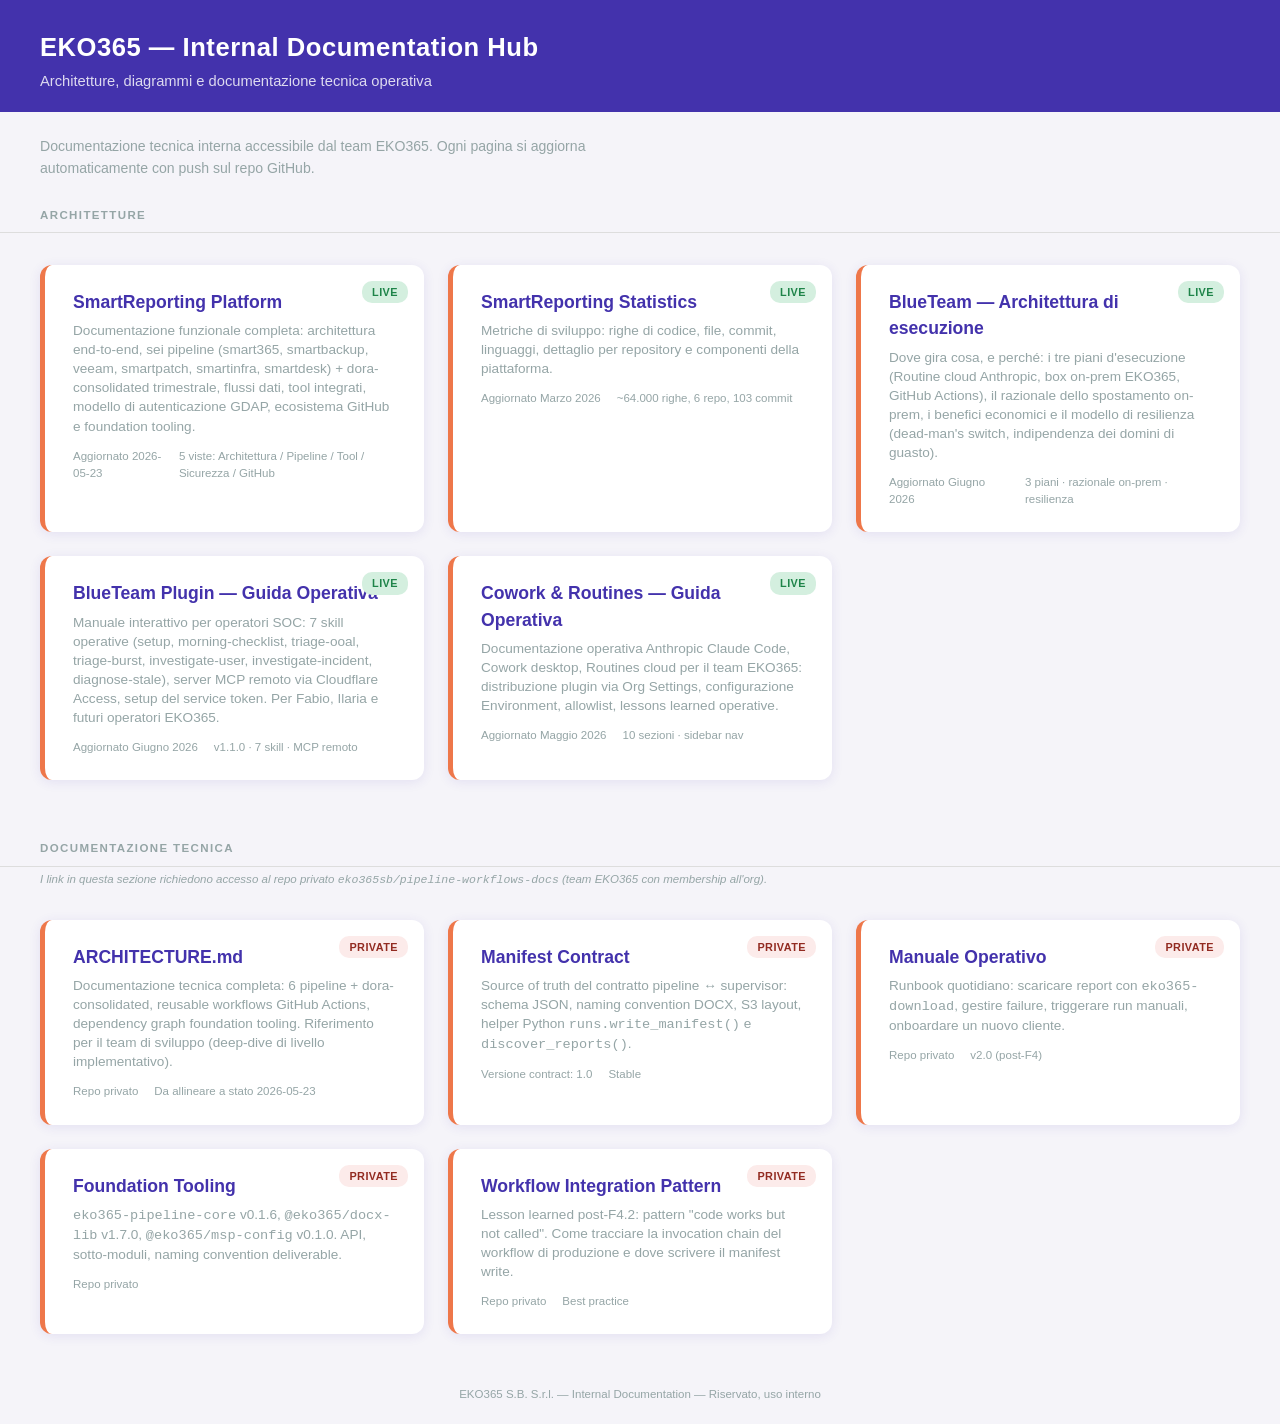
<file: index.html>
<!DOCTYPE html>
<html lang="it">
<head>
<meta charset="UTF-8">
<meta name="viewport" content="width=device-width, initial-scale=1.0">
<title>EKO365 MSSP — Internal Docs Hub</title>
<link rel="stylesheet" href="css/eko365.css">
<style>
  .hub-intro {
    padding: 24px 40px 0; font-size: 0.88rem; color: var(--gray); max-width: 720px;
  }
  .hub-section-label {
    padding: 0 40px; margin-top: 28px; font-size: 0.72rem; font-weight: 700;
    text-transform: uppercase; letter-spacing: 0.12em; color: var(--gray);
    border-bottom: 1px solid #ddd; padding-bottom: 8px;
  }
  .status-private {
    background: #FCEBEA; color: #922B21;
  }
  .access-note {
    padding: 4px 40px 0; font-size: 0.72rem; color: var(--gray); font-style: italic;
  }
</style>
</head>
<body>

<div class="eko-header">
  <h1>EKO365 — Internal Documentation Hub</h1>
  <div class="subtitle">Architetture, diagrammi e documentazione tecnica operativa</div>
</div>

<p class="hub-intro">
  Documentazione tecnica interna accessibile dal team EKO365.
  Ogni pagina si aggiorna automaticamente con push sul repo GitHub.
</p>

<!-- SEZIONE: Architetture -->
<div class="hub-section-label">Architetture</div>
<div class="hub-grid">

  <a href="reporting-platform/" class="hub-card">
    <span class="status status-live">Live</span>
    <h2>SmartReporting Platform</h2>
    <p>Documentazione funzionale completa: architettura end-to-end, sei pipeline (smart365, smartbackup, veeam, smartpatch, smartinfra, smartdesk) + dora-consolidated trimestrale, flussi dati, tool integrati, modello di autenticazione GDAP, ecosistema GitHub e foundation tooling.</p>
    <div class="meta">
      <span>Aggiornato 2026-05-23</span>
      <span>5 viste: Architettura / Pipeline / Tool / Sicurezza / GitHub</span>
    </div>
  </a>

  <a href="platform-stats/" class="hub-card">
    <span class="status status-live">Live</span>
    <h2>SmartReporting Statistics</h2>
    <p>Metriche di sviluppo: righe di codice, file, commit, linguaggi, dettaglio per repository e componenti della piattaforma.</p>
    <div class="meta">
      <span>Aggiornato Marzo 2026</span>
      <span>~64.000 righe, 6 repo, 103 commit</span>
    </div>
  </a>

  <a href="blueteam-architecture/" class="hub-card">
    <span class="status status-live">Live</span>
    <h2>BlueTeam — Architettura di esecuzione</h2>
    <p>Dove gira cosa, e perché: i tre piani d'esecuzione (Routine cloud Anthropic, box on-prem EKO365, GitHub Actions), il razionale dello spostamento on-prem, i benefici economici e il modello di resilienza (dead-man's switch, indipendenza dei domini di guasto).</p>
    <div class="meta">
      <span>Aggiornato Giugno 2026</span>
      <span>3 piani · razionale on-prem · resilienza</span>
    </div>
  </a>

  <a href="blueteam-plugin/" class="hub-card">
    <span class="status status-live">Live</span>
    <h2>BlueTeam Plugin — Guida Operativa</h2>
    <p>Manuale interattivo per operatori SOC: 7 skill operative (setup, morning-checklist, triage-ooal, triage-burst, investigate-user, investigate-incident, diagnose-stale), server MCP remoto via Cloudflare Access, setup del service token. Per Fabio, Ilaria e futuri operatori EKO365.</p>
    <div class="meta">
      <span>Aggiornato Giugno 2026</span>
      <span>v1.1.0 · 7 skill · MCP remoto</span>
    </div>
  </a>

  <a href="cowork-routines/" class="hub-card">
    <span class="status status-live">Live</span>
    <h2>Cowork &amp; Routines — Guida Operativa</h2>
    <p>Documentazione operativa Anthropic Claude Code, Cowork desktop, Routines cloud per il team EKO365: distribuzione plugin via Org Settings, configurazione Environment, allowlist, lessons learned operative.</p>
    <div class="meta">
      <span>Aggiornato Maggio 2026</span>
      <span>10 sezioni · sidebar nav</span>
    </div>
  </a>

</div>

<!-- SEZIONE: Documentazione tecnica deep -->
<div class="hub-section-label">Documentazione tecnica</div>
<p class="access-note">I link in questa sezione richiedono accesso al repo privato <code>eko365sb/pipeline-workflows-docs</code> (team EKO365 con membership all'org).</p>
<div class="hub-grid">

  <a href="https://github.com/eko365sb/pipeline-workflows-docs/blob/main/ARCHITECTURE.md" class="hub-card">
    <span class="status status-private">Private</span>
    <h2>ARCHITECTURE.md</h2>
    <p>Documentazione tecnica completa: 6 pipeline + dora-consolidated, reusable workflows GitHub Actions, dependency graph foundation tooling. Riferimento per il team di sviluppo (deep-dive di livello implementativo).</p>
    <div class="meta">
      <span>Repo privato</span>
      <span>Da allineare a stato 2026-05-23</span>
    </div>
  </a>

  <a href="https://github.com/eko365sb/pipeline-workflows-docs/blob/main/docs/manifest-contract.md" class="hub-card">
    <span class="status status-private">Private</span>
    <h2>Manifest Contract</h2>
    <p>Source of truth del contratto pipeline ↔ supervisor: schema JSON, naming convention DOCX, S3 layout, helper Python <code>runs.write_manifest()</code> e <code>discover_reports()</code>.</p>
    <div class="meta">
      <span>Versione contract: 1.0</span>
      <span>Stable</span>
    </div>
  </a>

  <a href="https://github.com/eko365sb/pipeline-workflows-docs/blob/main/docs/Manuale_Operativo_Pipeline.md" class="hub-card">
    <span class="status status-private">Private</span>
    <h2>Manuale Operativo</h2>
    <p>Runbook quotidiano: scaricare report con <code>eko365-download</code>, gestire failure, triggerare run manuali, onboardare un nuovo cliente.</p>
    <div class="meta">
      <span>Repo privato</span>
      <span>v2.0 (post-F4)</span>
    </div>
  </a>

  <a href="https://github.com/eko365sb/pipeline-workflows-docs/blob/main/docs/foundation-tooling.md" class="hub-card">
    <span class="status status-private">Private</span>
    <h2>Foundation Tooling</h2>
    <p><code>eko365-pipeline-core</code> v0.1.6, <code>@eko365/docx-lib</code> v1.7.0, <code>@eko365/msp-config</code> v0.1.0. API, sotto-moduli, naming convention deliverable.</p>
    <div class="meta">
      <span>Repo privato</span>
    </div>
  </a>

  <a href="https://github.com/eko365sb/pipeline-workflows-docs/blob/main/docs/workflow-integration-pattern.md" class="hub-card">
    <span class="status status-private">Private</span>
    <h2>Workflow Integration Pattern</h2>
    <p>Lesson learned post-F4.2: pattern "code works but not called". Come tracciare la invocation chain del workflow di produzione e dove scrivere il manifest write.</p>
    <div class="meta">
      <span>Repo privato</span>
      <span>Best practice</span>
    </div>
  </a>

</div>

<!-- SEZIONE: Procedure (placeholder per futuro) -->
<!--
<div class="hub-section-label">Procedure Operative</div>
<div class="hub-grid">
</div>
-->

<div class="eko-footer">
  EKO365 S.B. S.r.l. &mdash; Internal Documentation &mdash; Riservato, uso interno
</div>

</body>
</html>
</file>
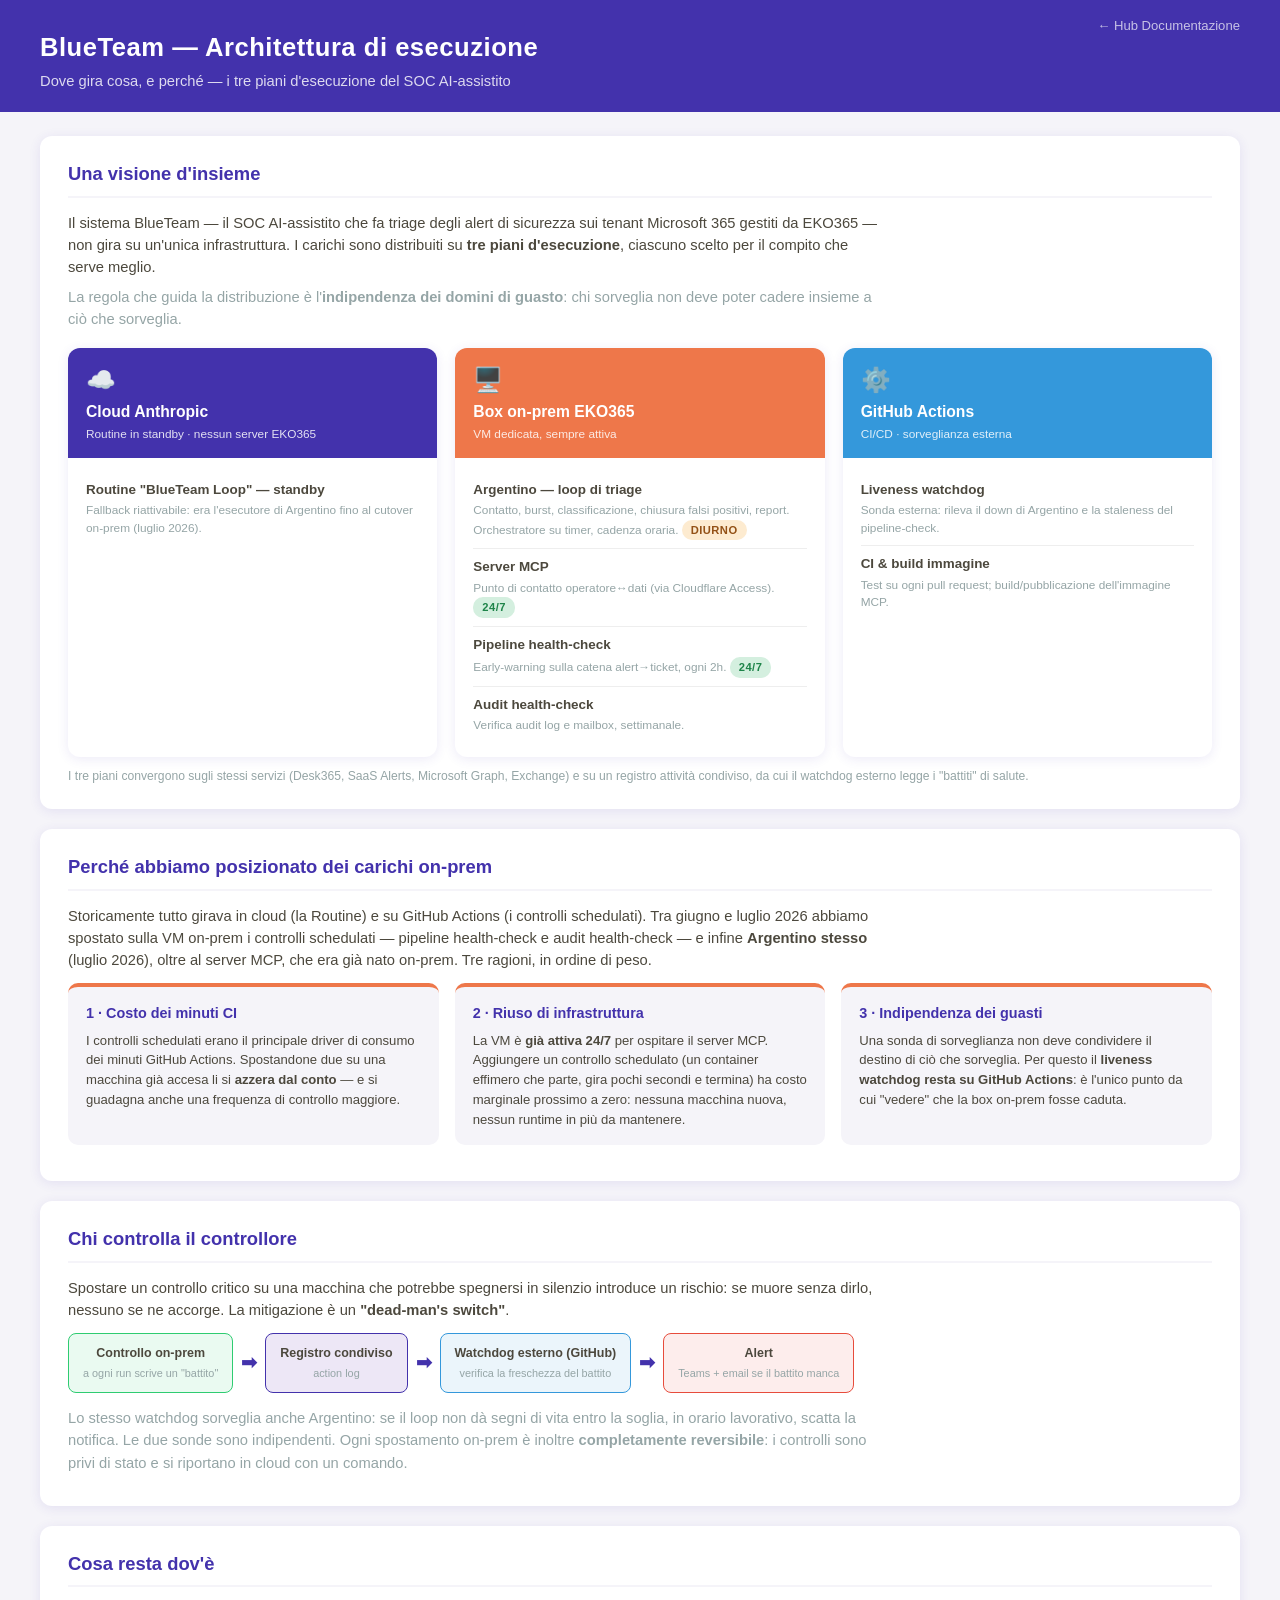
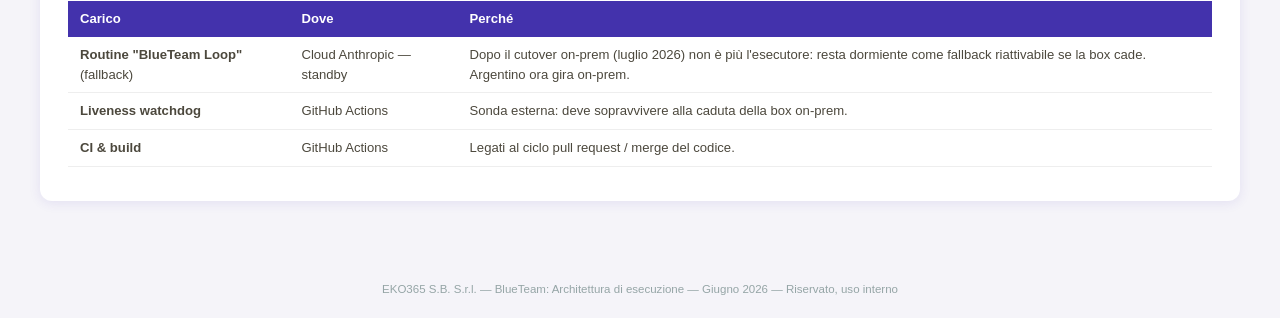
<file: blueteam-architecture/index.html>
<!DOCTYPE html>
<html lang="it">
<head>
<meta charset="UTF-8">
<meta name="viewport" content="width=device-width, initial-scale=1.0">
<title>BlueTeam — Architettura di esecuzione — EKO365 Docs</title>
<link rel="stylesheet" href="../css/eko365.css">
<style>
  .lead { font-size: 0.92rem; color: var(--dark); max-width: 820px; margin-bottom: 8px; }
  .lead.muted { color: var(--gray); }

  /* ---- TRE PIANI ---- */
  .planes { display: grid; grid-template-columns: repeat(3, 1fr); gap: 18px; margin: 18px 0 6px; }
  .plane {
    background: var(--white); border-radius: 12px; box-shadow: var(--shadow);
    overflow: hidden; display: flex; flex-direction: column;
  }
  .plane-head { padding: 14px 18px; color: var(--white); }
  .plane-head .icon { font-size: 1.5rem; }
  .plane-head .ptitle { font-weight: 700; font-size: 0.98rem; margin-top: 2px; }
  .plane-head .pwhere { font-size: 0.74rem; opacity: 0.85; margin-top: 2px; }
  .plane.cloud   .plane-head { background: var(--primary); }
  .plane.onprem  .plane-head { background: var(--accent); }
  .plane.github  .plane-head { background: var(--blue); }
  .plane-body { padding: 14px 18px; flex: 1; }
  .wl { padding: 8px 0; border-bottom: 1px solid #eee; }
  .wl:last-child { border-bottom: none; }
  .wl .wl-name { font-weight: 700; font-size: 0.84rem; color: var(--dark); }
  .wl .wl-meta { font-size: 0.74rem; color: var(--gray); margin-top: 2px; }

  .legend { font-size: 0.76rem; color: var(--gray); margin: 10px 0 0; }
  .pill { display:inline-block; font-size:0.7rem; font-weight:700; padding:2px 9px;
          border-radius:10px; text-transform:uppercase; letter-spacing:0.04em; }
  .pill.k247 { background:#D4EFDF; color:#1E8449; }
  .pill.day  { background:#FDEBD0; color:#935116; }

  .why-grid { display: grid; grid-template-columns: repeat(3, 1fr); gap: 16px; margin: 12px 0; }
  .why-card { background: var(--light); border-radius: 10px; padding: 16px 18px; border-top: 4px solid var(--accent); }
  .why-card h4 { font-size: 0.9rem; color: var(--primary); margin-bottom: 6px; }
  .why-card p { font-size: 0.82rem; color: var(--dark); }

  @media (max-width: 900px) {
    .planes, .why-grid { grid-template-columns: 1fr; }
  }
</style>
</head>
<body>

<div class="eko-header">
  <h1>BlueTeam — Architettura di esecuzione</h1>
  <div class="subtitle">Dove gira cosa, e perché — i tre piani d'esecuzione del SOC AI-assistito</div>
  <a href="../" class="back-link">&larr; Hub Documentazione</a>
</div>

<div style="padding: 24px 40px 40px;">

  <!-- ───────────────── PANORAMICA ───────────────── -->
  <div class="detail-section">
    <h2>Una visione d'insieme</h2>
    <p class="lead">
      Il sistema BlueTeam — il SOC AI-assistito che fa triage degli alert di sicurezza
      sui tenant Microsoft 365 gestiti da EKO365 — non gira su un'unica infrastruttura.
      I carichi sono distribuiti su <strong>tre piani d'esecuzione</strong>, ciascuno
      scelto per il compito che serve meglio.
    </p>
    <p class="lead muted">
      La regola che guida la distribuzione è l'<strong>indipendenza dei domini di
      guasto</strong>: chi sorveglia non deve poter cadere insieme a ciò che sorveglia.
    </p>

    <div class="planes">

      <!-- CLOUD ANTHROPIC -->
      <div class="plane cloud">
        <div class="plane-head">
          <div class="icon">&#9729;&#65039;</div>
          <div class="ptitle">Cloud Anthropic</div>
          <div class="pwhere">Routine in standby &middot; nessun server EKO365</div>
        </div>
        <div class="plane-body">
          <div class="wl">
            <div class="wl-name">Routine "BlueTeam Loop" — standby</div>
            <div class="wl-meta">Fallback riattivabile: era l'esecutore di Argentino fino al cutover on-prem (luglio 2026).</div>
          </div>
        </div>
      </div>

      <!-- ON-PREM -->
      <div class="plane onprem">
        <div class="plane-head">
          <div class="icon">&#128421;&#65039;</div>
          <div class="ptitle">Box on-prem EKO365</div>
          <div class="pwhere">VM dedicata, sempre attiva</div>
        </div>
        <div class="plane-body">
          <div class="wl">
            <div class="wl-name">Argentino — loop di triage</div>
            <div class="wl-meta">Contatto, burst, classificazione, chiusura falsi positivi, report. Orchestratore su timer, cadenza oraria. <span class="pill day">Diurno</span></div>
          </div>
          <div class="wl">
            <div class="wl-name">Server MCP</div>
            <div class="wl-meta">Punto di contatto operatore&harr;dati (via Cloudflare Access). <span class="pill k247">24/7</span></div>
          </div>
          <div class="wl">
            <div class="wl-name">Pipeline health-check</div>
            <div class="wl-meta">Early-warning sulla catena alert&rarr;ticket, ogni 2h. <span class="pill k247">24/7</span></div>
          </div>
          <div class="wl">
            <div class="wl-name">Audit health-check</div>
            <div class="wl-meta">Verifica audit log e mailbox, settimanale.</div>
          </div>
        </div>
      </div>

      <!-- GITHUB ACTIONS -->
      <div class="plane github">
        <div class="plane-head">
          <div class="icon">&#9881;&#65039;</div>
          <div class="ptitle">GitHub Actions</div>
          <div class="pwhere">CI/CD &middot; sorveglianza esterna</div>
        </div>
        <div class="plane-body">
          <div class="wl">
            <div class="wl-name">Liveness watchdog</div>
            <div class="wl-meta">Sonda esterna: rileva il down di Argentino e la staleness del pipeline-check.</div>
          </div>
          <div class="wl">
            <div class="wl-name">CI &amp; build immagine</div>
            <div class="wl-meta">Test su ogni pull request; build/pubblicazione dell'immagine MCP.</div>
          </div>
        </div>
      </div>

    </div>

    <p class="legend">
      I tre piani convergono sugli stessi servizi (Desk365, SaaS Alerts, Microsoft
      Graph, Exchange) e su un registro attività condiviso, da cui il watchdog esterno
      legge i "battiti" di salute.
    </p>
  </div>

  <!-- ───────────────── PERCHÉ ON-PREM ───────────────── -->
  <div class="detail-section">
    <h2>Perché abbiamo posizionato dei carichi on-prem</h2>
    <p class="lead">
      Storicamente tutto girava in cloud (la Routine) e su GitHub Actions (i controlli
      schedulati). Tra giugno e luglio 2026 abbiamo spostato sulla VM on-prem i controlli
      schedulati — pipeline health-check e audit health-check — e infine <strong>Argentino
      stesso</strong> (luglio 2026), oltre al server
      MCP, che era già nato on-prem. Tre ragioni, in ordine di peso.
    </p>

    <div class="why-grid">
      <div class="why-card">
        <h4>1 &middot; Costo dei minuti CI</h4>
        <p>I controlli schedulati erano il principale driver di consumo dei minuti
        GitHub Actions. Spostandone due su una macchina già accesa li si <strong>azzera
        dal conto</strong> — e si guadagna anche una frequenza di controllo maggiore.</p>
      </div>
      <div class="why-card">
        <h4>2 &middot; Riuso di infrastruttura</h4>
        <p>La VM è <strong>già attiva 24/7</strong> per ospitare il server MCP. Aggiungere
        un controllo schedulato (un container effimero che parte, gira pochi secondi e
        termina) ha costo marginale prossimo a zero: nessuna macchina nuova, nessun
        runtime in più da mantenere.</p>
      </div>
      <div class="why-card">
        <h4>3 &middot; Indipendenza dei guasti</h4>
        <p>Una sonda di sorveglianza non deve condividere il destino di ciò che
        sorveglia. Per questo il <strong>liveness watchdog resta su GitHub Actions</strong>:
        è l'unico punto da cui "vedere" che la box on-prem fosse caduta.</p>
      </div>
    </div>
  </div>

  <!-- ───────────────── RESILIENZA ───────────────── -->
  <div class="detail-section">
    <h2>Chi controlla il controllore</h2>
    <p class="lead">
      Spostare un controllo critico su una macchina che potrebbe spegnersi in silenzio
      introduce un rischio: se muore senza dirlo, nessuno se ne accorge. La mitigazione è
      un <strong>"dead-man's switch"</strong>.
    </p>

    <div class="flow">
      <div class="flow-step process"><strong>Controllo on-prem</strong><small>a ogni run scrive un "battito"</small></div>
      <span class="flow-arrow">&#x27A1;</span>
      <div class="flow-step storage"><strong>Registro condiviso</strong><small>action log</small></div>
      <span class="flow-arrow">&#x27A1;</span>
      <div class="flow-step source"><strong>Watchdog esterno (GitHub)</strong><small>verifica la freschezza del battito</small></div>
      <span class="flow-arrow">&#x27A1;</span>
      <div class="flow-step deliver"><strong>Alert</strong><small>Teams + email se il battito manca</small></div>
    </div>

    <p class="lead muted" style="margin-top:14px;">
      Lo stesso watchdog sorveglia anche Argentino: se il loop non dà segni di vita
      entro la soglia, in orario lavorativo, scatta la notifica. Le due sonde sono
      indipendenti. Ogni spostamento on-prem è inoltre <strong>completamente
      reversibile</strong>: i controlli sono privi di stato e si riportano in cloud con
      un comando.
    </p>
  </div>

  <!-- ───────────────── COSA NON È ON-PREM ───────────────── -->
  <div class="detail-section">
    <h2>Cosa resta dov'è</h2>
    <table class="tech-table">
      <thead><tr><th>Carico</th><th>Dove</th><th>Perché</th></tr></thead>
      <tbody>
        <tr>
          <td><strong>Routine "BlueTeam Loop"</strong> (fallback)</td>
          <td>Cloud Anthropic &mdash; standby</td>
          <td>Dopo il cutover on-prem (luglio 2026) non è più l'esecutore: resta dormiente come fallback riattivabile se la box cade. Argentino ora gira on-prem.</td>
        </tr>
        <tr>
          <td><strong>Liveness watchdog</strong></td>
          <td>GitHub Actions</td>
          <td>Sonda esterna: deve sopravvivere alla caduta della box on-prem.</td>
        </tr>
        <tr>
          <td><strong>CI &amp; build</strong></td>
          <td>GitHub Actions</td>
          <td>Legati al ciclo pull request / merge del codice.</td>
        </tr>
      </tbody>
    </table>
  </div>

</div>

<div class="eko-footer">
  EKO365 S.B. S.r.l. &mdash; BlueTeam: Architettura di esecuzione &mdash; Giugno 2026 &mdash; Riservato, uso interno
</div>

</body>
</html>
</file>
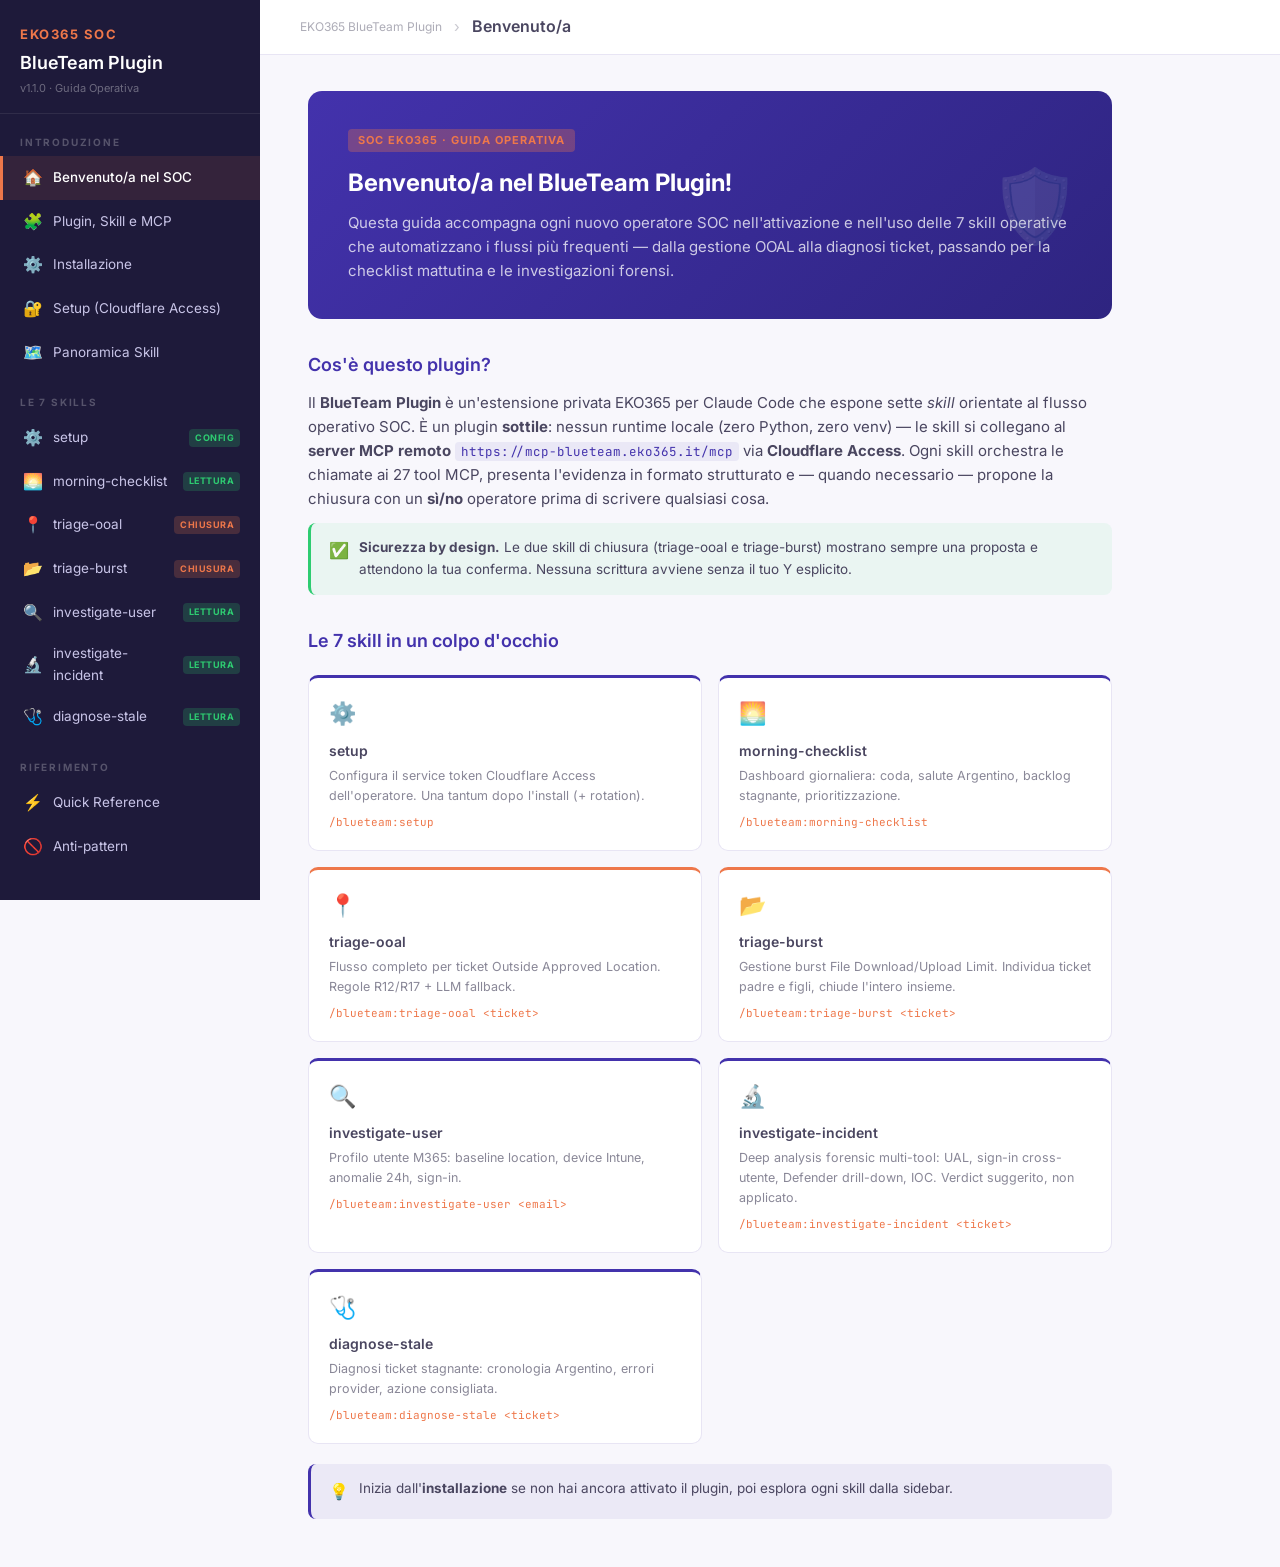
<file: blueteam-plugin/index.html>
<!DOCTYPE html>
<html lang="it">
<head>
<meta charset="UTF-8">
<meta name="viewport" content="width=device-width, initial-scale=1.0">
<title>EKO365 BlueTeam Plugin — Guida Operativa</title>
<style>
  @import url('https://fonts.googleapis.com/css2?family=Inter:wght@300;400;500;600;700&family=JetBrains+Mono:wght@400;500&display=swap');

  :root {
    --orange:   #EE774A;
    --purple:   #4332AC;
    --body:     #4A4660;
    --bg:       #F8F7FC;
    --sidebar-bg: #1E1A3A;
    --sidebar-text: #C9C5E8;
    --sidebar-active: #EE774A;
    --card-bg:  #FFFFFF;
    --border:   #E8E5F4;
    --green:    #2ECC71;
    --yellow:   #F39C12;
    --red:      #E74C3C;
    --blue:     #3498DB;
    --code-bg:  #1E1A3A;
    --row-alt:  #F5F4F9;
  }

  * { box-sizing: border-box; margin: 0; padding: 0; }

  body {
    font-family: 'Inter', 'Century Gothic', sans-serif;
    color: var(--body);
    background: var(--bg);
    display: flex;
    min-height: 100vh;
    font-size: 15px;
    line-height: 1.6;
  }

  /* ── SIDEBAR ── */
  #sidebar {
    width: 260px;
    min-width: 260px;
    background: var(--sidebar-bg);
    color: var(--sidebar-text);
    display: flex;
    flex-direction: column;
    position: fixed;
    top: 0; left: 0; bottom: 0;
    overflow-y: auto;
    z-index: 100;
  }

  .sidebar-logo {
    padding: 24px 20px 16px;
    border-bottom: 1px solid rgba(255,255,255,0.08);
  }
  .sidebar-logo .brand {
    font-size: 13px;
    font-weight: 700;
    color: var(--orange);
    letter-spacing: 1.5px;
    text-transform: uppercase;
  }
  .sidebar-logo .plugin-name {
    font-size: 18px;
    font-weight: 600;
    color: #fff;
    margin-top: 4px;
  }
  .sidebar-logo .version {
    font-size: 11px;
    color: rgba(255,255,255,0.35);
    margin-top: 2px;
  }

  .sidebar-section-label {
    font-size: 10px;
    font-weight: 700;
    letter-spacing: 1.8px;
    text-transform: uppercase;
    color: rgba(255,255,255,0.25);
    padding: 20px 20px 6px;
  }

  .sidebar-item {
    display: flex;
    align-items: center;
    gap: 10px;
    padding: 9px 20px;
    cursor: pointer;
    border-left: 3px solid transparent;
    transition: all 0.15s;
    font-size: 13.5px;
    color: var(--sidebar-text);
    text-decoration: none;
  }
  .sidebar-item:hover {
    background: rgba(255,255,255,0.05);
    color: #fff;
  }
  .sidebar-item.active {
    border-left-color: var(--orange);
    background: rgba(238,119,74,0.1);
    color: #fff;
    font-weight: 500;
  }
  .sidebar-item .icon {
    font-size: 16px;
    width: 20px;
    text-align: center;
    flex-shrink: 0;
  }

  .badge-type {
    margin-left: auto;
    font-size: 9px;
    font-weight: 700;
    padding: 2px 6px;
    border-radius: 4px;
    text-transform: uppercase;
    letter-spacing: 0.5px;
  }
  .badge-readonly  { background: rgba(46,204,113,0.2); color: #2ECC71; }
  .badge-write     { background: rgba(238,119,74,0.2); color: var(--orange); }

  /* ── MAIN ── */
  #main {
    margin-left: 260px;
    flex: 1;
    overflow-y: auto;
  }

  .section { display: none; }
  .section.visible { display: block; }

  /* ── TOP BAR ── */
  .topbar {
    background: white;
    border-bottom: 1px solid var(--border);
    padding: 14px 40px;
    display: flex;
    align-items: center;
    gap: 12px;
    position: sticky; top: 0; z-index: 50;
  }
  .topbar-breadcrumb {
    font-size: 12px;
    color: rgba(74,70,96,0.45);
  }
  .topbar-title {
    font-size: 16px;
    font-weight: 600;
    color: var(--body);
  }

  /* ── CONTENT ── */
  .content {
    padding: 36px 48px;
    max-width: 900px;
  }

  h1 { font-size: 26px; font-weight: 700; color: var(--purple); margin-bottom: 8px; }
  h2 { font-size: 18px; font-weight: 600; color: var(--purple); margin: 32px 0 12px; }
  h3 { font-size: 15px; font-weight: 600; color: var(--body); margin: 20px 0 8px; }
  p  { margin-bottom: 12px; }

  .subtitle {
    font-size: 15px;
    color: rgba(74,70,96,0.6);
    margin-bottom: 28px;
  }

  /* ── SKILL HERO ── */
  .skill-hero {
    background: var(--card-bg);
    border: 1px solid var(--border);
    border-radius: 12px;
    padding: 24px 28px;
    margin-bottom: 28px;
    display: flex;
    gap: 20px;
    align-items: flex-start;
  }
  .skill-hero-icon {
    width: 52px; height: 52px;
    border-radius: 12px;
    display: flex; align-items: center; justify-content: center;
    font-size: 24px;
    flex-shrink: 0;
  }
  .bg-orange { background: rgba(238,119,74,0.12); }
  .bg-purple { background: rgba(67,50,172,0.12); }
  .bg-green  { background: rgba(46,204,113,0.12); }
  .bg-blue   { background: rgba(52,152,219,0.12); }
  .bg-red    { background: rgba(231,76,60,0.12); }

  .skill-hero-body h1 { font-size: 22px; margin-bottom: 4px; }
  .skill-hero-meta { display: flex; gap: 8px; flex-wrap: wrap; margin-top: 8px; }

  .chip {
    font-size: 11px; font-weight: 600;
    padding: 3px 10px; border-radius: 20px;
    letter-spacing: 0.3px;
  }
  .chip-readonly { background: rgba(46,204,113,0.12); color: #27AE60; }
  .chip-write    { background: rgba(238,119,74,0.12); color: #D35400; }
  .chip-freq     { background: rgba(67,50,172,0.1); color: var(--purple); }
  .chip-trigger  { background: rgba(74,70,96,0.08); color: var(--body); }

  /* ── CARDS ── */
  .card {
    background: var(--card-bg);
    border: 1px solid var(--border);
    border-radius: 10px;
    padding: 20px 24px;
    margin-bottom: 16px;
  }
  .card-title {
    font-size: 12px; font-weight: 700;
    letter-spacing: 1px; text-transform: uppercase;
    color: rgba(74,70,96,0.45);
    margin-bottom: 12px;
  }

  /* ── STEPS ── */
  .steps { list-style: none; }
  .steps li {
    display: flex; gap: 14px;
    padding: 12px 0;
    border-bottom: 1px solid var(--border);
  }
  .steps li:last-child { border-bottom: none; padding-bottom: 0; }
  .step-num {
    width: 26px; height: 26px;
    background: var(--purple);
    color: white;
    border-radius: 50%;
    font-size: 12px; font-weight: 700;
    display: flex; align-items: center; justify-content: center;
    flex-shrink: 0; margin-top: 1px;
  }
  .step-body { flex: 1; }
  .step-title { font-weight: 600; color: var(--body); margin-bottom: 4px; }
  .step-desc  { font-size: 13.5px; color: rgba(74,70,96,0.75); }

  /* ── CODE ── */
  .code-block {
    background: var(--code-bg);
    border-radius: 8px;
    padding: 14px 18px;
    margin: 10px 0;
    position: relative;
  }
  .code-block pre {
    font-family: 'JetBrains Mono', 'Courier New', monospace;
    font-size: 13px;
    color: #C9C5E8;
    white-space: pre;
    overflow-x: auto;
  }
  .code-block .copy-btn {
    position: absolute; top: 10px; right: 10px;
    background: rgba(255,255,255,0.1);
    border: none; border-radius: 5px;
    color: rgba(255,255,255,0.6);
    font-size: 11px; font-weight: 600;
    padding: 4px 10px; cursor: pointer;
    transition: all 0.15s;
  }
  .code-block .copy-btn:hover { background: rgba(255,255,255,0.2); color: white; }
  .code-block .copy-btn.copied { background: rgba(46,204,113,0.3); color: #2ECC71; }

  .inline-code {
    font-family: 'JetBrains Mono', monospace;
    font-size: 12.5px;
    background: rgba(67,50,172,0.08);
    color: var(--purple);
    padding: 1px 6px;
    border-radius: 4px;
  }

  /* ── COMMAND PILL ── */
  .command-pill {
    display: inline-flex; align-items: center; gap: 8px;
    background: var(--code-bg);
    border-radius: 8px;
    padding: 8px 14px;
    font-family: 'JetBrains Mono', monospace;
    font-size: 14px; font-weight: 500;
    color: var(--orange);
    cursor: pointer;
    border: 1px solid rgba(238,119,74,0.3);
    transition: all 0.15s;
    margin: 4px 0;
  }
  .command-pill:hover { border-color: var(--orange); background: #2A2550; }
  .command-pill .cp-icon { font-size: 12px; }

  /* ── OUTPUT PREVIEW ── */
  .output-preview {
    background: #0F0D1F;
    border: 1px solid rgba(238,119,74,0.2);
    border-radius: 8px;
    padding: 16px 18px;
    font-family: 'JetBrains Mono', monospace;
    font-size: 12.5px;
    color: #A8A3C9;
    line-height: 1.7;
    margin: 8px 0;
  }
  .output-preview .o-header { color: var(--orange); font-weight: 600; }
  .output-preview .o-section { color: #7EC8E3; }
  .output-preview .o-ok    { color: #2ECC71; }
  .output-preview .o-warn  { color: #F39C12; }
  .output-preview .o-dim   { color: #5A556E; }

  /* ── WARNING / NOTE ── */
  .callout {
    border-radius: 8px;
    padding: 14px 18px;
    margin: 12px 0;
    display: flex; gap: 10px;
    font-size: 13.5px;
  }
  .callout-warn  { background: rgba(243,156,18,0.08); border-left: 3px solid var(--yellow); }
  .callout-error { background: rgba(231,76,60,0.07);  border-left: 3px solid var(--red); }
  .callout-ok    { background: rgba(46,204,113,0.07); border-left: 3px solid var(--green); }
  .callout-info  { background: rgba(67,50,172,0.07);  border-left: 3px solid var(--purple); }
  .callout-icon  { font-size: 16px; margin-top: 1px; flex-shrink: 0; }

  /* ── TABLE ── */
  table { width: 100%; border-collapse: collapse; margin: 12px 0; font-size: 13.5px; }
  th {
    background: var(--purple);
    color: white;
    padding: 9px 14px;
    text-align: left;
    font-size: 12px; font-weight: 600;
    letter-spacing: 0.3px;
  }
  th:first-child { border-radius: 6px 0 0 0; }
  th:last-child  { border-radius: 0 6px 0 0; }
  td { padding: 9px 14px; border-bottom: 1px solid var(--border); }
  tr:nth-child(even) td { background: var(--row-alt); }

  /* ── GRID OVERVIEW ── */
  .skills-grid {
    display: grid;
    grid-template-columns: repeat(auto-fill, minmax(260px, 1fr));
    gap: 16px;
    margin: 20px 0;
  }
  .skill-card {
    background: var(--card-bg);
    border: 1px solid var(--border);
    border-radius: 10px;
    padding: 18px 20px;
    cursor: pointer;
    transition: all 0.15s;
    border-top: 3px solid var(--purple);
  }
  .skill-card:hover {
    box-shadow: 0 4px 16px rgba(67,50,172,0.12);
    transform: translateY(-2px);
  }
  .skill-card.orange-top { border-top-color: var(--orange); }
  .skill-card h3 { font-size: 14px; margin: 8px 0 4px; }
  .skill-card p  { font-size: 12.5px; color: rgba(74,70,96,0.65); margin: 0; }
  .skill-card .sc-icon { font-size: 22px; }
  .skill-card .sc-cmd  {
    font-family: 'JetBrains Mono', monospace;
    font-size: 11px;
    color: var(--orange);
    margin-top: 8px;
  }

  /* ── DIVIDER ── */
  .divider {
    border: none;
    border-top: 1px solid var(--border);
    margin: 28px 0;
  }

  /* ── RULE CARDS ── */
  .rule-card {
    background: var(--card-bg);
    border: 1px solid var(--border);
    border-radius: 8px;
    padding: 14px 18px;
    margin-bottom: 10px;
    display: flex; gap: 14px; align-items: flex-start;
  }
  .rule-badge {
    font-family: 'JetBrains Mono', monospace;
    font-size: 12px; font-weight: 700;
    background: var(--purple);
    color: white;
    padding: 3px 9px;
    border-radius: 5px;
    white-space: nowrap;
    margin-top: 2px;
  }
  .rule-badge.orange { background: var(--orange); }
  .rule-body { flex: 1; font-size: 13.5px; }
  .rule-body strong { color: var(--body); }

  /* ── ANTIPATTERN ── */
  .antipattern {
    display: flex; gap: 10px;
    background: rgba(231,76,60,0.05);
    border-radius: 7px;
    padding: 11px 14px;
    margin-bottom: 8px;
    font-size: 13.5px;
    border-left: 3px solid var(--red);
  }
  .antipattern .ap-icon { color: var(--red); flex-shrink: 0; margin-top: 1px; }

  /* ── WELCOME HERO ── */
  .welcome-hero {
    background: linear-gradient(135deg, var(--purple) 0%, #2E2480 100%);
    border-radius: 14px;
    padding: 36px 40px;
    color: white;
    margin-bottom: 32px;
    position: relative;
    overflow: hidden;
  }
  .welcome-hero::after {
    content: '🛡️';
    position: absolute;
    right: 32px; top: 50%;
    transform: translateY(-50%);
    font-size: 72px;
    opacity: 0.15;
  }
  .welcome-hero h1 { color: white; font-size: 24px; margin-bottom: 8px; }
  .welcome-hero p  { color: rgba(255,255,255,0.75); font-size: 15px; margin: 0; }
  .welcome-hero .wh-tag {
    display: inline-block;
    background: rgba(238,119,74,0.3);
    color: var(--orange);
    font-size: 11px; font-weight: 700;
    letter-spacing: 1px; text-transform: uppercase;
    padding: 3px 10px; border-radius: 4px;
    margin-bottom: 12px;
  }

  /* ── PROGRESS INSTALL ── */
  .install-step {
    display: flex; gap: 16px;
    margin-bottom: 20px;
    position: relative;
  }
  .install-step::before {
    content: '';
    position: absolute;
    left: 19px; top: 36px;
    width: 2px;
    height: calc(100% - 10px);
    background: var(--border);
  }
  .install-step:last-child::before { display: none; }
  .is-num {
    width: 38px; height: 38px;
    background: var(--purple);
    color: white;
    border-radius: 50%;
    display: flex; align-items: center; justify-content: center;
    font-weight: 700; font-size: 14px;
    flex-shrink: 0;
    z-index: 1;
  }
  .is-body { flex: 1; padding-top: 6px; }
  .is-title { font-weight: 600; margin-bottom: 6px; }
  .is-desc  { font-size: 13.5px; color: rgba(74,70,96,0.7); margin-bottom: 8px; }

  /* ── SCROLLBAR ── */
  #sidebar::-webkit-scrollbar { width: 4px; }
  #sidebar::-webkit-scrollbar-track { background: transparent; }
  #sidebar::-webkit-scrollbar-thumb { background: rgba(255,255,255,0.15); border-radius: 2px; }

  /* ── DECISION FLOW ── */
  .flow-box {
    border: 1.5px solid var(--border);
    border-radius: 8px;
    padding: 12px 16px;
    margin: 8px 0;
    font-size: 13.5px;
    background: white;
  }
  .flow-arrow {
    text-align: center;
    color: rgba(74,70,96,0.35);
    font-size: 18px;
    margin: 2px 0;
  }
  .flow-decision {
    background: rgba(67,50,172,0.07);
    border-color: var(--purple);
    border-style: dashed;
    font-weight: 500;
  }
  .flow-ok { border-color: var(--green); }
  .flow-warn { border-color: var(--yellow); }
  .flow-error { border-color: var(--red); }

  /* ── QUICK REF ── */
  .qr-row {
    display: flex; align-items: center; gap: 12px;
    padding: 12px 16px;
    border-bottom: 1px solid var(--border);
    font-size: 13.5px;
  }
  .qr-row:last-child { border-bottom: none; }
  .qr-skill { width: 130px; font-weight: 600; flex-shrink: 0; }
  .qr-cmd {
    font-family: 'JetBrains Mono', monospace;
    font-size: 12px;
    color: var(--orange);
    width: 200px; flex-shrink: 0;
  }
  .qr-desc { flex: 1; color: rgba(74,70,96,0.7); }
  .qr-type { flex-shrink: 0; }

  /* ── LINGUAGGIO NATURALE ── */
  .nl-table { width: 100%; border-collapse: collapse; margin: 14px 0; }
  .nl-table td { padding: 0; vertical-align: middle; }
  .nl-bubble {
    background: white;
    border: 1.5px solid var(--border);
    border-radius: 14px 14px 14px 4px;
    padding: 9px 14px;
    font-size: 13.5px;
    color: var(--body);
    display: inline-block;
    max-width: 100%;
    line-height: 1.4;
  }
  .nl-bubble .nl-tenant {
    font-size: 10.5px;
    font-weight: 700;
    letter-spacing: 0.8px;
    text-transform: uppercase;
    color: var(--orange);
    margin-bottom: 2px;
  }
  .nl-arrow {
    text-align: center;
    font-size: 18px;
    color: rgba(74,70,96,0.25);
    padding: 0 10px;
    white-space: nowrap;
  }
  .nl-cmd {
    font-family: 'JetBrains Mono', monospace;
    font-size: 12px;
    font-weight: 600;
    color: var(--orange);
    background: rgba(238,119,74,0.08);
    border: 1px solid rgba(238,119,74,0.25);
    border-radius: 6px;
    padding: 5px 10px;
    white-space: nowrap;
  }
  .nl-row { display: flex; align-items: center; gap: 10px; margin-bottom: 10px; }
  .nl-row:last-child { margin-bottom: 0; }

  .nl-skill-block {
    background: var(--card-bg);
    border: 1px solid var(--border);
    border-radius: 10px;
    padding: 16px 20px;
    margin: 14px 0 0;
  }
  .nl-skill-block .nl-label {
    font-size: 11px; font-weight: 700;
    letter-spacing: 1.2px; text-transform: uppercase;
    color: rgba(74,70,96,0.35);
    margin-bottom: 12px;
  }
</style>
</head>
<body>

<!-- ══════════════════════════════════════════
     SIDEBAR
══════════════════════════════════════════ -->
<nav id="sidebar">
  <div class="sidebar-logo">
    <div class="brand">EKO365 SOC</div>
    <div class="plugin-name">BlueTeam Plugin</div>
    <div class="version">v1.1.0 · Guida Operativa</div>
  </div>

  <div class="sidebar-section-label">Introduzione</div>
  <a class="sidebar-item active" onclick="show('welcome')" href="#">
    <span class="icon">🏠</span> Benvenuto/a nel SOC
  </a>
  <a class="sidebar-item" onclick="show('concepts')" href="#">
    <span class="icon">🧩</span> Plugin, Skill e MCP
  </a>
  <a class="sidebar-item" onclick="show('install')" href="#">
    <span class="icon">⚙️</span> Installazione
  </a>
  <a class="sidebar-item" onclick="show('credentials')" href="#">
    <span class="icon">🔐</span> Setup (Cloudflare Access)
  </a>
  <a class="sidebar-item" onclick="show('overview')" href="#">
    <span class="icon">🗺️</span> Panoramica Skill
  </a>

  <div class="sidebar-section-label">Le 7 Skills</div>
  <a class="sidebar-item" onclick="show('setup-skill')" href="#">
    <span class="icon">⚙️</span> setup
    <span class="badge-type badge-readonly">config</span>
  </a>
  <a class="sidebar-item" onclick="show('morning')" href="#">
    <span class="icon">🌅</span> morning-checklist
    <span class="badge-type badge-readonly">lettura</span>
  </a>
  <a class="sidebar-item" onclick="show('triage-ooal')" href="#">
    <span class="icon">📍</span> triage-ooal
    <span class="badge-type badge-write">chiusura</span>
  </a>
  <a class="sidebar-item" onclick="show('triage-burst')" href="#">
    <span class="icon">📂</span> triage-burst
    <span class="badge-type badge-write">chiusura</span>
  </a>
  <a class="sidebar-item" onclick="show('investigate')" href="#">
    <span class="icon">🔍</span> investigate-user
    <span class="badge-type badge-readonly">lettura</span>
  </a>
  <a class="sidebar-item" onclick="show('investigate-incident')" href="#">
    <span class="icon">🔬</span> investigate-incident
    <span class="badge-type badge-readonly">lettura</span>
  </a>
  <a class="sidebar-item" onclick="show('diagnose')" href="#">
    <span class="icon">🩺</span> diagnose-stale
    <span class="badge-type badge-readonly">lettura</span>
  </a>

  <div class="sidebar-section-label">Riferimento</div>
  <a class="sidebar-item" onclick="show('quickref')" href="#">
    <span class="icon">⚡</span> Quick Reference
  </a>
  <a class="sidebar-item" onclick="show('antipatterns')" href="#">
    <span class="icon">🚫</span> Anti-pattern
  </a>
</nav>

<!-- ══════════════════════════════════════════
     MAIN CONTENT
══════════════════════════════════════════ -->
<main id="main">

  <!-- ─── WELCOME ─── -->
  <div id="section-welcome" class="section visible">
    <div class="topbar">
      <span class="topbar-breadcrumb">EKO365 BlueTeam Plugin</span>
      <span style="color:rgba(74,70,96,0.3)">›</span>
      <span class="topbar-title">Benvenuto/a</span>
    </div>
    <div class="content">
      <div class="welcome-hero">
        <div class="wh-tag">SOC EKO365 · Guida Operativa</div>
        <h1>Benvenuto/a nel BlueTeam Plugin!</h1>
        <p>Questa guida accompagna ogni nuovo operatore SOC nell'attivazione e nell'uso delle 7 skill operative che automatizzano i flussi più frequenti — dalla gestione OOAL alla diagnosi ticket, passando per la checklist mattutina e le investigazioni forensi.</p>
      </div>

      <h2>Cos'è questo plugin?</h2>
      <p>Il <strong>BlueTeam Plugin</strong> è un'estensione privata EKO365 per Claude Code che espone sette <em>skill</em> orientate al flusso operativo SOC. È un plugin <strong>sottile</strong>: nessun runtime locale (zero Python, zero venv) — le skill si collegano al <strong>server MCP remoto</strong> <span class="inline-code">https://mcp-blueteam.eko365.it/mcp</span> via <strong>Cloudflare Access</strong>. Ogni skill orchestra le chiamate ai 27 tool MCP, presenta l'evidenza in formato strutturato e — quando necessario — propone la chiusura con un <strong>sì/no</strong> operatore prima di scrivere qualsiasi cosa.</p>

      <div class="callout callout-ok">
        <span class="callout-icon">✅</span>
        <div><strong>Sicurezza by design.</strong> Le due skill di chiusura (triage-ooal e triage-burst) mostrano sempre una proposta e attendono la tua conferma. Nessuna scrittura avviene senza il tuo Y esplicito.</div>
      </div>

      <h2>Le 7 skill in un colpo d'occhio</h2>
      <div class="skills-grid">
        <div class="skill-card" onclick="show('setup-skill')">
          <div class="sc-icon">⚙️</div>
          <h3>setup</h3>
          <p>Configura il service token Cloudflare Access dell'operatore. Una tantum dopo l'install (+ rotation).</p>
          <div class="sc-cmd">/blueteam:setup</div>
        </div>
        <div class="skill-card" onclick="show('morning')">
          <div class="sc-icon">🌅</div>
          <h3>morning-checklist</h3>
          <p>Dashboard giornaliera: coda, salute Argentino, backlog stagnante, prioritizzazione.</p>
          <div class="sc-cmd">/blueteam:morning-checklist</div>
        </div>
        <div class="skill-card orange-top" onclick="show('triage-ooal')">
          <div class="sc-icon">📍</div>
          <h3>triage-ooal</h3>
          <p>Flusso completo per ticket Outside Approved Location. Regole R12/R17 + LLM fallback.</p>
          <div class="sc-cmd">/blueteam:triage-ooal &lt;ticket&gt;</div>
        </div>
        <div class="skill-card orange-top" onclick="show('triage-burst')">
          <div class="sc-icon">📂</div>
          <h3>triage-burst</h3>
          <p>Gestione burst File Download/Upload Limit. Individua ticket padre e figli, chiude l'intero insieme.</p>
          <div class="sc-cmd">/blueteam:triage-burst &lt;ticket&gt;</div>
        </div>
        <div class="skill-card" onclick="show('investigate')">
          <div class="sc-icon">🔍</div>
          <h3>investigate-user</h3>
          <p>Profilo utente M365: baseline location, device Intune, anomalie 24h, sign-in.</p>
          <div class="sc-cmd">/blueteam:investigate-user &lt;email&gt;</div>
        </div>
        <div class="skill-card" onclick="show('investigate-incident')">
          <div class="sc-icon">🔬</div>
          <h3>investigate-incident</h3>
          <p>Deep analysis forensic multi-tool: UAL, sign-in cross-utente, Defender drill-down, IOC. Verdict suggerito, non applicato.</p>
          <div class="sc-cmd">/blueteam:investigate-incident &lt;ticket&gt;</div>
        </div>
        <div class="skill-card" onclick="show('diagnose')">
          <div class="sc-icon">🩺</div>
          <h3>diagnose-stale</h3>
          <p>Diagnosi ticket stagnante: cronologia Argentino, errori provider, azione consigliata.</p>
          <div class="sc-cmd">/blueteam:diagnose-stale &lt;ticket&gt;</div>
        </div>
      </div>

      <div class="callout callout-info">
        <span class="callout-icon">💡</span>
        <div>Inizia dall'<strong>installazione</strong> se non hai ancora attivato il plugin, poi esplora ogni skill dalla sidebar.</div>
      </div>
    </div>
  </div>

  <!-- ─── CONCEPTS ─── -->
  <div id="section-concepts" class="section">
    <div class="topbar">
      <span class="topbar-breadcrumb">EKO365 BlueTeam Plugin</span>
      <span style="color:rgba(74,70,96,0.3)">›</span>
      <span class="topbar-title">Plugin, Skill e MCP</span>
    </div>
    <div class="content">
      <h1>🧩 Plugin, Skill e MCP — come funzionano</h1>
      <p class="subtitle">Tre concetti fondamentali per capire cosa fa il BlueTeam Plugin sotto il cofano.</p>

      <!-- CLAUDE -->
      <div class="card" style="border-top: 3px solid var(--purple); margin-bottom: 24px;">
        <div style="display:flex; gap:16px; align-items:flex-start;">
          <div class="skill-hero-icon bg-purple" style="width:44px;height:44px;font-size:20px;flex-shrink:0;">🤖</div>
          <div>
            <h3 style="margin-top:0;">Claude — l'assistente</h3>
            <p style="margin-bottom:8px;">Claude è il modello linguistico di Anthropic che fa da cervello dell'intero sistema. Nelle sessioni Cowork o Claude Code, Claude non si limita a rispondere: <strong>ragiona, pianifica, chiama strumenti esterni e presenta i risultati</strong> in formato strutturato per l'operatore.</p>
            <p style="margin:0;font-size:13.5px;color:rgba(74,70,96,0.7);">Nel nostro SOC, Claude legge i ticket su Desk365, consulta Entra Admin Center e SaaS Alerts via MCP, applica le nostre regole di classificazione e — solo su tua conferma — scrive la nota di chiusura.</p>
          </div>
        </div>
      </div>

      <!-- PLUGIN -->
      <div class="card" style="border-top: 3px solid var(--orange); margin-bottom: 24px;">
        <div style="display:flex; gap:16px; align-items:flex-start;">
          <div class="skill-hero-icon bg-orange" style="width:44px;height:44px;font-size:20px;flex-shrink:0;">📦</div>
          <div>
            <h3 style="margin-top:0;">Plugin — il pacchetto</h3>
            <p style="margin-bottom:8px;">Un <strong>plugin</strong> è un pacchetto installabile che estende le capacità di Claude aggiungendo skill, configurazioni e connessioni a strumenti specifici. Si installa una volta sola e resta disponibile in tutte le sessioni.</p>
            <p style="margin-bottom:8px;font-size:13.5px;color:rgba(74,70,96,0.7);">Il <strong>BlueTeam Plugin</strong> è un plugin privato EKO365 che raggruppa le 7 skill operative SOC. È un plugin <strong>sottile</strong>: contiene solo le skill markdown e il manifest MCP — nessun runtime locale. Una volta installato, Claude sa come comportarsi quando gli chiedi di analizzare un ticket OOAL o avviare la checklist mattutina — perché il plugin gli fornisce le istruzioni.</p>
            <div style="background:var(--row-alt);border-radius:6px;padding:10px 14px;font-size:13px;">
              <strong>Analogia:</strong> pensa al plugin come alla nostra <em>procedura operativa standard</em> caricata in memoria. Invece di aprire manualmente Desk365, Entra Admin Center e il portale SaaS Alerts seguendo un protocollo, Claude lo fa in automatico — rispettando esattamente le stesse regole operative del nostro SOC.
            </div>
          </div>
        </div>
      </div>

      <!-- SKILL -->
      <div class="card" style="border-top: 3px solid #2ECC71; margin-bottom: 24px;">
        <div style="display:flex; gap:16px; align-items:flex-start;">
          <div class="skill-hero-icon bg-green" style="width:44px;height:44px;font-size:20px;flex-shrink:0;">⚡</div>
          <div>
            <h3 style="margin-top:0;">Skill — il flusso operativo</h3>
            <p style="margin-bottom:8px;">Una <strong>skill</strong> è un flusso operativo pre-configurato che Claude esegue quando viene invocato con il comando slash corrispondente. Ogni skill definisce: quali dati raccogliere, in quale ordine, come interpretarli e come presentare il risultato all'operatore.</p>
            <p style="margin-bottom:10px;font-size:13.5px;color:rgba(74,70,96,0.7);">Nel BlueTeam Plugin, ogni skill corrisponde a un tipo di compito SOC ricorrente. Invece di aprire manualmente Desk365, Entra Admin Center e il portale SaaS Alerts uno per uno — come facevamo prima — scrivi un comando e Claude fa tutto il lavoro di raccolta. Tu validi e decidi.</p>
            <table style="margin:0;">
              <thead><tr><th>Comando</th><th>Cosa fa la skill</th></tr></thead>
              <tbody>
                <tr><td><span class="inline-code">/blueteam:setup</span></td><td>Configura il service token Cloudflare Access (una tantum)</td></tr>
                <tr><td><span class="inline-code">/blueteam:morning-checklist</span></td><td>Aggrega coda, salute agente, backlog</td></tr>
                <tr><td><span class="inline-code">/blueteam:triage-ooal &lt;N&gt;</span></td><td>Analizza e propone chiusura ticket OOAL</td></tr>
                <tr><td><span class="inline-code">/blueteam:triage-burst &lt;N&gt;</span></td><td>Gestisce burst File Limit (padre + figli)</td></tr>
                <tr><td><span class="inline-code">/blueteam:investigate-user &lt;email&gt;</span></td><td>Profila un utente M365 completamente</td></tr>
                <tr><td><span class="inline-code">/blueteam:investigate-incident &lt;N&gt;</span></td><td>Deep analysis forensic multi-tool di un incident</td></tr>
                <tr><td><span class="inline-code">/blueteam:diagnose-stale &lt;N&gt;</span></td><td>Diagnostica perché un ticket è fermo</td></tr>
              </tbody>
            </table>
          </div>
        </div>
      </div>

      <!-- MCP -->
      <div class="card" style="border-top: 3px solid var(--blue); margin-bottom: 24px;">
        <div style="display:flex; gap:16px; align-items:flex-start;">
          <div class="skill-hero-icon bg-blue" style="width:44px;height:44px;font-size:20px;flex-shrink:0;">🔌</div>
          <div>
            <h3 style="margin-top:0;">MCP Server — il ponte verso i sistemi</h3>
            <p style="margin-bottom:8px;"><strong>MCP</strong> (Model Context Protocol) è il protocollo standard che permette a Claude di interagire con i nostri sistemi in modo controllato e sicuro. Il <strong>server MCP blueteam</strong> è il componente che espone a Claude le operazioni sui nostri portali SOC.</p>
            <p style="margin-bottom:10px;font-size:13.5px;color:rgba(74,70,96,0.7);">Senza il server MCP, Claude potrebbe ragionare ma non aprire Desk365 per leggere i ticket, non consultare Entra Admin Center per i log di accesso, non scrivere la nota di chiusura. È il server MCP che abilita quelle operazioni — con guardrail integrati (idempotenza, autorizzazioni, audit log). Il server è <strong>remoto</strong> (<span class="inline-code">https://mcp-blueteam.eko365.it/mcp</span>, dietro Cloudflare Access) ed espone <strong>27 tool</strong>.</p>

            <div style="background:var(--row-alt);border-radius:8px;padding:14px 16px;">
              <div style="font-size:12px;font-weight:700;letter-spacing:1px;text-transform:uppercase;color:rgba(74,70,96,0.4);margin-bottom:10px;">27 tool MCP — alcuni esempi per categoria</div>
              <div style="display:grid;grid-template-columns:1fr 1fr;gap:8px;font-size:13px;">
                <div><span class="inline-code">scan_queue</span> / <span class="inline-code">search_tickets</span> — coda e ricerca Desk365</div>
                <div><span class="inline-code">ticket_details</span> / <span class="inline-code">ticket_diagnose</span> — dettaglio e diagnosi</div>
                <div><span class="inline-code">user_security_overview</span> / <span class="inline-code">signin_logs</span> / <span class="inline-code">timeline_user</span> — profilo e accessi</div>
                <div><span class="inline-code">device_check</span> — device Intune</div>
                <div><span class="inline-code">defender_incident_details</span> / <span class="inline-code">defender_sweep</span> — Defender XDR</div>
                <div><span class="inline-code">unified_audit_log_query</span> / <span class="inline-code">query_audit_log</span> — audit log</div>
                <div><span class="inline-code">analyze_pec</span> — verifica PEC (lettura)</div>
                <div><span class="inline-code">argentino_health</span> / <span class="inline-code">agent_activity</span> — stato agente</div>
                <div><span class="inline-code" style="color:var(--orange);">close_ticket</span> / <span class="inline-code" style="color:var(--orange);">bulk_close</span> / <span class="inline-code" style="color:var(--orange);">update_ticket</span> — scrittura Desk365 ✱</div>
                <div><span class="inline-code" style="color:var(--orange);">close_defender_incident</span> / <span class="inline-code" style="color:var(--orange);">deep_investigate</span> — write ✱</div>
              </div>
              <div style="font-size:12px;color:rgba(74,70,96,0.5);margin-top:10px;">✱ Gli strumenti in scrittura (chiusure, note, update) richiedono conferma operatore e hanno guardrail server-side (modello Granularità A, cap 10 chiusure/sessione).</div>
            </div>
          </div>
        </div>
      </div>

      <!-- COME FUNZIONANO INSIEME -->
      <h2>Come i tre livelli lavorano insieme</h2>
      <p>Quando lanci <span class="inline-code">/blueteam:triage-ooal 15712</span>, ecco cosa succede sotto il cofano:</p>

      <div style="margin:16px 0;">
        <div style="display:flex;align-items:center;gap:12px;padding:12px 16px;background:white;border:1px solid var(--border);border-radius:8px;border-left:4px solid var(--purple);">
          <div style="font-size:22px;">⌨️</div>
          <div><strong>Tu scrivi il comando</strong><br><span style="font-size:13px;color:rgba(74,70,96,0.65);">/blueteam:triage-ooal 15712 → Claude riceve l'invocazione</span></div>
        </div>
        <div style="text-align:center;color:rgba(74,70,96,0.3);font-size:20px;padding:4px 0;">↓</div>
        <div style="display:flex;align-items:center;gap:12px;padding:12px 16px;background:white;border:1px solid var(--border);border-radius:8px;border-left:4px solid var(--orange);">
          <div style="font-size:22px;">📦</div>
          <div><strong>Il Plugin carica la Skill</strong><br><span style="font-size:13px;color:rgba(74,70,96,0.65);">Claude legge le istruzioni di triage-ooal: quali dati raccogliere, in quale ordine, quali regole applicare</span></div>
        </div>
        <div style="text-align:center;color:rgba(74,70,96,0.3);font-size:20px;padding:4px 0;">↓</div>
        <div style="display:flex;align-items:center;gap:12px;padding:12px 16px;background:white;border:1px solid var(--border);border-radius:8px;border-left:4px solid var(--blue);">
          <div style="font-size:22px;">🔌</div>
          <div><strong>Il Server MCP consulta i nostri portali</strong><br><span style="font-size:13px;color:rgba(74,70,96,0.65);">Desk365 (ticket) · Entra Admin Center (accessi e profilo) · SaaS Alerts (evento sorgente)</span></div>
        </div>
        <div style="text-align:center;color:rgba(74,70,96,0.3);font-size:20px;padding:4px 0;">↓</div>
        <div style="display:flex;align-items:center;gap:12px;padding:12px 16px;background:white;border:1px solid var(--border);border-radius:8px;border-left:4px solid #2ECC71;">
          <div style="font-size:22px;">🤖</div>
          <div><strong>Claude applica le regole e presenta la proposta</strong><br><span style="font-size:13px;color:rgba(74,70,96,0.65);">Evidenza strutturata + verdict (R17d) + note + richiesta conferma Y/n</span></div>
        </div>
        <div style="text-align:center;color:rgba(74,70,96,0.3);font-size:20px;padding:4px 0;">↓</div>
        <div style="display:flex;align-items:center;gap:12px;padding:12px 16px;background:rgba(46,204,113,0.06);border:1px solid #2ECC71;border-radius:8px;">
          <div style="font-size:22px;">✅</div>
          <div><strong>Tu confermi → il ticket viene chiuso su Desk365</strong><br><span style="font-size:13px;color:rgba(74,70,96,0.65);">Nota di chiusura, verdict e minuti fatturabili scritti direttamente su Desk365, con audit trail completo</span></div>
        </div>
      </div>

      <!-- LINGUAGGIO NATURALE -->
      <h2>Non devi ricordare i comandi</h2>
      <p>Le skill riconoscono il linguaggio naturale. Puoi descrivere il problema come faresti con un collega — Claude capisce il contesto, individua la skill giusta e la avvia da solo.</p>

      <div class="card" style="margin-bottom:0;">
        <div class="nl-label">Esempi reali — dici a Claude...</div>

        <div class="nl-row">
          <div class="nl-bubble"><div class="nl-tenant">Turno mattutino</div>Com'è la coda stamattina? Ci sono ticket fermi su Kryalos o VBC?</div>
          <div class="nl-arrow">→</div>
          <div class="nl-cmd">/blueteam:morning-checklist</div>
        </div>

        <div class="nl-row">
          <div class="nl-bubble"><div class="nl-tenant">OOAL · Kryalos</div>mario.rossi@kryalos.com ha un accesso da Praga nel ticket #15712 — è pulito?</div>
          <div class="nl-arrow">→</div>
          <div class="nl-cmd">/blueteam:triage-ooal 15712</div>
        </div>

        <div class="nl-row">
          <div class="nl-bubble"><div class="nl-tenant">Burst · SACMAR</div>anna.verdi@sacmar.it ha generato 4 ticket File Limit in 10 minuti. Gestisci il burst dal #15700.</div>
          <div class="nl-arrow">→</div>
          <div class="nl-cmd">/blueteam:triage-burst 15700</div>
        </div>

        <div class="nl-row">
          <div class="nl-bubble"><div class="nl-tenant">Verifica utente · DLPHRC</div>Ho dubbi su luca.ferrari@dlphrc.it — dove si è collegato questa settimana?</div>
          <div class="nl-arrow">→</div>
          <div class="nl-cmd">/blueteam:investigate-user luca.ferrari@dlphrc.it</div>
        </div>

        <div class="nl-row" style="margin-bottom:0;">
          <div class="nl-bubble"><div class="nl-tenant">Ticket fermo · VBC</div>Il #15634 su VBC è fermo da ieri sera. Argentino lo ha visto?</div>
          <div class="nl-arrow">→</div>
          <div class="nl-cmd">/blueteam:diagnose-stale 15634</div>
        </div>
      </div>

      <div class="callout callout-ok" style="margin-top:16px;">
        <span class="callout-icon">✅</span>
        <div>Più contesto dai, più Claude è preciso. Citare il numero ticket, l'utente o il tenant nella frase riduce le domande di chiarimento e velocizza il flusso.</div>
      </div>

      <div class="callout callout-info" style="margin-top:12px;">
        <span class="callout-icon">💡</span>
        <div>Vuoi saperne di più su Plugin e MCP? La documentazione ufficiale di Anthropic è su <strong>docs.claude.ai</strong>. Per il server MCP blueteam, consulta <span class="inline-code">docs/architecture.md</span> nel repository del plugin.</div>
      </div>
    </div>
  </div>

  <!-- ─── INSTALL ─── -->
  <div id="section-install" class="section">
    <div class="topbar">
      <span class="topbar-breadcrumb">EKO365 BlueTeam Plugin</span>
      <span style="color:rgba(74,70,96,0.3)">›</span>
      <span class="topbar-title">Installazione</span>
    </div>
    <div class="content">
      <h1>⚙️ Installazione del plugin</h1>
      <p class="subtitle">Segui questi passaggi una sola volta. Tempo stimato: ~5 minuti.</p>

      <div class="callout callout-warn">
        <span class="callout-icon">⚠️</span>
        <div><strong>Prerequisiti:</strong> Claude Code installato e funzionante, connessione a <span class="inline-code">mcp-blueteam.eko365.it</span> (server MCP remoto), e un <strong>service token Cloudflare Access</strong> per-operatore fornito dall'admin SOC (Fabio). <strong>Zero runtime locale</strong>: niente Python, niente venv, nessun <span class="inline-code">.env</span> con segreti EKO365 — le credenziali dei servizi vivono lato server. L'unica cosa da configurare in locale è il service token CF (prossimo capitolo).</div>
      </div>

      <h2>Procedura di installazione</h2>

      <div class="install-step">
        <div class="is-num">1</div>
        <div class="is-body">
          <div class="is-title">Aggiungi il marketplace EKO365 (una sola volta)</div>
          <div class="is-desc">Questo registra il repository privato EKO365 come sorgente per i plugin. Va fatto una sola volta per macchina.</div>
          <div class="code-block">
            <pre>claude plugin marketplace add eko365sb/claude-plugins</pre>
            <button class="copy-btn" onclick="copyCode(this)">Copia</button>
          </div>
        </div>
      </div>

      <div class="install-step">
        <div class="is-num">2</div>
        <div class="is-body">
          <div class="is-title">Installa il plugin BlueTeam</div>
          <div class="is-desc">Scarica e attiva il plugin dalla sorgente EKO365.</div>
          <div class="code-block">
            <pre>claude plugin install blueteam@eko365-plugins</pre>
            <button class="copy-btn" onclick="copyCode(this)">Copia</button>
          </div>
        </div>
      </div>

      <div class="install-step">
        <div class="is-num">3</div>
        <div class="is-body">
          <div class="is-title">Verifica l'installazione</div>
          <div class="is-desc">Apri una nuova sessione Claude e lancia la checklist mattutina. Se vedi l'output strutturato, il plugin è attivo.</div>
          <div class="code-block">
            <pre>/blueteam:morning-checklist</pre>
            <button class="copy-btn" onclick="copyCode(this)">Copia</button>
          </div>
          <div class="output-preview" style="margin-top:10px;font-size:11.5px;">
            <span class="o-header">📋 CHECKLIST MATTUTINA SOC — 04/05/2026</span><br><br>
            <span class="o-section">📊 CODA CORRENTE</span><br>
            <span class="o-dim">   • Aperti totali: 12</span><br>
            <span class="o-dim">   • In lavorazione umana: 2 (fabio)</span><br>
            <span class="o-dim">   • Da analizzare: 10</span><br><br>
            <span class="o-section">🤖 ARGENTINO</span><br>
            <span class="o-ok">   • Stato: GREEN</span><br>
            <span class="o-dim">   • ...</span>
          </div>
        </div>
      </div>

      <div class="install-step">
        <div class="is-num">4</div>
        <div class="is-body">
          <div class="is-title">In caso di errore "skill non trovata"</div>
          <div class="is-desc">Controlla nell'ordine:</div>
          <div class="card" style="margin-top:8px;">
            <div class="code-block" style="margin:0 0 8px 0;">
              <pre>claude plugin list</pre>
              <button class="copy-btn" onclick="copyCode(this)">Copia</button>
            </div>
            <p style="font-size:13px;margin:0;">Il plugin <span class="inline-code">blueteam</span> deve comparire come <span class="inline-code">installed</span> (versione 1.1.0). Se non c'è, ripeti il passo 2.</p>
          </div>
          <ul style="font-size:13.5px;padding-left:18px;margin-top:8px;line-height:2;">
            <li>Il tuo Client ID del service token è registrato in <span class="inline-code">CF_SERVICE_TOKEN_OPERATORS</span> lato server (chiedi all'admin)?</li>
            <li>Stai usando la sessione aperta <strong>dopo</strong> l'installazione + setup?</li>
          </ul>
        </div>
      </div>

      <div class="install-step">
        <div class="is-num">5</div>
        <div class="is-body">
          <div class="is-title">Configura il service token Cloudflare Access</div>
          <div class="is-desc">Procedi al capitolo successivo <strong>🔐 Setup (Cloudflare Access)</strong> ed esegui <span class="inline-code">/blueteam:setup</span>.</div>
        </div>
      </div>
    </div>
  </div>

  <!-- ─── CREDENTIALS ─── -->
  <div id="section-credentials" class="section">
    <div class="topbar">
      <span class="topbar-breadcrumb">EKO365 BlueTeam Plugin</span>
      <span style="color:rgba(74,70,96,0.3)">›</span>
      <span class="topbar-title">Setup credenziali</span>
    </div>
    <div class="content">
      <h1>🔐 Setup (Cloudflare Access)</h1>
      <p class="subtitle">Una sola volta dopo l'install (e a ogni rotation del token). Tempo stimato: ~2 minuti.</p>

      <div class="callout callout-ok">
        <span class="callout-icon">🔑</span>
        <div><strong>Nessuna credenziale EKO365 sul tuo PC.</strong> Il server MCP è remoto: l'unica cosa che configuri in locale è il tuo <strong>service token Cloudflare Access</strong> (Client ID + Secret). I segreti dei servizi (Desk365, Graph, SaaS Alerts) vivono solo lato server. La tua identità operatore è derivata dal JWT del service token.</div>
      </div>

      <h2>Il flusso di setup</h2>
      <div class="output-preview" style="font-size:12px;line-height:1.7;">
        <span class="o-header">FABIO (admin SOC)</span>      emette un service token Cloudflare Access per-operatore<br>
        <span class="o-dim">                       │</span><br>
        <span class="o-dim">                       ▼ consegna sicura: CF_ACCESS_CLIENT_ID + CF_ACCESS_CLIENT_SECRET</span><br>
        <span class="o-header">TU (operatore)</span>          esegui /blueteam:setup e incolli i due valori<br>
        <span class="o-dim">                       │</span><br>
        <span class="o-dim">                       ▼ salva ~/.eko365/cf-access-blueteam.env (chmod 600) + source in ~/.zshrc</span><br>
        <span class="o-section">riavvii Claude Code</span> (carica le variabili nel profilo shell)<br>
        <span class="o-dim">                       │</span><br>
        <span class="o-dim">                       ▼ il plugin invia gli header CF su ogni richiesta MCP</span><br>
        <span class="o-ok">/blueteam:morning-checklist OK</span>
      </div>

      <h2>Procedura</h2>

      <div class="install-step">
        <div class="is-num">1</div>
        <div class="is-body">
          <div class="is-title">Ricevi il service token dall'admin SOC</div>
          <div class="is-desc">L'admin (Fabio) emette per te un <strong>service token Cloudflare Access</strong> dedicato e ti consegna in modo sicuro due stringhe:
          <ul>
            <li><span class="inline-code">CF_ACCESS_CLIENT_ID</span> (formato <span class="inline-code">&lt;id&gt;.access</span>)</li>
            <li><span class="inline-code">CF_ACCESS_CLIENT_SECRET</span></li>
          </ul>
          </div>
          <div class="callout callout-warn">
            <span class="callout-icon">⚠️</span>
            <div><strong>Non condividere il token.</strong> Identifica te come operatore verso il server MCP. In caso di compromissione l'admin lo revoca/ruota in pochi minuti.</div>
          </div>
        </div>
      </div>

      <div class="install-step">
        <div class="is-num">2</div>
        <div class="is-body">
          <div class="is-title">Esegui la skill di setup</div>
          <div class="is-desc">In Claude Code lancia:</div>
          <div class="code-block">
<pre>/blueteam:setup</pre>
            <button class="copy-btn" onclick="copyCode(this)">Copia</button>
          </div>
          <div class="is-desc" style="margin-top:8px;">La skill ti chiede i due valori, li salva in <span class="inline-code">~/.eko365/cf-access-blueteam.env</span> (mode 600) e aggiunge il <span class="inline-code">source</span> in <span class="inline-code">~/.zshrc</span>. Nessun valore viene mostrato a schermo dopo l'inserimento.</div>
        </div>
      </div>

      <div class="install-step">
        <div class="is-num">3</div>
        <div class="is-body">
          <div class="is-title">Riavvia Claude Code</div>
          <div class="is-desc">Serve un riavvio perché le variabili CF vengano caricate nel profilo shell (il plugin le inietta come header <span class="inline-code">CF-Access-Client-Id/Secret</span> su ogni richiesta al server MCP). <strong>Apri un terminale nuovo</strong> e rilancia <span class="inline-code">claude</span> — non basta rilanciarlo nella stessa shell vecchia.</div>
          <div class="callout callout-info">
            <span class="callout-icon">🔁</span>
            <div><strong>Rotation futura del token:</strong> rilancia <span class="inline-code">/blueteam:setup</span> — sovrascrive il file e le variabili si aggiornano al prossimo riavvio.</div>
          </div>
        </div>
      </div>

      <h2>Verifica installazione</h2>
      <p>Dopo il riavvio, apri <span class="inline-code">/mcp</span> e verifica che <span class="inline-code">plugin:blueteam:blueteam</span> sia connesso (type <span class="inline-code">http</span>). Poi lancia la checklist mattutina:</p>
      <div class="code-block">
<pre>/blueteam:morning-checklist</pre>
        <button class="copy-btn" onclick="copyCode(this)">Copia</button>
      </div>
      <p style="font-size:13px;color:rgba(74,70,96,0.6);margin-top:6px;">Se vedi la sintesi giornaliera (coda, salute Argentino, backlog), il collegamento al server MCP remoto funziona.</p>

      <h2>Problemi comuni</h2>
      <table>
        <thead>
          <tr><th style="width:35%;">Sintomo</th><th style="width:30%;">Causa</th><th>Cosa fare</th></tr>
        </thead>
        <tbody>
          <tr>
            <td><span class="inline-code">plugin:blueteam:blueteam</span> non connesso in <span class="inline-code">/mcp</span></td>
            <td>Variabili CF non in env, oppure connettività verso <span class="inline-code">mcp-blueteam.eko365.it</span></td>
            <td>Verifica <span class="inline-code">printenv CF_ACCESS_CLIENT_ID</span>; se vuoto, rilancia <span class="inline-code">/blueteam:setup</span> e riavvia da un terminale nuovo</td>
          </tr>
          <tr>
            <td><span class="inline-code">403</span> / "non autorizzata" da <span class="inline-code">argentino_health</span></td>
            <td>Service token assente/errato, o Client ID non registrato lato server</td>
            <td>Controlla le variabili CF in env; se presenti, chiedi all'admin di verificare il tuo Client ID in <span class="inline-code">CF_SERVICE_TOKEN_OPERATORS</span></td>
          </tr>
          <tr>
            <td>Pagina HTML "Cloudflare Access — Forbidden" al posto della risposta MCP</td>
            <td>Header CF vuoti (la shell che ha lanciato Claude non aveva gli export)</td>
            <td>Apri un <strong>terminale nuovo</strong> (carica <span class="inline-code">~/.zshrc</span>) e rilancia <span class="inline-code">claude</span> — non basta rilanciarlo nella stessa shell</td>
          </tr>
        </tbody>
      </table>

      <h2>Se devi reinstallare</h2>
      <p>Laptop nuovo, format, ecc.:</p>
      <ol>
        <li>Reinstalla Claude Code + plugin BlueTeam come da capitolo Installazione</li>
        <li>Rilancia <span class="inline-code">/blueteam:setup</span> con il tuo service token (se serve, chiedi all'admin di ri-emetterlo)</li>
        <li>Riavvia Claude Code da un terminale nuovo</li>
      </ol>

      <h2>Sicurezza e responsabilità</h2>
      <div class="callout callout-warn">
        <span class="callout-icon">🔒</span>
        <div>
          <strong>Cosa NON fare:</strong>
          <ul style="margin-top:6px;padding-left:20px;line-height:1.8;">
            <li>Non copiare <span class="inline-code">~/.eko365/cf-access-blueteam.env</span> su altri dispositivi</li>
            <li>Non condividere screenshot del terminale che mostrano il service token</li>
            <li>Non lasciare il PC sbloccato in luoghi pubblici</li>
          </ul>
          <strong>Se sospetti un problema</strong> (laptop rubato, malware, accesso non autorizzato): notifica l'admin <em>entro 1 ora</em>. La revoca del tuo service token Cloudflare Access è immediata e blocca completamente l'accesso al server MCP.
        </div>
      </div>
    </div>
  </div>

  <!-- ─── OVERVIEW ─── -->
  <div id="section-overview" class="section">
    <div class="topbar">
      <span class="topbar-breadcrumb">EKO365 BlueTeam Plugin</span>
      <span style="color:rgba(74,70,96,0.3)">›</span>
      <span class="topbar-title">Panoramica Skills</span>
    </div>
    <div class="content">
      <h1>🗺️ Panoramica delle 7 skill</h1>
      <p class="subtitle">Frequenza attesa, tipo di operazione e quando usarle.</p>

      <table>
        <thead>
          <tr>
            <th>Skill</th>
            <th>Comando</th>
            <th>Tipo</th>
            <th>Frequenza</th>
            <th>Argomento</th>
          </tr>
        </thead>
        <tbody>
          <tr>
            <td><strong>⚙️ setup</strong></td>
            <td><span class="inline-code">/blueteam:setup</span></td>
            <td><span class="chip chip-readonly">Config</span></td>
            <td>una tantum + rotation</td>
            <td>Nessuno</td>
          </tr>
          <tr>
            <td><strong>🌅 morning-checklist</strong></td>
            <td><span class="inline-code">/blueteam:morning-checklist</span></td>
            <td><span class="chip chip-readonly">Sola lettura</span></td>
            <td>1-2 / giorno</td>
            <td>Nessuno</td>
          </tr>
          <tr>
            <td><strong>📍 triage-ooal</strong></td>
            <td><span class="inline-code">/blueteam:triage-ooal &lt;ticket&gt;</span></td>
            <td><span class="chip chip-write">Lettura + chiusura</span></td>
            <td>~15 / settimana</td>
            <td>Numero ticket</td>
          </tr>
          <tr>
            <td><strong>📂 triage-burst</strong></td>
            <td><span class="inline-code">/blueteam:triage-burst &lt;ticket&gt;</span></td>
            <td><span class="chip chip-write">Lettura + chiusura</span></td>
            <td>~10 / settimana</td>
            <td>Numero ticket</td>
          </tr>
          <tr>
            <td><strong>🔍 investigate-user</strong></td>
            <td><span class="inline-code">/blueteam:investigate-user &lt;email&gt;</span></td>
            <td><span class="chip chip-readonly">Sola lettura</span></td>
            <td>~5 / settimana</td>
            <td>Email utente</td>
          </tr>
          <tr>
            <td><strong>🔬 investigate-incident</strong></td>
            <td><span class="inline-code">/blueteam:investigate-incident &lt;ticket&gt;</span></td>
            <td><span class="chip chip-readonly">Sola lettura</span></td>
            <td>~2 / settimana</td>
            <td>Numero ticket</td>
          </tr>
          <tr>
            <td><strong>🩺 diagnose-stale</strong></td>
            <td><span class="inline-code">/blueteam:diagnose-stale &lt;ticket&gt;</span></td>
            <td><span class="chip chip-readonly">Sola lettura</span></td>
            <td>~3 / settimana</td>
            <td>Numero ticket</td>
          </tr>
        </tbody>
      </table>

      <h2>Flusso decisionale giornaliero</h2>
      <p>Ecco come le skill si inseriscono nella giornata operativa tipica:</p>

      <div class="flow-box flow-ok" style="text-align:center;font-weight:600;">🌅 Inizio turno → <span class="inline-code">/blueteam:morning-checklist</span></div>
      <div class="flow-arrow">↓</div>
      <div class="flow-box flow-decision">📊 Coda: ci sono ticket da analizzare?</div>
      <div style="display:grid;grid-template-columns:1fr 1fr;gap:10px;margin:4px 0;">
        <div>
          <div class="flow-arrow">↓ Ticket OOAL</div>
          <div class="flow-box"><span class="inline-code">/blueteam:triage-ooal #N</span><br><span style="font-size:12px;color:rgba(74,70,96,0.6)">Regole R12/R17 o LLM</span></div>
        </div>
        <div>
          <div class="flow-arrow">↓ Ticket File Limit</div>
          <div class="flow-box"><span class="inline-code">/blueteam:triage-burst #N</span><br><span style="font-size:12px;color:rgba(74,70,96,0.6)">Identifica parent + children</span></div>
        </div>
      </div>
      <div class="flow-arrow">↓ Ticket stuck o utente sospetto?</div>
      <div style="display:grid;grid-template-columns:1fr 1fr;gap:10px;margin:4px 0;">
        <div>
          <div class="flow-box"><span class="inline-code">/blueteam:diagnose-stale #N</span><br><span style="font-size:12px;color:rgba(74,70,96,0.6)">Perché è ancora aperto?</span></div>
        </div>
        <div>
          <div class="flow-box"><span class="inline-code">/blueteam:investigate-user email</span><br><span style="font-size:12px;color:rgba(74,70,96,0.6)">Profilazione completa utente</span></div>
        </div>
      </div>
    </div>
  </div>

  <!-- ─── MORNING CHECKLIST ─── -->
  <div id="section-morning" class="section">
    <div class="topbar">
      <span class="topbar-breadcrumb">Skills</span>
      <span style="color:rgba(74,70,96,0.3)">›</span>
      <span class="topbar-title">morning-checklist</span>
    </div>
    <div class="content">
      <div class="skill-hero">
        <div class="skill-hero-icon bg-purple">🌅</div>
        <div class="skill-hero-body">
          <h1>morning-checklist</h1>
          <p>Dashboard sintetica giornaliera per l'operatore SOC. Aggrega coda corrente, salute di Argentino, ticket assegnati e backlog stagnante in un'unica lettura <em>decision-ready</em>.</p>
          <div class="skill-hero-meta">
            <span class="chip chip-readonly">Sola lettura</span>
            <span class="chip chip-freq">1-2 volte al giorno</span>
            <span class="chip chip-trigger">morning</span>
            <span class="chip chip-trigger">checklist</span>
            <span class="chip chip-trigger">riassunto giornata</span>
            <span class="chip chip-trigger">status BlueTeam</span>
          </div>
        </div>
      </div>

      <h2>Come si usa</h2>
      <div class="command-pill" onclick="copyText('/blueteam:morning-checklist', this)">
        <span>/blueteam:morning-checklist</span>
        <span class="cp-icon">📋</span>
      </div>
      <p style="font-size:13px;color:rgba(74,70,96,0.6);margin-top:6px;">Nessun argomento richiesto. Lancia all'inizio del turno, o in qualsiasi momento per aggiornare il quadro.</p>

      <div class="nl-skill-block">
        <div class="nl-label">Puoi anche dirlo così — Claude capisce e avvia la skill</div>
        <div class="nl-row">
          <div class="nl-bubble">Com'è la coda stamattina? Ci sono ticket fermi su Kryalos o VBC?</div>
        </div>
        <div class="nl-row">
          <div class="nl-bubble">Dammi un quadro della situazione prima di iniziare il turno.</div>
        </div>
        <div class="nl-row">
          <div class="nl-bubble">Come sta Argentino? Ha lavorato bene stanotte?</div>
        </div>
        <div class="nl-row" style="margin-bottom:0;">
          <div class="nl-bubble">Ci sono ticket assegnati a me su Desk365?</div>
        </div>
      </div>

      <h2>Cosa fa internamente</h2>
      <ul class="steps">
        <li>
          <div class="step-num">1</div>
          <div class="step-body">
            <div class="step-title">Scansiona la coda (<span class="inline-code">scan_queue</span>)</div>
            <div class="step-desc">Recupera tutti i ticket aperti su tutti i tenant. Distingue quelli in lavorazione umana (Pending / In progress + assegnatario) da quelli disponibili per il triage.</div>
          </div>
        </li>
        <li>
          <div class="step-num">2</div>
          <div class="step-body">
            <div class="step-title">Verifica salute Argentino (<span class="inline-code">argentino_health</span>)</div>
            <div class="step-desc">Controlla liveness, ultimo run, conteggio final-fail 48h, fast-path attivati. Classifica lo stato in GREEN / YELLOW / RED.</div>
          </div>
        </li>
        <li>
          <div class="step-num">3</div>
          <div class="step-body">
            <div class="step-title">Ticket assegnati (<span class="inline-code">assigned_tickets</span>)</div>
            <div class="step-desc">Aggrega per operatore i ticket in carico. Utile per vedere cosa sta facendo l'altro operatore senza dover aprire Desk365.</div>
          </div>
        </li>
        <li>
          <div class="step-num">4</div>
          <div class="step-body">
            <div class="step-title">Backlog stagnante</div>
            <div class="step-desc">Estrae dalla risposta di <span class="inline-code">argentino_health</span> i ticket aperti da oltre 24 ore con assegnatario e soggetto.</div>
          </div>
        </li>
      </ul>

      <h2>Output atteso</h2>
      <div class="output-preview">
<span class="o-header">📋 CHECKLIST MATTUTINA SOC — 04/05/2026</span>

<span class="o-section">📊 CODA CORRENTE</span>
   • Aperti totali: 12
   • In lavorazione umana: 2 (fabio: #15701, #15698)
   • Da analizzare: 10

<span class="o-section">🤖 ARGENTINO</span>
<span class="o-ok">   • Stato: GREEN</span>
   • Ultimo run: ~8min fa, modalità standard
   • Final-fail 48h: 0
   • Fast-path attivati 7gg: R17 (x24), R16a (x11), R12 (x8)

<span class="o-warn">⚠️ BACKLOG STAGNANTE > 24h</span>
   • #15634 (36h) — mario.rossi@kryalos.com — OOAL — assegnato: nessuno
   • #15621 (29h) — guest@dlphrc.it — File Download Limit — assegnato: nessuno

<span class="o-section">🎯 PRIORITIZZAZIONE CONSIGLIATA</span>
   1. Triage #15634 (OOAL stagnante, candidato R17d)
   2. Analisi #15621 (burst download, verificare padre/figli)
   3. Coda rimanente per ordine di arrivo</div>

      <div class="callout callout-warn">
        <span class="callout-icon">⚠️</span>
        <div><strong>Attenzione:</strong> se Argentino mostra <span class="inline-code">external_error</span>, non allarmarti subito. Conta i <em>final-fail</em>, non i tentativi. Se i final-fail sono 0 e lo stato è recovered, l'agente funziona correttamente.</div>
      </div>
    </div>
  </div>

  <!-- ─── TRIAGE OOAL ─── -->
  <div id="section-triage-ooal" class="section">
    <div class="topbar">
      <span class="topbar-breadcrumb">Skills</span>
      <span style="color:rgba(74,70,96,0.3)">›</span>
      <span class="topbar-title">triage-ooal</span>
    </div>
    <div class="content">
      <div class="skill-hero">
        <div class="skill-hero-icon bg-orange">📍</div>
        <div class="skill-hero-body">
          <h1>triage-ooal</h1>
          <p>Flusso completo per ticket <strong>Outside Approved Location (OOAL)</strong>. Recupera l'evidenza autoritativa, classifica con regole rapide, attiva il ragionamento LLM se necessario, propone chiusura e scrive su Desk365 solo dopo la tua conferma.</p>
          <div class="skill-hero-meta">
            <span class="chip chip-write">Lettura + chiusura</span>
            <span class="chip chip-freq">~15 / settimana</span>
            <span class="chip chip-trigger">triage OOAL</span>
            <span class="chip chip-trigger">outside approved</span>
            <span class="chip chip-trigger">triage location</span>
          </div>
        </div>
      </div>

      <h2>Come si usa</h2>
      <div class="command-pill" onclick="copyText('/blueteam:triage-ooal 15712', this)">
        <span>/blueteam:triage-ooal &lt;numero-ticket&gt;</span>
        <span class="cp-icon">📍</span>
      </div>
      <p style="font-size:13px;color:rgba(74,70,96,0.6);margin-top:6px;">Se dimentichi il numero, la skill te lo chiede.</p>

      <div class="nl-skill-block">
        <div class="nl-label">Puoi anche dirlo così — Claude capisce e avvia la skill</div>
        <div class="nl-row">
          <div class="nl-bubble"><div class="nl-tenant">Kryalos</div>mario.rossi@kryalos.com ha un accesso da Praga nel ticket #15712 — è pulito?</div>
        </div>
        <div class="nl-row">
          <div class="nl-bubble"><div class="nl-tenant">VBC</div>Ho un outside approved location su VBC che non torna — guarda il #15698.</div>
        </div>
        <div class="nl-row">
          <div class="nl-bubble"><div class="nl-tenant">DLPHRC</div>anna.bianchi@dlphrc.it si è collegata dalla Rep. Ceca, è nel ticket #15701. Lo escaliamo?</div>
        </div>
        <div class="nl-row" style="margin-bottom:0;">
          <div class="nl-bubble"><div class="nl-tenant">C2Partners</div>Ticket OOAL #15689 su C2Partners — fammi vedere l'evidenza e proponi.</div>
        </div>
      </div>

      <h2>Flusso operativo (8 passi)</h2>
      <ul class="steps">
        <li>
          <div class="step-num">1</div>
          <div class="step-body">
            <div class="step-title">Recupero contesto base</div>
            <div class="step-desc">Legge il ticket da Desk365. Se è già chiuso, o assegnato ad altri, si ferma e te lo segnala prima di procedere.</div>
          </div>
        </li>
        <li>
          <div class="step-num">2</div>
          <div class="step-body">
            <div class="step-title">Estrazione metadata</div>
            <div class="step-desc">Dal soggetto del ticket estrae tenant_code e email utente (es. <span class="inline-code">C2PARTNERS → C2P</span>, <span class="inline-code">DLPHRC → DLP</span>).</div>
          </div>
        </li>
        <li>
          <div class="step-num">3</div>
          <div class="step-body">
            <div class="step-title">Profilo utente (168h)</div>
            <div class="step-desc">Recupera sign-in Graph, device Intune, eventi SaaS Alerts delle ultime 7 giorni.</div>
          </div>
        </li>
        <li>
          <div class="step-num">4</div>
          <div class="step-body">
            <div class="step-title">Source event autoritativo</div>
            <div class="step-desc">I ticket Respond rule hanno IP "Not Provided" nel corpo. La skill recupera automaticamente l'evento sorgente <span class="inline-code">outside.own.location</span> su SaaS Alerts — quello con l'IP reale.</div>
          </div>
        </li>
        <li>
          <div class="step-num">5</div>
          <div class="step-body">
            <div class="step-title">Classificazione con regole rapide</div>
            <div class="step-desc">Tenta le regole in ordine di priorità. Alla prima corrispondenza, propone la chiusura.</div>
          </div>
        </li>
        <li>
          <div class="step-num">6</div>
          <div class="step-body">
            <div class="step-title">LLM Reasoning (se nessuna regola corrisponde)</div>
            <div class="step-desc">Analisi guidata con evidenza sintetica, ragionamento passo-passo e confidenza ALTA/MEDIA/BASSA. Se BASSA → nessuna proposta, escalation obbligatoria.</div>
          </div>
        </li>
        <li>
          <div class="step-num">7</div>
          <div class="step-body">
            <div class="step-title">Decision point</div>
            <div class="step-desc">Mostra evidenza, verdict e note proposte. Aspetta il tuo <strong>Y / n / explain</strong>.</div>
          </div>
        </li>
        <li>
          <div class="step-num">8</div>
          <div class="step-body">
            <div class="step-title">Esecuzione</div>
            <div class="step-desc">Su Y chiude il ticket via <span class="inline-code">close_ticket</span>. Su n registra il rifiuto senza scrivere nulla. Su explain apre un dialogo per il verdict alternativo.</div>
          </div>
        </li>
      </ul>

      <h2>Le regole rapide (gerarchia)</h2>
      <div class="rule-card">
        <div class="rule-badge">R12</div>
        <div class="rule-body"><strong>Grace period:</strong> OOAL precedenti recenti dalla stessa location negli ultimi 7 giorni. Viene valutata per prima come ottimizzazione — se corrisponde, non serve raccogliere il resto dell'evidenza.</div>
      </div>
      <div class="rule-card">
        <div class="rule-badge">R17</div>
        <div class="rule-body"><strong>Italia, device compliant, tutto pulito:</strong> Country IT + device Intune compliant + sign-in success + risk none + CA success + ESCALATE_IDENTITY. Caso tipico: VPN aziendale.</div>
      </div>
      <div class="rule-card">
        <div class="rule-badge">R17b</div>
        <div class="rule-body"><strong>Italia, backbone ASN:</strong> Country IT + ASN backbone (Level3, Cloudflare, HE, GTT, NTT...) + device compliant. IP backbone = geolocalizzazione inconsistente, false positive frequente.</div>
      </div>
      <div class="rule-card">
        <div class="rule-badge">R17c</div>
        <div class="rule-body"><strong>Italia, backbone, device personale:</strong> Come R17b ma device non-compliant (BYOD). Richiede baseline same-IP ≥ 2 nelle ultime 4 settimane come ulteriore conferma.</div>
      </div>
      <div class="rule-card">
        <div class="rule-badge orange">R17d</div>
        <div class="rule-body"><strong>EU/OECD, non datacenter:</strong> Country EU o OECD (CZ, FR, DE, GB, US...) + ASN non datacenter + device compliant + baseline ≥ 2 + threat clean. Tipico caso trasferta.</div>
      </div>

      <h2>Output — esempio decision point</h2>
      <div class="output-preview">
<span class="o-header">📍 TRIAGE OOAL #15712</span>

<span class="o-section">📊 EVIDENZA</span>
   Utente: mario.rossi@kryalos.com
   Source event IP: 80.249.210.33 (Praga, CZ)
   ASN: AS6830 Liberty Global — ISP consumer, non datacenter
   Device Intune: LAPTOP-MR01 (compliant=True, primary user)
   Baseline 30gg same-IP: 3 sign-in success
   Threat: clean | Risk: none

<span class="o-section">🎯 PROPOSTA</span>
   Regola: <span class="o-ok">R17d</span> (Country CZ, ISP consumer, device compliant, baseline 3)
   Verdict: FP_CERTO — 15 min — Data Protection
   Nota: "Accesso da Praga (CZ), ISP Liberty Global non datacenter.
   Device aziendale compliant. Baseline 3 accessi stesso IP 30gg.
   Chiusura automatica R17d. [BlueTeam Fast-Path]"

▶️  Procedi con close FP_CERTO (15 min)? [Y/n/explain]</div>

      <div class="callout callout-info">
        <span class="callout-icon">💡</span>
        <div><strong>Quando rispondere "explain":</strong> scrivi <span class="inline-code">explain</span> se vuoi capire il ragionamento dietro la proposta prima di decidere. La skill entra in modalità interattiva e risponde alle tue domande.</div>
      </div>
    </div>
  </div>

  <!-- ─── TRIAGE BURST ─── -->
  <div id="section-triage-burst" class="section">
    <div class="topbar">
      <span class="topbar-breadcrumb">Skills</span>
      <span style="color:rgba(74,70,96,0.3)">›</span>
      <span class="topbar-title">triage-burst</span>
    </div>
    <div class="content">
      <div class="skill-hero">
        <div class="skill-hero-icon bg-orange">📂</div>
        <div class="skill-hero-body">
          <h1>triage-burst</h1>
          <p>Flusso operativo per ticket <strong>File Download/Upload Limit Exceeded</strong>. Identifica automaticamente il parent e tutti i children del burst, applica le regole R16, chiude il set in un'unica operazione.</p>
          <div class="skill-hero-meta">
            <span class="chip chip-write">Lettura + chiusura</span>
            <span class="chip chip-freq">~10 / settimana</span>
            <span class="chip chip-trigger">triage burst</span>
            <span class="chip chip-trigger">file download limit</span>
            <span class="chip chip-trigger">bulk download</span>
            <span class="chip chip-trigger">bulk upload</span>
          </div>
        </div>
      </div>

      <h2>Come si usa</h2>
      <div class="command-pill" onclick="copyText('/blueteam:triage-burst 15698', this)">
        <span>/blueteam:triage-burst &lt;numero-ticket&gt;</span>
        <span class="cp-icon">📂</span>
      </div>
      <p style="font-size:13px;color:rgba(74,70,96,0.6);margin-top:6px;">Puoi passare uno qualsiasi dei ticket del burst — la skill individua da sola il ticket padre e tutti i figli.</p>

      <div class="nl-skill-block">
        <div class="nl-label">Puoi anche dirlo così — Claude capisce e avvia la skill</div>
        <div class="nl-row">
          <div class="nl-bubble"><div class="nl-tenant">SACMAR</div>anna.verdi@sacmar.it ha generato 4 ticket File Download Limit in 10 minuti. Gestisci il burst dal #15700.</div>
        </div>
        <div class="nl-row">
          <div class="nl-bubble"><div class="nl-tenant">VBC</div>marco.bianchi@vbc.it — bulk upload OneDrive, 3 ticket aperti. Il padre dovrebbe essere il #15702.</div>
        </div>
        <div class="nl-row">
          <div class="nl-bubble"><div class="nl-tenant">C2Partners</div>Ticket #15698 File Limit su C2Partners — controlla se ci sono fratelli e chiudi tutto.</div>
        </div>
        <div class="nl-row" style="margin-bottom:0;">
          <div class="nl-bubble"><div class="nl-tenant">Kryalos</div>C'è un burst di download su Kryalos. Ho visto il #15710 ma potrebbero essercene altri.</div>
        </div>
      </div>

      <h2>Il concetto di burst: ticket padre e ticket figli</h2>
      <div class="callout callout-info">
        <span class="callout-icon">💡</span>
        <div>Un burst File Limit genera <strong>più ticket per lo stesso utente e stesso tipo di evento</strong> in una finestra di ~1 ora. Il <strong>ticket padre</strong> è il più vecchio (base della fatturazione: 15 min). I <strong>ticket figli</strong> sono i successivi (0 min — il costo è già sul padre).</div>
      </div>

      <h2>Flusso operativo</h2>
      <ul class="steps">
        <li>
          <div class="step-num">1</div>
          <div class="step-body">
            <div class="step-title">Recupera contesto base + verifica idempotenza</div>
            <div class="step-desc">Legge il ticket passato. Controlla se già chiuso, se assegnato ad altri.</div>
          </div>
        </li>
        <li>
          <div class="step-num">2</div>
          <div class="step-body">
            <div class="step-title">Identifica il burst</div>
            <div class="step-desc">Estrae email utente, tipo evento (download/upload), finestra temporale. Poi scansiona la coda del tenant cercando ticket fratelli dello stesso utente nella finestra ±1h.</div>
          </div>
        </li>
        <li>
          <div class="step-num">3</div>
          <div class="step-body">
            <div class="step-title">Determina il parent</div>
            <div class="step-desc">Il ticket con <span class="inline-code">created_on</span> più vecchio è il parent. Tutti gli altri sono children.</div>
          </div>
        </li>
        <li>
          <div class="step-num">4</div>
          <div class="step-body">
            <div class="step-title">Classifica il parent (regole R16)</div>
            <div class="step-desc">Applica R16a (folder-zip download), R16d (bulk upload OneDrive sync), R16b (recurrent downloader storico ≥3/90gg). Se nessuna corrisponde, attiva LLM reasoning.</div>
          </div>
        </li>
        <li>
          <div class="step-num">5</div>
          <div class="step-body">
            <div class="step-title">Decision point + esecuzione</div>
            <div class="step-desc">Mostra il set completo (parent + children), verdict e billing. Su Y chiude prima il parent (15 min), poi ogni child (0 min) in sequenza. In caso di errore su un child si ferma — gli altri restano aperti.</div>
          </div>
        </li>
      </ul>

      <h2>Le regole R16</h2>
      <div class="rule-card">
        <div class="rule-badge">R16a</div>
        <div class="rule-body"><strong>Folder-zip download:</strong> Joint type download + User-Agent <span class="inline-code">ms_internal</span> (es. ODMTADemand-Transform_Zip) + hosting Microsoft Corporation + threat clean. Pattern tipico: ZIP di cartella SharePoint.</div>
      </div>
      <div class="rule-card">
        <div class="rule-badge">R16d</div>
        <div class="rule-body"><strong>Bulk upload OneDrive sync:</strong> Joint type upload + ASN Microsoft Corporation hosting + target = drive personale utente + threat clean. Pattern tipico: sincronizzazione OneDrive su nuovo device.</div>
      </div>
      <div class="rule-card">
        <div class="rule-badge orange">R16b</div>
        <div class="rule-body"><strong>Recurrent downloader:</strong> Storico utente con ≥ 3 ticket simili negli ultimi 90 giorni chiusi come FP. Indipendente da UA o ASN.</div>
      </div>

      <h2>Output — esempio decision point</h2>
      <div class="output-preview">
<span class="o-header">📂 BURST IDENTIFICATO — #15698</span>

<span class="o-section">📊 SET COMPLETO</span>
   Parent: #15698 (creato 04/05/2026 09:14)
   Children: [#15699, #15700, #15701] — 3 totali
   User: anna.verdi@sacmar.it
   Tipo: File Download Limit (download)
   UA: ODMTADemand-Transform_Zip (ms_internal)
   Hosting: Microsoft Corporation
   Threat: clean

<span class="o-section">🎯 PROPOSTA</span>
   Regola: <span class="o-ok">R16a</span> (folder-zip SharePoint)
   Parent #15698 → FP_CERTO, 15 min, Data Protection
   Children #15699, #15700, #15701 → FP_CERTO, <span class="o-warn">0 min</span> ciascuno

▶️  Procedi? [Y/n/explain]</div>

      <div class="callout callout-error">
        <span class="callout-icon">🚨</span>
        <div><strong>Critico:</strong> non chiudere mai un ticket figlio con minuti &gt; 0. La fatturazione è aggregata sul padre per progetto. I ticket figli vanno <strong>sempre a 0 min</strong>.</div>
      </div>
    </div>
  </div>

  <!-- ─── INVESTIGATE USER ─── -->
  <div id="section-investigate" class="section">
    <div class="topbar">
      <span class="topbar-breadcrumb">Skills</span>
      <span style="color:rgba(74,70,96,0.3)">›</span>
      <span class="topbar-title">investigate-user</span>
    </div>
    <div class="content">
      <div class="skill-hero">
        <div class="skill-hero-icon bg-blue">🔍</div>
        <div class="skill-hero-body">
          <h1>investigate-user</h1>
          <p>Profilazione completa di un utente M365: baseline geografica 14 giorni, device Intune, eventi SaaS Alerts 168h, sign-in recenti, anomalie evidenziate. Skill di sola lettura — non tira conclusioni, fornisce l'evidenza.</p>
          <div class="skill-hero-meta">
            <span class="chip chip-readonly">Sola lettura</span>
            <span class="chip chip-freq">~5 / settimana</span>
            <span class="chip chip-trigger">investiga utente</span>
            <span class="chip chip-trigger">baseline location</span>
            <span class="chip chip-trigger">verifica utente</span>
            <span class="chip chip-trigger">controllo accessi</span>
          </div>
        </div>
      </div>

      <h2>Come si usa</h2>
      <div class="command-pill" onclick="copyText('/blueteam:investigate-user mario.rossi@kryalos.com', this)">
        <span>/blueteam:investigate-user &lt;email&gt;</span>
        <span class="cp-icon">🔍</span>
      </div>

      <div class="nl-skill-block">
        <div class="nl-label">Puoi anche dirlo così — Claude capisce e avvia la skill</div>
        <div class="nl-row">
          <div class="nl-bubble"><div class="nl-tenant">Kryalos</div>Dimmi tutto su mario.rossi@kryalos.com — ho visto un OOAL strano e voglio capire il contesto.</div>
        </div>
        <div class="nl-row">
          <div class="nl-bubble"><div class="nl-tenant">DLPHRC</div>Ho dubbi su luca.ferrari@dlphrc.it — dove si è collegato questa settimana su Entra?</div>
        </div>
        <div class="nl-row">
          <div class="nl-bubble"><div class="nl-tenant">VBC</div>Profilami marco.bianchi@vbc.it, voglio vedere la baseline e i device Intune.</div>
        </div>
        <div class="nl-row" style="margin-bottom:0;">
          <div class="nl-bubble"><div class="nl-tenant">C2Partners</div>Questo utente di C2Partners mi sembra anomalo: g.esposito@c2partners.it — controllalo.</div>
        </div>
      </div>

      <h2>Cosa recupera (in sequenza)</h2>
      <ul class="steps">
        <li>
          <div class="step-num">1</div>
          <div class="step-body">
            <div class="step-title">Profilo aggregato (<span class="inline-code">user_security_overview</span>, 168h)</div>
            <div class="step-desc">Panoramica accessi da Entra Admin Center, eventi dal portale SaaS Alerts, stato licenze e compliance M365.</div>
          </div>
        </li>
        <li>
          <div class="step-num">2</div>
          <div class="step-body">
            <div class="step-title">Device gestiti (<span class="inline-code">device_check</span>)</div>
            <div class="step-desc">Lista dei device associati all'utente su Intune — quello che vedresti in Intune Admin Center sotto <em>Devices › All devices</em> filtrando per utente.</div>
          </div>
        </li>
        <li>
          <div class="step-num">3</div>
          <div class="step-body">
            <div class="step-title">Cronologia eventi (<span class="inline-code">timeline_user</span>, 24h)</div>
            <div class="step-desc">Tutti gli alert dell'utente nel portale SaaS Alerts nelle ultime 24h — equivalente alla vista <em>Events › per utente</em> filtrata sulle ultime 24 ore.</div>
          </div>
        </li>
        <li>
          <div class="step-num">4</div>
          <div class="step-body">
            <div class="step-title">Log di accesso (<span class="inline-code">signin_logs</span>, 24h)</div>
            <div class="step-desc">Accessi dell'utente con paese, IP, codici errore e risultato MFA — quello che trovi in Entra Admin Center sotto <em>Users › [utente] › Sign-in logs</em>.</div>
          </div>
        </li>
        <li>
          <div class="step-num">5</div>
          <div class="step-body">
            <div class="step-title">Sintesi con anomalie</div>
            <div class="step-desc">Baseline location top-5 (14gg), device compliant vs non-compliant su Intune, anomalie 24h, discrepanze geografiche tra Entra Admin Center e SaaS Alerts.</div>
          </div>
        </li>
      </ul>

      <h2>Output atteso</h2>
      <div class="output-preview">
<span class="o-header">🔍 PROFILO UTENTE: mario.rossi@kryalos.com</span>

<span class="o-section">📊 BASELINE LOCATION 14gg</span>
   • Milano, IT: 78% (45 sign-in)
   • Roma, IT: 14% (8 sign-in)
   • Praga, CZ: 8% (5 sign-in)

<span class="o-section">💻 DEVICE INTUNE</span>
   • LAPTOP-MR01: compliant=True, primary user, Windows 11 23H2
   • IPHONE-MR: compliant=True, iOS 17.4

<span class="o-section">🕒 ATTIVITÀ ULTIME 24h</span>
   • Sign-in success: 12 (da 2 paesi: IT, CZ)
   • Sign-in failure: 1 (codice: AADSTS50126 — password errata)
   • Eventi SaaS Alerts: 2 (OOAL: 1, altri: 1)

<span class="o-warn">⚠️ ANOMALIE EVIDENZIATE</span>
   • OOAL da Praga (CZ) — ma presenza in baseline (8%, 5 accessi 14gg)
   • 1 MFA failure alle 08:33 UTC — isolato, non seguito da ulteriori fail

<span class="o-section">💡 NOTE OPERATIVE</span>
   Pattern accesso CZ ricorrente in baseline — probabile trasferta abituale.</div>

      <div class="callout callout-warn">
        <span class="callout-icon">⚠️</span>
        <div><strong>Attenzione agli IP backbone:</strong> non affidarsi al country mostrato in Entra Admin Center per IP di provider backbone (Cloudflare, Level3, HE, GTT, NTT). La geolocalizzazione è inconsistente. Il source event nel portale SaaS Alerts è il dato autoritativo.</div>
      </div>

      <div class="callout callout-info">
        <span class="callout-icon">💡</span>
        <div><strong>Questa skill è solo profilazione:</strong> non conclude se il caso è FP o escalation. Usa l'output come input per le skill di analisi ticket o per una valutazione manuale.</div>
      </div>
    </div>
  </div>

  <!-- ─── DIAGNOSE STALE ─── -->
  <div id="section-diagnose" class="section">
    <div class="topbar">
      <span class="topbar-breadcrumb">Skills</span>
      <span style="color:rgba(74,70,96,0.3)">›</span>
      <span class="topbar-title">diagnose-stale</span>
    </div>
    <div class="content">
      <div class="skill-hero">
        <div class="skill-hero-icon bg-green">🩺</div>
        <div class="skill-hero-body">
          <h1>diagnose-stale</h1>
          <p>Diagnostica perché un ticket è ancora aperto. Analizza la cronologia dell'agente Argentino, gli errori provider correlati, l'evento sorgente SaaS Alerts e restituisce un'azione consigliata.</p>
          <div class="skill-hero-meta">
            <span class="chip chip-readonly">Sola lettura</span>
            <span class="chip chip-freq">~3 / settimana</span>
            <span class="chip chip-trigger">perché aperto</span>
            <span class="chip chip-trigger">ticket stuck</span>
            <span class="chip chip-trigger">ticket stagnante</span>
            <span class="chip chip-trigger">diagnose stale</span>
          </div>
        </div>
      </div>

      <h2>Come si usa</h2>
      <div class="command-pill" onclick="copyText('/blueteam:diagnose-stale 15634', this)">
        <span>/blueteam:diagnose-stale &lt;numero-ticket&gt;</span>
        <span class="cp-icon">🩺</span>
      </div>

      <div class="nl-skill-block">
        <div class="nl-label">Puoi anche dirlo così — Claude capisce e avvia la skill</div>
        <div class="nl-row">
          <div class="nl-bubble"><div class="nl-tenant">VBC</div>Il #15634 su VBC è fermo da ieri sera. Argentino lo ha visto? Perché è ancora aperto?</div>
        </div>
        <div class="nl-row">
          <div class="nl-bubble"><div class="nl-tenant">Kryalos</div>Ticket #15589 stuck da 30 ore su Kryalos — cosa è successo nella cronologia Argentino?</div>
        </div>
        <div class="nl-row">
          <div class="nl-bubble"><div class="nl-tenant">SACMAR</div>Il #15621 di SACMAR non si muove da ieri. C'erano errori provider quando è stato creato?</div>
        </div>
        <div class="nl-row" style="margin-bottom:0;">
          <div class="nl-bubble"><div class="nl-tenant">DL-LAW</div>Questo ticket di DL-LAW è aperto da 2 giorni, nessuno lo ha toccato — diagnosi.</div>
        </div>
      </div>

      <h2>Flusso</h2>
      <ul class="steps">
        <li>
          <div class="step-num">1</div>
          <div class="step-body">
            <div class="step-title">Aggrega tutto con <span class="inline-code">ticket_diagnose</span></div>
            <div class="step-desc">Un'unica chiamata che restituisce: header ticket, cronologia azioni Argentino (contact_fixer, triage_analyst, auto_closer, manual close), evento sorgente SaaS Alerts, errori provider nella finestra di creazione.</div>
          </div>
        </li>
        <li>
          <div class="step-num">2</div>
          <div class="step-body">
            <div class="step-title">Analisi dei pattern</div>
            <div class="step-desc">Classifica il caso in uno dei 4 scenari tipici e formula la diagnosi.</div>
          </div>
        </li>
        <li>
          <div class="step-num">3</div>
          <div class="step-body">
            <div class="step-title">Diagnosi + azione consigliata</div>
            <div class="step-desc">Output strutturato con contesto, cronologia, interpretazione e una o più azioni concrete.</div>
          </div>
        </li>
      </ul>

      <h2>I 4 scenari tipici</h2>
      <table>
        <thead>
          <tr><th>Scenario</th><th>Sintomo</th><th>Causa probabile</th><th>Azione</th></tr>
        </thead>
        <tbody>
          <tr>
            <td><strong>Argentino mai visto</strong></td>
            <td>Cronologia vuota</td>
            <td>cf_Triage Source ≠ Operator/vuoto; status escluso dalla scansione; cache fail</td>
            <td>Verifica cf_Triage Source, valuta presa in carico manuale</td>
          </tr>
          <tr>
            <td><strong>Solo contact_fixer</strong></td>
            <td>Vede il ticket ma non agisce</td>
            <td>Pattern non coperto dai percorsi rapidi; ticket in stato Pending con operatore assegnato</td>
            <td>Triage manuale o attesa se assegnato</td>
          </tr>
          <tr>
            <td><strong>Valutato, non chiuso</strong></td>
            <td>triage_event presente, no chiusura</td>
            <td>Argentino ha lasciato in needs_reasoning (Sonnet non ha chiuso)</td>
            <td>Avvia l'analisi manuale con la skill appropriata</td>
          </tr>
          <tr>
            <td><strong>Errori provider</strong></td>
            <td>Timeout / 5xx nel periodo creazione</td>
            <td>Degrado SaaS Alerts o Desk365 al momento della generazione</td>
            <td>Valuta ri-trigger via update ticket</td>
          </tr>
        </tbody>
      </table>

      <h2>Output atteso</h2>
      <div class="output-preview">
<span class="o-header">🔍 DIAGNOSI TICKET #15634</span>

<span class="o-section">📊 CONTESTO</span>
   Subject: SaaS Alerts - KRYALOS - mario.rossi@kryalos.com - Outside Approved Location
   Status: Open | Age: 36h | Assegnatario: nessuno
   cf_Triage Source: Operator

<span class="o-section">🕒 CRONOLOGIA AGENT</span>
   Nessuna azione Argentino registrata.

<span class="o-section">💡 INTERPRETAZIONE</span>
   Argentino non ha mai processato questo ticket.
   cf_Triage Source = Operator → candidato per triage manuale.
   Possibile causa: ticket creato quando Argentino era in pausa schedulata.

<span class="o-section">▶️ AZIONE CONSIGLIATA</span>
   1. Usa /blueteam:triage-ooal 15634 per processarlo ora.
   2. Oppure assegna a te il ticket su Desk365 per lavorazione manuale.</div>

      <div class="callout callout-info">
        <span class="callout-icon">💡</span>
        <div><strong>Skill solo diagnostica:</strong> non propone mai la chiusura. L'azione di chiusura va poi eseguita con <span class="inline-code">triage-ooal</span> o <span class="inline-code">triage-burst</span>.</div>
      </div>
    </div>
  </div>

  <!-- ─── SETUP (SKILL) ─── -->
  <div id="section-setup-skill" class="section">
    <div class="topbar">
      <span class="topbar-breadcrumb">Skills</span>
      <span style="color:rgba(74,70,96,0.3)">›</span>
      <span class="topbar-title">setup</span>
    </div>
    <div class="content">
      <div class="skill-hero">
        <div class="skill-hero-icon bg-purple">⚙️</div>
        <div class="skill-hero-body">
          <h1>setup</h1>
          <p>Configura il <strong>service token Cloudflare Access</strong> dell'operatore per collegarsi al server MCP remoto BlueTeam. Da eseguire una volta dopo l'install (onboarding) o quando il token va ruotato. Valida la connessione al server.</p>
          <div class="skill-hero-meta">
            <span class="chip chip-readonly">Config</span>
            <span class="chip chip-freq">una tantum + rotation</span>
            <span class="chip chip-trigger">setup</span>
            <span class="chip chip-trigger">configura token</span>
            <span class="chip chip-trigger">onboarding</span>
          </div>
        </div>
      </div>

      <h2>Come si usa</h2>
      <div class="command-pill" onclick="copyText('/blueteam:setup', this)">
        <span>/blueteam:setup</span>
        <span class="cp-icon">⚙️</span>
      </div>
      <p style="font-size:13px;color:rgba(74,70,96,0.6);margin-top:6px;">Tieni pronti i due valori del service token (<span class="inline-code">CF_ACCESS_CLIENT_ID</span> e <span class="inline-code">CF_ACCESS_CLIENT_SECRET</span>) forniti dall'admin SOC.</p>

      <h2>Cosa fa</h2>
      <ul class="steps">
        <li><div class="step-num">1</div><div class="step-body"><div class="step-title">Chiede i due valori del service token</div><div class="step-desc">Client ID e Secret Cloudflare Access, consegnati in modo sicuro dall'admin.</div></div></li>
        <li><div class="step-num">2</div><div class="step-body"><div class="step-title">Salva il file credenziali</div><div class="step-desc">Scrive <span class="inline-code">~/.eko365/cf-access-blueteam.env</span> (mode 600) con gli <span class="inline-code">export</span> e aggiunge il <span class="inline-code">source</span> in <span class="inline-code">~/.zshrc</span>.</div></div></li>
        <li><div class="step-num">3</div><div class="step-body"><div class="step-title">Richiede il riavvio</div><div class="step-desc">Le variabili entrano nel profilo shell al prossimo avvio di Claude Code (da un terminale nuovo). Il plugin le invia poi come header su ogni richiesta al server MCP.</div></div></li>
      </ul>

      <div class="callout callout-info">
        <span class="callout-icon">🔁</span>
        <div><strong>Rotation:</strong> rilancia <span class="inline-code">/blueteam:setup</span> per sostituire il token; i valori si aggiornano al riavvio. La revoca lato Cloudflare è immediata.</div>
      </div>
      <div class="callout callout-ok">
        <span class="callout-icon">🔐</span>
        <div><strong>Nessun segreto EKO365 in locale.</strong> Solo il tuo service token CF risiede sulla macchina; i segreti dei servizi (Desk365, Graph, SaaS Alerts) vivono lato server.</div>
      </div>
    </div>
  </div>

  <!-- ─── INVESTIGATE INCIDENT (SKILL) ─── -->
  <div id="section-investigate-incident" class="section">
    <div class="topbar">
      <span class="topbar-breadcrumb">Skills</span>
      <span style="color:rgba(74,70,96,0.3)">›</span>
      <span class="topbar-title">investigate-incident</span>
    </div>
    <div class="content">
      <div class="skill-hero">
        <div class="skill-hero-icon bg-blue">🔬</div>
        <div class="skill-hero-body">
          <h1>investigate-incident</h1>
          <p>Deep analysis forensic di un incident con orchestrazione <strong>multi-tool</strong>: UAL audit log, sign-in cross-utente, Defender drill-down, IOC extraction. Produce un <strong>verdict suggerito</strong> (compromise / exfiltration / lateral / notifica Garante) <strong>non applicato</strong>, lasciato alla decisione operatore.</p>
          <div class="skill-hero-meta">
            <span class="chip chip-readonly">Sola lettura</span>
            <span class="chip chip-freq">~2 / settimana</span>
            <span class="chip chip-trigger">investiga incident</span>
            <span class="chip chip-trigger">deep analysis</span>
            <span class="chip chip-trigger">indagine forense</span>
          </div>
        </div>
      </div>

      <h2>Come si usa</h2>
      <div class="command-pill" onclick="copyText('/blueteam:investigate-incident 16578', this)">
        <span>/blueteam:investigate-incident &lt;numero-ticket&gt;</span>
        <span class="cp-icon">🔬</span>
      </div>

      <h2>Cosa fa</h2>
      <ul class="steps">
        <li><div class="step-num">1</div><div class="step-body"><div class="step-title">Orchestrazione multi-tool (managed agent)</div><div class="step-desc">Token exchange Graph, query UAL, sign-in cross-utente, drill-down Defender XDR, estrazione IOC. Esecuzione autonoma con guardrail (cap iterazioni, timeout, kill switch).</div></div></li>
        <li><div class="step-num">2</div><div class="step-body"><div class="step-title">Sintesi forense</div><div class="step-desc">Correla le evidenze e formula un verdict suggerito con motivazione, senza applicarlo.</div></div></li>
        <li><div class="step-num">3</div><div class="step-body"><div class="step-title">Output + nota</div><div class="step-desc">Report all'operatore; opzionalmente scrive una nota privata su Desk365. Sola lettura su Microsoft 365 e Defender; write opzionale solo sulla nota. Può generare una bozza IR DOCX via skill <span class="inline-code">ekodocs:incident</span>.</div></div></li>
      </ul>

      <div class="callout callout-info">
        <span class="callout-icon">💡</span>
        <div><strong>Verdict non applicato.</strong> La skill non chiude né classifica autonomamente: fornisce l'analisi forense; la decisione (incluse eventuali notifiche al Garante) resta all'operatore.</div>
      </div>
    </div>
  </div>

  <!-- ─── QUICK REFERENCE ─── -->
  <div id="section-quickref" class="section">
    <div class="topbar">
      <span class="topbar-breadcrumb">EKO365 BlueTeam Plugin</span>
      <span style="color:rgba(74,70,96,0.3)">›</span>
      <span class="topbar-title">Quick Reference</span>
    </div>
    <div class="content">
      <h1>⚡ Quick Reference</h1>
      <p class="subtitle">Tutte le skill in un colpo d'occhio. Stampa o tieni aperta come seconda scheda.</p>

      <div class="card">
        <div class="qr-row" style="background:var(--purple);border-radius:6px 6px 0 0;color:white;font-size:12px;font-weight:700;letter-spacing:0.5px;text-transform:uppercase;">
          <div class="qr-skill">Skill</div>
          <div class="qr-cmd">Comando</div>
          <div class="qr-desc">Quando usarla</div>
          <div class="qr-type">Tipo</div>
        </div>
        <div class="qr-row">
          <div class="qr-skill">⚙️ setup</div>
          <div class="qr-cmd">/blueteam:setup</div>
          <div class="qr-desc">Configura il service token Cloudflare Access (una tantum + rotation).</div>
          <div class="qr-type"><span class="chip chip-readonly">config</span></div>
        </div>
        <div class="qr-row">
          <div class="qr-skill">🌅 morning-checklist</div>
          <div class="qr-cmd">/blueteam:morning-checklist</div>
          <div class="qr-desc">Inizio turno. Coda, Argentino, backlog stagnante, priorità.</div>
          <div class="qr-type"><span class="chip chip-readonly">lettura</span></div>
        </div>
        <div class="qr-row">
          <div class="qr-skill">📍 triage-ooal</div>
          <div class="qr-cmd">/blueteam:triage-ooal &lt;N&gt;</div>
          <div class="qr-desc">Ticket Outside Approved Location. R12/R17/LLM + proposta chiusura.</div>
          <div class="qr-type"><span class="chip chip-write">chiusura</span></div>
        </div>
        <div class="qr-row">
          <div class="qr-skill">📂 triage-burst</div>
          <div class="qr-cmd">/blueteam:triage-burst &lt;N&gt;</div>
          <div class="qr-desc">File Download/Upload Limit. Trova parent+children, chiude tutto il burst.</div>
          <div class="qr-type"><span class="chip chip-write">chiusura</span></div>
        </div>
        <div class="qr-row">
          <div class="qr-skill">🔍 investigate-user</div>
          <div class="qr-cmd">/blueteam:investigate-user &lt;email&gt;</div>
          <div class="qr-desc">Profilo utente completo: baseline geo, device, sign-in, anomalie 24h.</div>
          <div class="qr-type"><span class="chip chip-readonly">lettura</span></div>
        </div>
        <div class="qr-row">
          <div class="qr-skill">🔬 investigate-incident</div>
          <div class="qr-cmd">/blueteam:investigate-incident &lt;N&gt;</div>
          <div class="qr-desc">Deep analysis forensic multi-tool. Verdict suggerito, non applicato.</div>
          <div class="qr-type"><span class="chip chip-readonly">lettura</span></div>
        </div>
        <div class="qr-row" style="border-bottom:none;">
          <div class="qr-skill">🩺 diagnose-stale</div>
          <div class="qr-cmd">/blueteam:diagnose-stale &lt;N&gt;</div>
          <div class="qr-desc">Ticket stuck: perché Argentino non l'ha processato? Cronologia + azione.</div>
          <div class="qr-type"><span class="chip chip-readonly">lettura</span></div>
        </div>
      </div>

      <h2>Gerarchia regole OOAL</h2>
      <table>
        <thead><tr><th>#</th><th>Regola</th><th>Condizioni chiave</th><th>Caso tipico</th></tr></thead>
        <tbody>
          <tr><td>1</td><td><strong>R12</strong></td><td>OOAL stesso IP ultimi 7gg</td><td>Grace period — già visto</td></tr>
          <tr><td>2</td><td><strong>R17</strong></td><td>IT + compliant + risk none + CA ok</td><td>VPN aziendale IT</td></tr>
          <tr><td>3</td><td><strong>R17b</strong></td><td>IT + ASN backbone + compliant</td><td>Rete Level3/CF/HE in Italia</td></tr>
          <tr><td>4</td><td><strong>R17c</strong></td><td>IT + backbone + BYOD + baseline ≥2</td><td>Dispositivo personale IT</td></tr>
          <tr><td>5</td><td><strong>R17d</strong></td><td>EU/OECD + ISP non datacenter + compliant + baseline ≥2</td><td>Trasferta estera</td></tr>
        </tbody>
      </table>

      <h2>Regole burst File Limit</h2>
      <table>
        <thead><tr><th>Regola</th><th>Tipo</th><th>Condizioni chiave</th><th>Fatturazione (padre)</th></tr></thead>
        <tbody>
          <tr><td><strong>R16a</strong></td><td>Download</td><td>UA ms_internal (ODMTADemand...) + Microsoft hosting + threat clean</td><td>15 min</td></tr>
          <tr><td><strong>R16d</strong></td><td>Upload</td><td>ASN Microsoft + target = drive personale + threat clean</td><td>15 min</td></tr>
          <tr><td><strong>R16b</strong></td><td>Download o Upload</td><td>Storico ≥3 ticket simili/90gg chiusi FP</td><td>15 min</td></tr>
        </tbody>
      </table>

      <div class="callout callout-ok" style="margin-top:20px;">
        <span class="callout-icon">📌</span>
        <div><strong>Regola d'oro:</strong> ticket figli del burst → sempre <strong>0 min</strong>. LLM confidence BASSA → sempre <strong>escalation manuale</strong>. IP backbone → usa source event SaaS Alerts come dato autoritativo per il country.</div>
      </div>
    </div>
  </div>

  <!-- ─── ANTI-PATTERN ─── -->
  <div id="section-antipatterns" class="section">
    <div class="topbar">
      <span class="topbar-breadcrumb">EKO365 BlueTeam Plugin</span>
      <span style="color:rgba(74,70,96,0.3)">›</span>
      <span class="topbar-title">Anti-pattern</span>
    </div>
    <div class="content">
      <h1>🚫 Anti-pattern operativi</h1>
      <p class="subtitle">Cosa non fare mai — raccolta di errori comuni e comportamenti da evitare.</p>

      <h2>Triage OOAL</h2>
      <div class="antipattern">
        <span class="ap-icon">✗</span>
        <div><strong>Non affidarsi al solo country mostrato in Entra Admin Center per IP backbone.</strong> Level3, Lumen, Cloudflare, Hurricane Electric, GTT, NTT: la geolocalizzazione è inconsistente tra la GeoDB Microsoft e MaxMind/IPinfo. Il source event nel portale SaaS Alerts è il dato autoritativo per il paese di accesso.</div>
      </div>
      <div class="antipattern">
        <span class="ap-icon">✗</span>
        <div><strong>Non applicare R17 a country diverso da IT.</strong> R17 è solo per Italia. Per paesi EU/OECD usa R17d.</div>
      </div>
      <div class="antipattern">
        <span class="ap-icon">✗</span>
        <div><strong>Non chiudere se baseline 30gg = 0 e country non in approved list.</strong> Se l'utente non ha mai avuto accessi da quella location, meglio escalation manuale.</div>
      </div>
      <div class="antipattern">
        <span class="ap-icon">✗</span>
        <div><strong>Non fidarti di trust_score &lt; 80</strong> anche se gli altri segnali sono positivi. Declassare a confidenza MEDIA o BASSA.</div>
      </div>
      <div class="antipattern">
        <span class="ap-icon">✗</span>
        <div><strong>Non inventare pattern simili a regole rapide se non corrispondono esatto.</strong> Meglio LLM reasoning con disclaimer chiaro che forzare una regola rapida non calzante.</div>
      </div>

      <h2>Triage burst</h2>
      <div class="antipattern">
        <span class="ap-icon">✗</span>
        <div><strong>Non chiudere i children con minuti &gt; 0.</strong> Il billing è aggregato sul parent per design. I children vanno sempre a 0 min. (vedi commit 0a014b8 per il bug storico sistemato)</div>
      </div>
      <div class="antipattern">
        <span class="ap-icon">✗</span>
        <div><strong>Non applicare R16a/R16d se is_datacenter=True ma l'ASN non è Microsoft.</strong> AWS, GCP o altri datacenter generici potrebbero essere exfiltration. Escalation manuale.</div>
      </div>
      <div class="antipattern">
        <span class="ap-icon">✗</span>
        <div><strong>Per upload bulk: verificare che il target sia il drive personale dell'utente.</strong> Se è un shared link verso esterni → escalation. Non è un caso OneDrive sync normale.</div>
      </div>

      <h2>investigate-user</h2>
      <div class="antipattern">
        <span class="ap-icon">✗</span>
        <div><strong>Non usare investigate-user per concludere FP o escalation.</strong> È solo profilazione. L'output è input per le skill di analisi ticket o per una valutazione manuale.</div>
      </div>
      <div class="antipattern">
        <span class="ap-icon">✗</span>
        <div><strong>Se Argentino è in stato di degrado dei provider, dichiarare l'evidenza parziale.</strong> Alcuni dati potrebbero mancare — non trattare l'assenza di segnali negativi come conferma di sicurezza.</div>
      </div>

      <h2>diagnose-stale</h2>
      <div class="antipattern">
        <span class="ap-icon">✗</span>
        <div><strong>Non proporre chiusura del ticket da diagnose-stale.</strong> Questa skill è solo diagnostica. La chiusura avviene con triage-ooal o triage-burst.</div>
      </div>
      <div class="antipattern">
        <span class="ap-icon">✗</span>
        <div><strong>Non inventare cause se i dati non sono chiari.</strong> Dichiarare "cause incerte, serve verifica manuale" è la risposta corretta quando i dati sono ambigui.</div>
      </div>

      <h2>morning-checklist</h2>
      <div class="antipattern">
        <span class="ap-icon">✗</span>
        <div><strong>Non allarmarsi per Argentino in external_error se i final-fail sono 0.</strong> Conta i <em>final-fail</em>, non i tentativi. Errori esterni recovered non indicano un problema reale.</div>
      </div>

      <h2>Generale</h2>
      <div class="antipattern">
        <span class="ap-icon">✗</span>
        <div><strong>Non sovrascrivere ticket con cf_Triage Source = "AI-Agent".</strong> Significa che Argentino ha già processato il ticket. Non sovrascrivere senza aver capito perché è rimasto aperto.</div>
      </div>
      <div class="antipattern">
        <span class="ap-icon">✗</span>
        <div><strong>Non procedere senza conferma per le skill di chiusura.</strong> Rispondere Y in modo riflessivo senza leggere l'evidenza vanifica il valore del sistema. Il punto è che tu validi.</div>
      </div>
    </div>
  </div>

</main>

<script>
  function show(id) {
    // Hide all sections
    document.querySelectorAll('.section').forEach(s => s.classList.remove('visible'));
    // Show target
    const target = document.getElementById('section-' + id);
    if (target) target.classList.add('visible');

    // Update sidebar active state
    document.querySelectorAll('.sidebar-item').forEach(item => {
      item.classList.remove('active');
    });
    event.currentTarget.classList.add('active');

    // Scroll to top
    document.getElementById('main').scrollTop = 0;

    return false;
  }

  function copyCode(btn) {
    const pre = btn.parentElement.querySelector('pre');
    navigator.clipboard.writeText(pre.textContent.trim()).then(() => {
      btn.textContent = '✓ Copiato';
      btn.classList.add('copied');
      setTimeout(() => {
        btn.textContent = 'Copia';
        btn.classList.remove('copied');
      }, 1800);
    });
  }

  function copyText(text, el) {
    navigator.clipboard.writeText(text).then(() => {
      const orig = el.innerHTML;
      el.innerHTML = '<span>✓ Copiato negli appunti</span>';
      setTimeout(() => { el.innerHTML = orig; }, 1800);
    });
  }
</script>

</body>
</html>
</file>
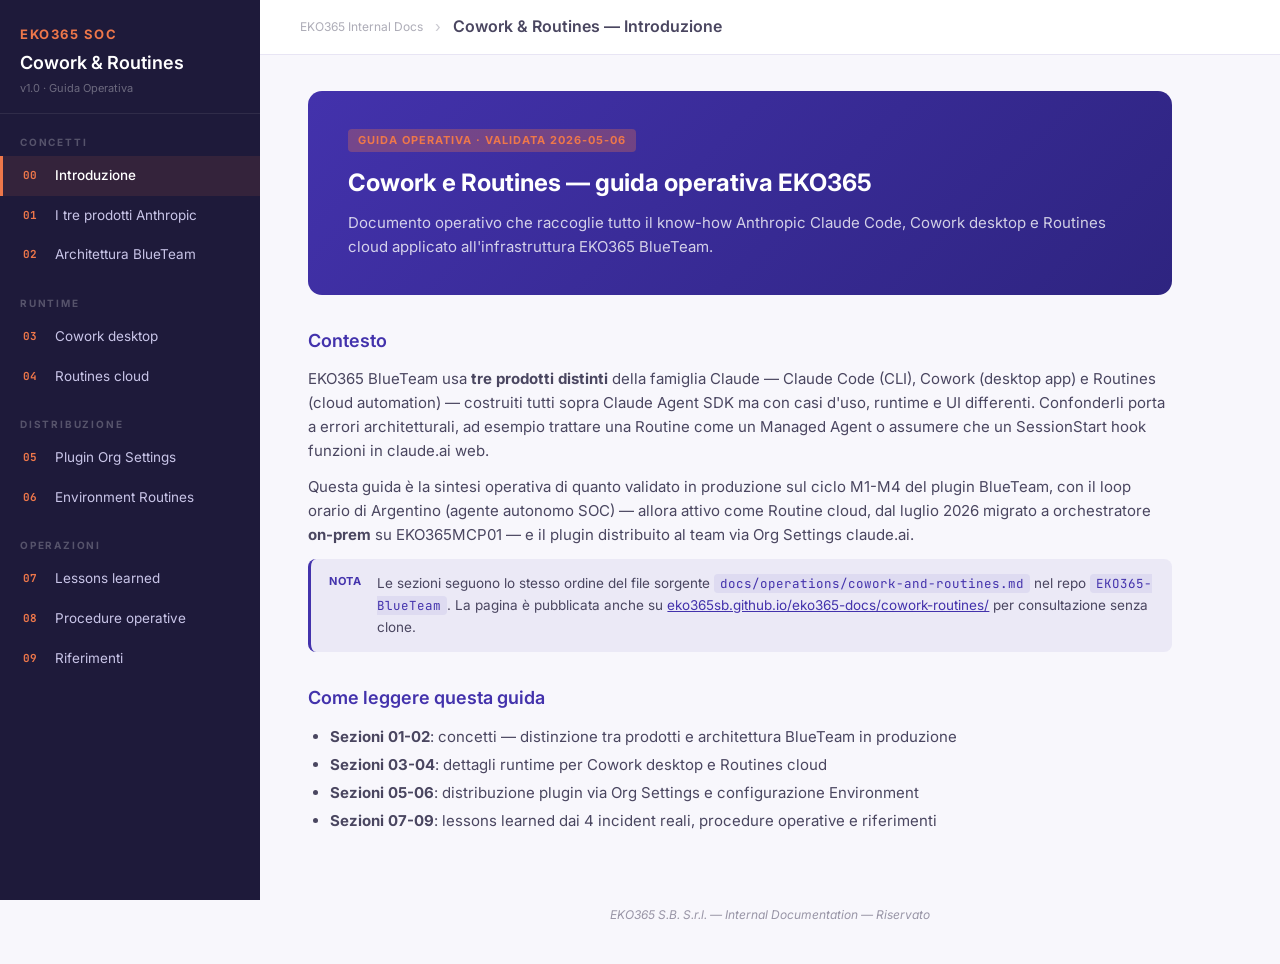
<file: cowork-routines/index.html>
<!DOCTYPE html>
<html lang="it">
<head>
<meta charset="UTF-8">
<meta name="viewport" content="width=device-width, initial-scale=1.0">
<title>EKO365 Cowork &amp; Routines — Guida Operativa</title>
<style>
  @import url('https://fonts.googleapis.com/css2?family=Inter:wght@300;400;500;600;700&family=JetBrains+Mono:wght@400;500&display=swap');

  :root {
    --orange:   #EE774A;
    --purple:   #4332AC;
    --body:     #4A4660;
    --bg:       #F8F7FC;
    --sidebar-bg: #1E1A3A;
    --sidebar-text: #C9C5E8;
    --sidebar-active: #EE774A;
    --card-bg:  #FFFFFF;
    --border:   #E8E5F4;
    --green:    #2ECC71;
    --yellow:   #F39C12;
    --red:      #E74C3C;
    --blue:     #3498DB;
    --code-bg:  #1E1A3A;
    --row-alt:  #F5F4F9;
  }

  * { box-sizing: border-box; margin: 0; padding: 0; }

  body {
    font-family: 'Inter', 'Century Gothic', sans-serif;
    color: var(--body);
    background: var(--bg);
    display: flex;
    min-height: 100vh;
    font-size: 15px;
    line-height: 1.6;
  }

  /* SIDEBAR */
  #sidebar {
    width: 260px;
    min-width: 260px;
    background: var(--sidebar-bg);
    color: var(--sidebar-text);
    display: flex;
    flex-direction: column;
    position: fixed;
    top: 0; left: 0; bottom: 0;
    overflow-y: auto;
    z-index: 100;
  }
  .sidebar-logo {
    padding: 24px 20px 16px;
    border-bottom: 1px solid rgba(255,255,255,0.08);
  }
  .sidebar-logo .brand {
    font-size: 13px;
    font-weight: 700;
    color: var(--orange);
    letter-spacing: 1.5px;
    text-transform: uppercase;
  }
  .sidebar-logo .plugin-name {
    font-size: 18px;
    font-weight: 600;
    color: #fff;
    margin-top: 4px;
  }
  .sidebar-logo .version {
    font-size: 11px;
    color: rgba(255,255,255,0.35);
    margin-top: 2px;
  }
  .sidebar-section-label {
    font-size: 10px;
    font-weight: 700;
    letter-spacing: 1.8px;
    text-transform: uppercase;
    color: rgba(255,255,255,0.25);
    padding: 20px 20px 6px;
  }
  .sidebar-item {
    display: flex;
    align-items: center;
    gap: 10px;
    padding: 9px 20px;
    cursor: pointer;
    border-left: 3px solid transparent;
    transition: all 0.15s;
    font-size: 13.5px;
    color: var(--sidebar-text);
    text-decoration: none;
  }
  .sidebar-item:hover {
    background: rgba(255,255,255,0.05);
    color: #fff;
  }
  .sidebar-item.active {
    border-left-color: var(--orange);
    background: rgba(238,119,74,0.1);
    color: #fff;
    font-weight: 500;
  }
  .sidebar-item .num {
    font-family: 'JetBrains Mono', monospace;
    font-size: 11px;
    color: var(--orange);
    width: 22px;
    flex-shrink: 0;
    font-weight: 700;
  }

  /* MAIN */
  #main {
    margin-left: 260px;
    flex: 1;
    overflow-y: auto;
  }
  .section { display: none; }
  .section.visible { display: block; }

  /* TOP BAR */
  .topbar {
    background: white;
    border-bottom: 1px solid var(--border);
    padding: 14px 40px;
    display: flex;
    align-items: center;
    gap: 12px;
    position: sticky; top: 0; z-index: 50;
  }
  .topbar-breadcrumb {
    font-size: 12px;
    color: rgba(74,70,96,0.45);
  }
  .topbar-title {
    font-size: 16px;
    font-weight: 600;
    color: var(--body);
  }

  /* CONTENT */
  .content {
    padding: 36px 48px;
    max-width: 960px;
  }

  h1 { font-size: 26px; font-weight: 700; color: var(--purple); margin-bottom: 8px; }
  h2 { font-size: 18px; font-weight: 600; color: var(--purple); margin: 32px 0 12px; }
  h3 { font-size: 15px; font-weight: 600; color: var(--body); margin: 20px 0 8px; }
  p  { margin-bottom: 12px; }

  .subtitle {
    font-size: 15px;
    color: rgba(74,70,96,0.6);
    margin-bottom: 28px;
  }

  /* HERO */
  .welcome-hero {
    background: linear-gradient(135deg, var(--purple) 0%, #2E2480 100%);
    border-radius: 14px;
    padding: 36px 40px;
    color: white;
    margin-bottom: 32px;
    position: relative;
    overflow: hidden;
  }
  .welcome-hero h1 { color: white; font-size: 24px; margin-bottom: 8px; }
  .welcome-hero p  { color: rgba(255,255,255,0.78); font-size: 15px; margin: 0; }
  .welcome-hero .wh-tag {
    display: inline-block;
    background: rgba(238,119,74,0.3);
    color: var(--orange);
    font-size: 11px; font-weight: 700;
    letter-spacing: 1px; text-transform: uppercase;
    padding: 3px 10px; border-radius: 4px;
    margin-bottom: 12px;
  }

  /* CARDS */
  .card {
    background: var(--card-bg);
    border: 1px solid var(--border);
    border-radius: 10px;
    padding: 20px 24px;
    margin-bottom: 16px;
  }
  .card-title {
    font-size: 12px; font-weight: 700;
    letter-spacing: 1px; text-transform: uppercase;
    color: rgba(74,70,96,0.45);
    margin-bottom: 12px;
  }

  /* CODE */
  .code-block {
    background: var(--code-bg);
    border-radius: 8px;
    padding: 14px 18px;
    margin: 10px 0;
    position: relative;
  }
  .code-block pre {
    font-family: 'JetBrains Mono', 'Courier New', monospace;
    font-size: 13px;
    color: #C9C5E8;
    white-space: pre;
    overflow-x: auto;
  }
  .code-block .copy-btn {
    position: absolute; top: 10px; right: 10px;
    background: rgba(255,255,255,0.1);
    border: none; border-radius: 5px;
    color: rgba(255,255,255,0.6);
    font-size: 11px; font-weight: 600;
    padding: 4px 10px; cursor: pointer;
    transition: all 0.15s;
  }
  .code-block .copy-btn:hover { background: rgba(255,255,255,0.2); color: white; }
  .code-block .copy-btn.copied { background: rgba(46,204,113,0.3); color: #2ECC71; }

  .inline-code {
    font-family: 'JetBrains Mono', monospace;
    font-size: 12.5px;
    background: rgba(67,50,172,0.08);
    color: var(--purple);
    padding: 1px 6px;
    border-radius: 4px;
  }

  /* CALLOUT */
  .callout {
    border-radius: 8px;
    padding: 14px 18px;
    margin: 12px 0;
    display: flex; gap: 10px;
    font-size: 13.5px;
  }
  .callout-warn  { background: rgba(243,156,18,0.08); border-left: 3px solid var(--yellow); }
  .callout-error { background: rgba(231,76,60,0.07);  border-left: 3px solid var(--red); }
  .callout-ok    { background: rgba(46,204,113,0.07); border-left: 3px solid var(--green); }
  .callout-info  { background: rgba(67,50,172,0.07);  border-left: 3px solid var(--purple); }
  .callout-label {
    font-weight: 700;
    text-transform: uppercase;
    letter-spacing: 0.6px;
    font-size: 11px;
    margin-right: 6px;
  }
  .callout-warn  .callout-label { color: #B97706; }
  .callout-error .callout-label { color: #C0392B; }
  .callout-ok    .callout-label { color: #1E874B; }
  .callout-info  .callout-label { color: var(--purple); }

  /* TABLE */
  table { width: 100%; border-collapse: collapse; margin: 12px 0; font-size: 13.5px; }
  th {
    background: var(--purple);
    color: white;
    padding: 9px 14px;
    text-align: left;
    font-size: 12px; font-weight: 600;
    letter-spacing: 0.3px;
  }
  th:first-child { border-radius: 6px 0 0 0; }
  th:last-child  { border-radius: 0 6px 0 0; }
  td { padding: 9px 14px; border-bottom: 1px solid var(--border); vertical-align: top; }
  tr:nth-child(even) td { background: var(--row-alt); }

  /* INSTALL STEP */
  .install-step {
    display: flex; gap: 16px;
    margin-bottom: 20px;
    position: relative;
  }
  .install-step::before {
    content: '';
    position: absolute;
    left: 19px; top: 36px;
    width: 2px;
    height: calc(100% - 10px);
    background: var(--border);
  }
  .install-step:last-child::before { display: none; }
  .is-num {
    width: 38px; height: 38px;
    background: var(--purple);
    color: white;
    border-radius: 50%;
    display: flex; align-items: center; justify-content: center;
    font-weight: 700; font-size: 14px;
    flex-shrink: 0;
    z-index: 1;
  }
  .is-body { flex: 1; padding-top: 6px; }
  .is-title { font-weight: 600; margin-bottom: 6px; color: var(--body); }
  .is-desc  { font-size: 13.5px; color: rgba(74,70,96,0.75); margin-bottom: 8px; }

  /* INCIDENT BLOCK (lessons learned) */
  .incident {
    background: var(--card-bg);
    border: 1px solid var(--border);
    border-left: 4px solid var(--red);
    border-radius: 8px;
    padding: 18px 22px;
    margin-bottom: 18px;
  }
  .incident-id {
    font-family: 'JetBrains Mono', monospace;
    font-size: 11px;
    font-weight: 700;
    color: var(--red);
    letter-spacing: 0.5px;
    margin-bottom: 4px;
  }
  .incident-title {
    font-size: 15px;
    font-weight: 600;
    color: var(--body);
    margin-bottom: 12px;
  }
  .incident-row {
    display: flex; gap: 12px;
    margin-bottom: 8px;
    font-size: 13.5px;
  }
  .incident-row:last-child { margin-bottom: 0; }
  .incident-label {
    flex: 0 0 80px;
    font-weight: 700;
    text-transform: uppercase;
    letter-spacing: 0.4px;
    font-size: 11px;
    padding-top: 2px;
  }
  .incident-symptom .incident-label { color: var(--red); }
  .incident-cause   .incident-label { color: var(--yellow); }
  .incident-fix     .incident-label { color: var(--green); }
  .incident-body { flex: 1; color: rgba(74,70,96,0.85); }

  /* PRODUCT CARD */
  .prod-card {
    background: var(--card-bg);
    border: 1px solid var(--border);
    border-radius: 10px;
    padding: 18px 22px;
    margin-bottom: 12px;
  }
  .prod-card.code   { border-top: 3px solid var(--purple); }
  .prod-card.cowork { border-top: 3px solid var(--orange); }
  .prod-card.routines { border-top: 3px solid var(--blue); }
  .prod-name {
    font-size: 14px;
    font-weight: 700;
    color: var(--body);
    margin-bottom: 4px;
  }
  .prod-tag {
    display: inline-block;
    font-size: 10px;
    font-weight: 700;
    letter-spacing: 0.6px;
    text-transform: uppercase;
    padding: 2px 8px;
    border-radius: 4px;
    margin-left: 6px;
    vertical-align: middle;
  }
  .prod-tag.local { background: rgba(67,50,172,0.1); color: var(--purple); }
  .prod-tag.cloud { background: rgba(52,152,219,0.1); color: var(--blue); }

  /* SCROLLBAR */
  #sidebar::-webkit-scrollbar { width: 4px; }
  #sidebar::-webkit-scrollbar-track { background: transparent; }
  #sidebar::-webkit-scrollbar-thumb { background: rgba(255,255,255,0.15); border-radius: 2px; }

  /* DIVIDER */
  .divider {
    border: none;
    border-top: 1px solid var(--border);
    margin: 28px 0;
  }

  /* FOOTER */
  .page-footer {
    text-align: center;
    color: rgba(74,70,96,0.55);
    font-size: 12px;
    padding: 24px 48px 40px;
    font-style: italic;
  }

  /* LIST */
  ul, ol { padding-left: 22px; margin-bottom: 12px; }
  li { margin-bottom: 4px; }

  /* LINK STYLING */
  a { color: var(--purple); }
  a:hover { color: var(--orange); }

  /* REFERENCE LIST */
  .ref-list {
    list-style: none;
    padding-left: 0;
  }
  .ref-list li {
    padding: 8px 0;
    border-bottom: 1px solid var(--border);
    font-size: 13.5px;
  }
  .ref-list li:last-child { border-bottom: none; }
  .ref-list a {
    text-decoration: none;
    color: var(--purple);
    font-weight: 500;
  }
  .ref-list a:hover { color: var(--orange); text-decoration: underline; }
  .ref-list .ref-desc {
    color: rgba(74,70,96,0.65);
    font-size: 12.5px;
    margin-top: 2px;
  }
</style>
</head>
<body>

<!-- SIDEBAR -->
<nav id="sidebar">
  <div class="sidebar-logo">
    <div class="brand">EKO365 SOC</div>
    <div class="plugin-name">Cowork &amp; Routines</div>
    <div class="version">v1.0 · Guida Operativa</div>
  </div>

  <div class="sidebar-section-label">Concetti</div>
  <a class="sidebar-item active" onclick="show('intro', event)" href="#intro">
    <span class="num">00</span> Introduzione
  </a>
  <a class="sidebar-item" onclick="show('prodotti', event)" href="#prodotti">
    <span class="num">01</span> I tre prodotti Anthropic
  </a>
  <a class="sidebar-item" onclick="show('architettura', event)" href="#architettura">
    <span class="num">02</span> Architettura BlueTeam
  </a>

  <div class="sidebar-section-label">Runtime</div>
  <a class="sidebar-item" onclick="show('cowork', event)" href="#cowork">
    <span class="num">03</span> Cowork desktop
  </a>
  <a class="sidebar-item" onclick="show('routines', event)" href="#routines">
    <span class="num">04</span> Routines cloud
  </a>

  <div class="sidebar-section-label">Distribuzione</div>
  <a class="sidebar-item" onclick="show('distribution', event)" href="#distribution">
    <span class="num">05</span> Plugin Org Settings
  </a>
  <a class="sidebar-item" onclick="show('environment', event)" href="#environment">
    <span class="num">06</span> Environment Routines
  </a>

  <div class="sidebar-section-label">Operazioni</div>
  <a class="sidebar-item" onclick="show('lessons', event)" href="#lessons">
    <span class="num">07</span> Lessons learned
  </a>
  <a class="sidebar-item" onclick="show('procedure', event)" href="#procedure">
    <span class="num">08</span> Procedure operative
  </a>
  <a class="sidebar-item" onclick="show('riferimenti', event)" href="#riferimenti">
    <span class="num">09</span> Riferimenti
  </a>
</nav>

<!-- MAIN -->
<main id="main">

  <!-- INTRO -->
  <div id="section-intro" class="section visible">
    <div class="topbar">
      <span class="topbar-breadcrumb">EKO365 Internal Docs</span>
      <span style="color:rgba(74,70,96,0.3)">›</span>
      <span class="topbar-title">Cowork &amp; Routines — Introduzione</span>
    </div>
    <div class="content">
      <div class="welcome-hero">
        <div class="wh-tag">Guida Operativa · Validata 2026-05-06</div>
        <h1>Cowork e Routines — guida operativa EKO365</h1>
        <p>Documento operativo che raccoglie tutto il know-how Anthropic Claude Code, Cowork desktop e Routines cloud applicato all'infrastruttura EKO365 BlueTeam.</p>
      </div>

      <h2>Contesto</h2>
      <p>EKO365 BlueTeam usa <strong>tre prodotti distinti</strong> della famiglia Claude — Claude Code (CLI), Cowork (desktop app) e Routines (cloud automation) — costruiti tutti sopra Claude Agent SDK ma con casi d'uso, runtime e UI differenti. Confonderli porta a errori architetturali, ad esempio trattare una Routine come un Managed Agent o assumere che un SessionStart hook funzioni in claude.ai web.</p>

      <p>Questa guida è la sintesi operativa di quanto validato in produzione sul ciclo M1-M4 del plugin BlueTeam, con il loop orario di Argentino (agente autonomo SOC) — allora attivo come Routine cloud, dal luglio 2026 migrato a orchestratore <strong>on-prem</strong> su EKO365MCP01 — e il plugin distribuito al team via Org Settings claude.ai.</p>

      <div class="callout callout-info">
        <span class="callout-label">Nota</span>
        <div>Le sezioni seguono lo stesso ordine del file sorgente <span class="inline-code">docs/operations/cowork-and-routines.md</span> nel repo <span class="inline-code">EKO365-BlueTeam</span>. La pagina è pubblicata anche su <a href="https://eko365sb.github.io/eko365-docs/cowork-routines/">eko365sb.github.io/eko365-docs/cowork-routines/</a> per consultazione senza clone.</div>
      </div>

      <h2>Come leggere questa guida</h2>
      <ul>
        <li><strong>Sezioni 01-02</strong>: concetti — distinzione tra prodotti e architettura BlueTeam in produzione</li>
        <li><strong>Sezioni 03-04</strong>: dettagli runtime per Cowork desktop e Routines cloud</li>
        <li><strong>Sezioni 05-06</strong>: distribuzione plugin via Org Settings e configurazione Environment</li>
        <li><strong>Sezioni 07-09</strong>: lessons learned dai 4 incident reali, procedure operative e riferimenti</li>
      </ul>
    </div>
  </div>

  <!-- PRODOTTI -->
  <div id="section-prodotti" class="section">
    <div class="topbar">
      <span class="topbar-breadcrumb">EKO365 Internal Docs</span>
      <span style="color:rgba(74,70,96,0.3)">›</span>
      <span class="topbar-title">I tre prodotti Anthropic</span>
    </div>
    <div class="content">
      <h1>I tre prodotti Anthropic — distinzione chiave</h1>
      <p class="subtitle">Tabella comparativa Claude Code / Cowork / Routines e quando usare ciascuno.</p>

      <div class="prod-card code">
        <div class="prod-name">Claude Code <span class="prod-tag local">Locale</span></div>
        <p style="margin:0;font-size:13.5px;color:rgba(74,70,96,0.75)">Terminal CLI per developer interactive. Esecuzione sul PC dell'operatore, full local tools, permission prompts user-scoped. Plugin support attivo via marketplace.</p>
      </div>

      <div class="prod-card cowork">
        <div class="prod-name">Claude Cowork <span class="prod-tag local">Locale</span></div>
        <p style="margin:0;font-size:13.5px;color:rgba(74,70,96,0.75)">Desktop app nativa Mac/Windows scaricabile da claude.ai. Stesso formato plugin di Claude Code CLI. Ideale per knowledge worker interactive: SOC operator usa Cowork desktop con plugin BlueTeam installato.</p>
      </div>

      <div class="prod-card routines">
        <div class="prod-name">Routines <span class="prod-tag cloud">Cloud Anthropic</span></div>
        <p style="margin:0;font-size:13.5px;color:rgba(74,70,96,0.75)">Automation cloud-based — gira sui server Anthropic, machine off OK. Unattended automation scheduled via cron, API webhook <span class="inline-code">/fire</span> o GitHub event. Argentino loop SOC è nato come Routine (migrato on-prem a luglio 2026, mantenuta in standby come fallback).</p>
      </div>

      <h2>Tabella comparativa</h2>
      <table>
        <thead>
          <tr>
            <th>Aspetto</th>
            <th>Claude Code</th>
            <th>Claude Cowork</th>
            <th>Routines</th>
          </tr>
        </thead>
        <tbody>
          <tr>
            <td><strong>Interfaccia</strong></td>
            <td>Terminal CLI</td>
            <td>Desktop app (Mac + Windows)</td>
            <td>Cloud web claude.ai/code/routines + CLI <span class="inline-code">/schedule</span></td>
          </tr>
          <tr>
            <td><strong>Execution</strong></td>
            <td>Local machine</td>
            <td>Local machine</td>
            <td><strong>Anthropic cloud</strong></td>
          </tr>
          <tr>
            <td><strong>Machine on?</strong></td>
            <td>Sì</td>
            <td>Sì</td>
            <td><strong>No</strong> (cloud-based)</td>
          </tr>
          <tr>
            <td><strong>Uso primario</strong></td>
            <td>Developer interactive</td>
            <td>Knowledge worker interactive</td>
            <td>Unattended automation scheduled</td>
          </tr>
          <tr>
            <td><strong>Permission prompts</strong></td>
            <td>Sì (user-scoped)</td>
            <td>Limited (desktop scope)</td>
            <td><strong>No</strong> (autonomous)</td>
          </tr>
          <tr>
            <td><strong>SessionStart hook</strong></td>
            <td>Sì</td>
            <td>Sì (desktop) — non in claude.ai web</td>
            <td>n/a (no plugin install)</td>
          </tr>
          <tr>
            <td><strong>Persiste session closed</strong></td>
            <td>No</td>
            <td>No</td>
            <td><strong>Sì</strong> (cloud)</td>
          </tr>
          <tr>
            <td><strong>Tools</strong></td>
            <td>Full local</td>
            <td>Limited desktop</td>
            <td>Repo + connectors MCP</td>
          </tr>
          <tr>
            <td><strong>Plugin support</strong></td>
            <td>Sì (marketplace + Org Settings)</td>
            <td>Sì (marketplace + Org Settings)</td>
            <td>n/a</td>
          </tr>
        </tbody>
      </table>

      <h2>URL ufficiali</h2>
      <ul>
        <li>Cowork prodotto: <a href="https://www.anthropic.com/product/claude-cowork">anthropic.com/product/claude-cowork</a></li>
        <li>Cowork plugin docs: <a href="https://support.claude.com/en/articles/13837440-use-plugins-in-claude-cowork">support.claude.com/.../use-plugins-in-claude-cowork</a></li>
        <li>Routines docs: <a href="https://code.claude.com/docs/en/routines">code.claude.com/docs/en/routines</a></li>
        <li>Plugin reference: <a href="https://code.claude.com/docs/en/plugins-reference">code.claude.com/docs/en/plugins-reference</a></li>
      </ul>
    </div>
  </div>

  <!-- ARCHITETTURA -->
  <div id="section-architettura" class="section">
    <div class="topbar">
      <span class="topbar-breadcrumb">EKO365 Internal Docs</span>
      <span style="color:rgba(74,70,96,0.3)">›</span>
      <span class="topbar-title">Architettura BlueTeam</span>
    </div>
    <div class="content">
      <h1>Architettura BlueTeam in produzione</h1>
      <p class="subtitle">Distribuzione plugin via marketplace EKO365 + due runtime locali (Cowork/Claude Code) + un loop Routine cloud.</p>

      <div class="code-block">
        <button class="copy-btn" onclick="copyCode(this)">Copia</button>
        <pre>┌─────────────────────────────────────────────────────────────────────┐
│                Marketplace EKO365 (eko365sb/claude-plugins)         │
│                                                                     │
│  marketplace.json al root → TOC dei plugin                          │
│  ├─ blueteam → ./plugins/blueteam (v1.0.0 self-contained)           │
│  └─ ekodocs  → ./plugins/ekodocs                                    │
│                                                                     │
│  Distribuzione: claude.ai → Org Settings → Sync from GitHub         │
└─────────────────────────────────────────────────────────────────────┘
                          │
                          ▼ membri team installano
   ┌──────────────────────┴──────────────────────┐
   ▼                                             ▼
┌────────────────────────┐              ┌────────────────────────┐
│   Cowork desktop       │              │   Claude Code CLI      │
│   (Mac/Win)            │              │   (Mac/Win/Linux)      │
│                        │              │                        │
│ Plugin auto-installed  │              │ Plugin via marketplace │
│ SessionStart hook OK   │              │ SessionStart hook OK   │
│ MCP server local       │              │ MCP server local       │
└─────────┬──────────────┘              └─────────┬──────────────┘
          │                                       │
          └──────────┬────────────────────────────┘
                     ▼
       Operatori SOC: /blueteam:morning-checklist,
       /blueteam:triage-ooal, ecc.

   ┌──────────────────────┐
   │ Routine cloud        │ ← Argentino loop schedulato (storico; ora on-prem 07/2026)
   │ "EKO365 BlueTeam     │
   │  Loop"               │
   │                      │
   │ Repository:          │
   │  EKO365-BlueTeam     │
   │ Environment:         │
   │  EKO365 BlueTeam     │
   │ Repeats:             │
   │  Every hour 5-19     │
   └──────────┬───────────┘
              │
   ┌──────────┴───────────────────────────────┐
   │                                          │
   ▼                                          ▼
┌─────────────────┐              ┌────────────────────────┐
│ Bitwarden EU    │◄─────────────│ Wasabi S3              │
│ vault.bitwarden │              │ s3.eu-south-1          │
│ .eu             │              │ .wasabisys.com         │
│                 │              │                        │
│ 13 secrets +    │              │ action_log centrale    │
│ 1 progetto +    │              │ refresh tokens         │
│ N machine accts │              │                        │
└─────────────────┘              └────────────────────────┘</pre>
      </div>

      <h2>Componenti chiave</h2>
      <ul>
        <li><strong>Marketplace privato</strong>: repo <span class="inline-code">eko365sb/claude-plugins</span> con <span class="inline-code">marketplace.json</span> al root come TOC</li>
        <li><strong>Due runtime locali</strong>: Cowork desktop (preferito per operatori SOC) e Claude Code CLI (developer)</li>
        <li><strong>Routine cloud</strong> (storico → on-prem 07/2026): Argentino loop orario 5-19 con repository <span class="inline-code">EKO365-BlueTeam</span> e Environment dedicato; dal cutover gira come orchestratore su timer systemd sulla box on-prem, Routine in standby</li>
        <li><strong>Vault Bitwarden EU</strong>: secrets centralizzati con machine accounts dedicati per agente</li>
        <li><strong>Wasabi S3 eu-south-1</strong>: action log centrale + refresh tokens per cross-tenant operations</li>
      </ul>
    </div>
  </div>

  <!-- COWORK -->
  <div id="section-cowork" class="section">
    <div class="topbar">
      <span class="topbar-breadcrumb">EKO365 Internal Docs</span>
      <span style="color:rgba(74,70,96,0.3)">›</span>
      <span class="topbar-title">Cowork desktop</span>
    </div>
    <div class="content">
      <h1>Cowork desktop — dettagli</h1>
      <p class="subtitle">App desktop nativa per knowledge worker. Esecuzione locale, plugin support, ideale per operatori SOC.</p>

      <h2>Caratteristiche</h2>
      <ul>
        <li>App desktop nativa macOS/Windows scaricabile da claude.ai</li>
        <li>Stesso formato plugin di Claude Code CLI: <span class="inline-code">.claude-plugin/plugin.json</span> + skills/hooks/MCP servers</li>
        <li>Plugin distribuiti via marketplace o tramite Org Settings (vedi sezione Distribuzione)</li>
        <li>Esecuzione <strong>locale</strong> sul PC dell'operatore, non cloud</li>
      </ul>

      <h2>Vincoli importanti</h2>
      <div class="callout callout-warn">
        <span class="callout-label">Attenzione</span>
        <div><strong>SessionStart hook NON funziona in claude.ai web puro</strong> — solo in Cowork desktop o Claude Code CLI. Plugin self-contained con bootstrap Python embedded richiede quindi <strong>Cowork desktop installato</strong>, non il browser.</div>
      </div>
      <ul>
        <li>MCP server gira sul PC dell'utente — l'egress di rete passa via proxy Anthropic (range IP whitelistato)</li>
        <li>Plugin auto-installed se l'organizzazione ha attivato l'<em>auto-install</em> in Org Settings; altrimenti opt-in da parte del member</li>
        <li>Update plugin: il client Cowork sincronizza automaticamente le nuove version pubblicate su <span class="inline-code">marketplace.json</span></li>
      </ul>

      <h2>Quando usare Cowork desktop</h2>
      <p>Per operatori SOC EKO365 (Fabio, Ilaria, futuri operatori) Cowork desktop è il client raccomandato. Permette:</p>
      <ul>
        <li>Invocazione skill BlueTeam con comandi slash (es. <span class="inline-code">/blueteam:morning-checklist</span>)</li>
        <li>Bootstrap Python embedded del plugin via SessionStart hook (impossibile in web)</li>
        <li>Accesso a MCP server <span class="inline-code">blueteam</span> in locale, con autenticazione operator-scoped</li>
      </ul>
    </div>
  </div>

  <!-- ROUTINES -->
  <div id="section-routines" class="section">
    <div class="topbar">
      <span class="topbar-breadcrumb">EKO365 Internal Docs</span>
      <span style="color:rgba(74,70,96,0.3)">›</span>
      <span class="topbar-title">Routines cloud</span>
    </div>
    <div class="content">
      <h1>Routines — automation cloud Anthropic</h1>
      <p class="subtitle">Feature ufficiale Claude Code v2.1.72+. Configurazione cloud per agenti unattended schedulati.</p>

      <h2>Definizione</h2>
      <p>Una Routine cloud è composta da:</p>
      <ul>
        <li><strong>Prompt</strong> (<span class="inline-code">Instructions</span>) — istruzioni testuali al Claude agent</li>
        <li><strong>Repository</strong> GitHub — fresh clone ad ogni run</li>
        <li><strong>Environment</strong> — entità separata con env vars + setup script</li>
        <li><strong>MCP connectors</strong> — opzionali</li>
        <li><strong>Trigger</strong> — schedule cron-like, API webhook <span class="inline-code">/fire</span>, GitHub events</li>
      </ul>
      <p>URL UI: <a href="https://claude.ai/code/routines">claude.ai/code/routines</a></p>

      <h2>Sandbox di esecuzione</h2>
      <ul>
        <li><strong>bubblewrap</strong> per isolamento filesystem</li>
        <li><strong>socat</strong> per network egress proxato (domain allowlist)</li>
        <li>VM cloud isolate, credenziali (git creds, signing keys) NON nel sandbox</li>
        <li>Filesystem effimero per session, ma con <strong>snapshot caching</strong> (vedi Environment)</li>
        <li><strong>uv</strong> installato automaticamente per Python interpreter management</li>
        <li>Python sandbox è <strong>Debian-based</strong> — alcuni pacchetti Python sono apt-installed con potenziali conflitti pip</li>
      </ul>

      <h2>Daily run cap per piano</h2>
      <table>
        <thead>
          <tr><th>Piano</th><th>Run/giorno</th><th>Note</th></tr>
        </thead>
        <tbody>
          <tr><td>Pro</td><td>5</td><td>Single user</td></tr>
          <tr><td>Max</td><td>15</td><td>Heavy individual user</td></tr>
          <tr><td>Team / Enterprise</td><td>25</td><td>Configurazione EKO365</td></tr>
        </tbody>
      </table>
      <div class="callout callout-info">
        <span class="callout-label">Nota</span>
        <div>I <strong>Run now manuali NON contano</strong> contro il cap. Utile per debug e manual replay senza erodere il budget orario.</div>
      </div>

      <h2>API trigger <span class="inline-code">/fire</span> (opzionale)</h2>
      <p>Endpoint webhook per trigger esterni:</p>
      <div class="code-block">
        <button class="copy-btn" onclick="copyCode(this)">Copia</button>
        <pre>POST https://api.anthropic.com/v1/claude_code/routines/trig_&lt;id&gt;/fire
Authorization: Bearer sk-ant-oat01-...
anthropic-beta: experimental-cc-routine-2026-04-01
Content-Type: application/json

{"text": "context"}</pre>
      </div>
    </div>
  </div>

  <!-- DISTRIBUTION -->
  <div id="section-distribution" class="section">
    <div class="topbar">
      <span class="topbar-breadcrumb">EKO365 Internal Docs</span>
      <span style="color:rgba(74,70,96,0.3)">›</span>
      <span class="topbar-title">Plugin distribution Org Settings</span>
    </div>
    <div class="content">
      <h1>Plugin distribution via Org Settings — pattern monorepo</h1>
      <p class="subtitle">Il marketplace EKO365 (<span class="inline-code">eko365sb/claude-plugins</span>) ospita più plugin in un monorepo distribuito al team via UI claude.ai.</p>

      <h2>Il file <span class="inline-code">marketplace.json</span> (TOC del marketplace)</h2>
      <p>File <span class="inline-code">eko365sb/claude-plugins/.claude-plugin/marketplace.json</span> — esempio strutturale:</p>

      <div class="code-block">
        <button class="copy-btn" onclick="copyCode(this)">Copia</button>
        <pre>{
  "name": "eko365-plugins",
  "owner": { "name": "EKO365 S.B. S.r.l.", "email": "info@eko365.it" },
  "metadata": {
    "description": "EKO365 private plugin marketplace",
    "version": "1.0.0",
    "pluginRoot": "./plugins"
  },
  "plugins": [
    {
      "name": "blueteam",
      "source": "./plugins/blueteam",
      "description": "...",
      "version": "1.0.0",
      "keywords": ["soc", "security", "blueteam", "..."],
      "category": "security"
    },
    {
      "name": "ekodocs",
      "source": "./plugins/ekodocs",
      "...": "..."
    }
  ]
}</pre>
      </div>

      <h2>Procedura admin per Sync from GitHub</h2>

      <div class="install-step">
        <div class="is-num">1</div>
        <div class="is-body">
          <div class="is-title">Apri Org Settings</div>
          <div class="is-desc">Vai a <span class="inline-code">claude.ai → Settings → Organization → Plugins → Sync from GitHub</span>.</div>
        </div>
      </div>

      <div class="install-step">
        <div class="is-num">2</div>
        <div class="is-body">
          <div class="is-title">Seleziona repository</div>
          <div class="is-desc">Repository: <span class="inline-code">eko365sb/claude-plugins</span> (privato — la UI mostra solo private/internal).</div>
        </div>
      </div>

      <div class="install-step">
        <div class="is-num">3</div>
        <div class="is-body">
          <div class="is-title">Marketplace name</div>
          <div class="is-desc">Auto-derivato dal nome del repository.</div>
        </div>
      </div>

      <div class="install-step">
        <div class="is-num">4</div>
        <div class="is-body">
          <div class="is-title">Sync automatically: ON</div>
          <div class="is-desc">Propaga ogni push su main al team. Senza questo flag, l'admin deve triggerare sync manualmente.</div>
        </div>
      </div>

      <div class="install-step">
        <div class="is-num">5</div>
        <div class="is-body">
          <div class="is-title">Default access</div>
          <div class="is-desc"><span class="inline-code">Available</span> (member opt-in) o <span class="inline-code">Auto-install</span> (force-install per tutti i member).</div>
        </div>
      </div>

      <div class="install-step">
        <div class="is-num">6</div>
        <div class="is-body">
          <div class="is-title">Save</div>
          <div class="is-desc">I plugin del monorepo dichiarati in <span class="inline-code">marketplace.json</span> sono ora disponibili a tutti i member del team. Il subpath è gestito automaticamente dal manifest.</div>
        </div>
      </div>

      <h2>Aggiungere un nuovo plugin al marketplace EKO365</h2>
      <ol>
        <li>Crea sottocartella <span class="inline-code">plugins/&lt;nome&gt;/</span> nel repo <span class="inline-code">claude-plugins</span></li>
        <li>Aggiungi <span class="inline-code">.claude-plugin/plugin.json</span> per quel plugin</li>
        <li><strong>Aggiungi entry nel <span class="inline-code">marketplace.json</span></strong> al root del repo:
          <div class="code-block">
            <button class="copy-btn" onclick="copyCode(this)">Copia</button>
            <pre>{ "name": "&lt;nome&gt;", "source": "./plugins/&lt;nome&gt;", "description": "...", "version": "1.0.0", ... }</pre>
          </div>
        </li>
        <li>PR + merge su main</li>
        <li>Auto-sync propaga il nuovo plugin agli utenti del team</li>
      </ol>

      <h2>Bump version di un plugin</h2>
      <ol>
        <li>Edita <span class="inline-code">plugins/&lt;nome&gt;/.claude-plugin/plugin.json</span> con la nuova version</li>
        <li><strong>Anche</strong> <span class="inline-code">marketplace.json</span> al root deve avere la stessa version per il TOC</li>
        <li>PR + merge → sync propaga</li>
      </ol>
      <div class="callout callout-warn">
        <span class="callout-label">Importante</span>
        <div>Se la version nel <span class="inline-code">plugin.json</span> e nel <span class="inline-code">marketplace.json</span> divergono, il sync può silenziosamente non aggiornare il client. Tieni i due numeri sempre allineati.</div>
      </div>
    </div>
  </div>

  <!-- ENVIRONMENT -->
  <div id="section-environment" class="section">
    <div class="topbar">
      <span class="topbar-breadcrumb">EKO365 Internal Docs</span>
      <span style="color:rgba(74,70,96,0.3)">›</span>
      <span class="topbar-title">Environment per Routines</span>
    </div>
    <div class="content">
      <h1>Configurazione Environment per Routines</h1>
      <p class="subtitle">L'Environment è entità separata dalla Routine. Una Routine seleziona un Environment al momento della creazione.</p>

      <h2>Cosa contiene un Environment</h2>
      <ul>
        <li><strong>Connectors</strong> — MCP server URLs, opzionali</li>
        <li><strong>Environment variables</strong> — env vars + secrets</li>
        <li><strong>Setup script</strong> — bash, eseguito pre-session</li>
        <li><strong>Domain allowlist</strong> — egress whitelisting</li>
      </ul>

      <h2>Setup script — comportamento cache</h2>
      <p>Pattern di caching validato empiricamente 2026-05-06:</p>
      <ul>
        <li>Setup script content <strong>invariato</strong> → snapshot riusato → setup script NON re-eseguito → benefici cache massimi</li>
        <li>Setup script content <strong>modificato</strong> → snapshot invalidato → setup re-eseguito da zero</li>
        <li>Cambi al codice del repo (file Python esistenti modificati) → fresh clone è sempre fatto → editable install vede dinamicamente i file → <strong>non serve toccare il setup script</strong></li>
      </ul>
      <div class="callout callout-warn">
        <span class="callout-label">Eccezione</span>
        <div>Se il refactor aggiunge <strong>nuovi sottomoduli</strong> al package, l'editable metadata cached potrebbe non risolverli. Mitigazione: bumpare un piccolo cambio nel setup script (es. echo aggiunto) per invalidare cache una volta. <strong>NON usare <span class="inline-code">--force-reinstall</span> ad ogni run</strong> per default — distrugge il cache benefit.</div>
      </div>

      <h2>Setup script raccomandato (cache-friendly)</h2>
      <div class="code-block">
        <button class="copy-btn" onclick="copyCode(this)">Copia</button>
        <pre>#!/bin/bash
set -ex

# Find repo root via pyproject.toml
REPO=$(find / -maxdepth 6 -name pyproject.toml -path '*EKO365-BlueTeam*' 2&gt;/dev/null | head -1)
if [ -z "$REPO" ]; then
  echo 'pyproject.toml non trovato'
  exit 1
fi
cd "$(dirname "$REPO")"

# Audit log: stampa il commit clonato per debug
echo "Repo HEAD: $(git rev-parse --short HEAD) — $(git log -1 --format='%s')"

# Bypass Debian-managed PyJWT (apt-installed, no RECORD file)
pip3 install --break-system-packages --quiet --ignore-installed PyJWT

# Editable install — cache-friendly
pip3 install --break-system-packages --quiet -e .

echo "Setup OK: commit $(git rev-parse --short HEAD)"</pre>
      </div>

      <h2>Setup script defensivo (con <span class="inline-code">--force-reinstall</span>)</h2>
      <p>Variante usata in produzione su Argentino. Aggiunge ~5-10s/run ma è auto-robust per refactor del package:</p>
      <div class="code-block">
        <button class="copy-btn" onclick="copyCode(this)">Copia</button>
        <pre># (... stesso preambolo ...)

pip3 install --break-system-packages --quiet --ignore-installed PyJWT
pip3 install --break-system-packages --quiet --force-reinstall --no-deps -e .
pip3 install --break-system-packages --quiet -e .

echo "Setup OK: ..."</pre>
      </div>
      <p><strong>Vantaggio</strong>: ogni run ricrea i metadata editable, vedendo automaticamente nuovi sottomoduli. <strong>Trade-off</strong>: 5-10s extra/run, trascurabile per loop orario.</p>

      <h2>Domain allowlist (egress)</h2>
      <p>UI Environment → sezione "Allowed domains" → lista di domini puri (no protocol, no path).</p>

      <h3>Allowlist EKO365 BlueTeam (per riuso futuri progetti)</h3>
      <div class="code-block">
        <button class="copy-btn" onclick="copyCode(this)">Copia</button>
        <pre>graph.microsoft.com
login.microsoft.com
login.microsoftonline.com
eko365sb.webhook.office.com
eko365.desk365.io
us-central1-the-byway-248217.cloudfunctions.net
api.mailersend.com
s3.eu-south-1.wasabisys.com
www.virustotal.com
proxy.eko365.it
security.microsoft.com
vault.bitwarden.eu</pre>
      </div>
      <p>Plus <strong>flag</strong> "<em>also include default list of common package managers</em>" → ON. Questo whitelista automaticamente i registry pubblici (pypi.org, github.com, npm, ecc.) necessari per <span class="inline-code">pip install</span> e <span class="inline-code">git clone</span> nel setup script.</p>

      <div class="callout callout-error">
        <span class="callout-label">Failure mode</span>
        <div>Errore <span class="inline-code">403 Forbidden — host not in allowlist</span> quando un dominio non è whitelistato. Errore lato socat proxy, NON lato HTTP server target.</div>
      </div>

      <h2>Aggiungere un dominio all'allowlist</h2>
      <ol>
        <li>UI claude.ai → Settings → Organization → Environments → seleziona Environment</li>
        <li>Sezione "Allowed domains" → aggiungi dominio (senza protocol)</li>
        <li>Save</li>
      </ol>
      <p>Effetto immediato sulle prossime run.</p>
    </div>
  </div>

  <!-- LESSONS -->
  <div id="section-lessons" class="section">
    <div class="topbar">
      <span class="topbar-breadcrumb">EKO365 Internal Docs</span>
      <span style="color:rgba(74,70,96,0.3)">›</span>
      <span class="topbar-title">Lessons learned</span>
    </div>
    <div class="content">
      <h1>Lessons learned (incident log)</h1>
      <p class="subtitle">I 4 incident reali validati 2026-05-06 con sintomo, causa e fix per ognuno.</p>

      <div class="incident">
        <div class="incident-id">INCIDENT 7.1</div>
        <div class="incident-title"><span class="inline-code">pip install</span> conflitti con pacchetti Debian (sandbox Routine)</div>
        <div class="incident-row incident-symptom">
          <div class="incident-label">Sintomo</div>
          <div class="incident-body"><span class="inline-code">ERROR: Cannot uninstall PyJWT 2.7.0, RECORD file not found. Hint: The package was installed by debian.</span></div>
        </div>
        <div class="incident-row incident-cause">
          <div class="incident-label">Causa</div>
          <div class="incident-body">Il sandbox Anthropic Routine è Debian-based. Alcuni pacchetti Python sono apt-installed (no RECORD file pip), e <span class="inline-code">pip install</span> non li può uninstall/upgrade.</div>
        </div>
        <div class="incident-row incident-fix">
          <div class="incident-label">Fix</div>
          <div class="incident-body">Aggiungere <span class="inline-code">pip3 install --break-system-packages --ignore-installed PyJWT</span> PRIMA del <span class="inline-code">pip install -e .</span> principale. Variante più aggressiva se altri pacchetti Debian-managed danno problema:
            <div class="code-block">
              <button class="copy-btn" onclick="copyCode(this)">Copia</button>
              <pre>pip3 install --break-system-packages --ignore-installed -e .</pre>
            </div>
          </div>
        </div>
      </div>

      <div class="incident">
        <div class="incident-id">INCIDENT 7.2</div>
        <div class="incident-title">Refactor Python package: import lazy/indented missed da sed bulk</div>
        <div class="incident-row incident-symptom">
          <div class="incident-label">Sintomo</div>
          <div class="incident-body"><span class="inline-code">ModuleNotFoundError: No module named 'X'</span> a runtime, anche se il refactor sembra completo.</div>
        </div>
        <div class="incident-row incident-cause">
          <div class="incident-label">Causa</div>
          <div class="incident-body">I <span class="inline-code">from X import Y</span> lazy (dentro a funzioni, indentati) NON sono matchati da <span class="inline-code">sed -E '^from X '</span> ancorato a inizio riga. Plus i submoduli aggiunti DOPO l'editable install possono avere metadata stale.</div>
        </div>
        <div class="incident-row incident-fix">
          <div class="incident-label">Fix</div>
          <div class="incident-body">Sed senza anchor (<span class="inline-code">s|from X |from new.path |g</span>) + smoke test exhaustive che importa esplicitamente OGNI modulo del package post-refactor:
            <div class="code-block">
              <button class="copy-btn" onclick="copyCode(this)">Copia</button>
              <pre>import importlib
modules = ['package.X', 'package.Y', ...]  # tutti
for m in modules:
    importlib.import_module(m)</pre>
            </div>
          </div>
        </div>
      </div>

      <div class="incident">
        <div class="incident-id">INCIDENT 7.3</div>
        <div class="incident-title">Cache routine snapshot e propagazione fix</div>
        <div class="incident-row incident-symptom">
          <div class="incident-label">Sintomo</div>
          <div class="incident-body">Fix mergeato in main, ma sandbox Routine continua ad eseguire codice pre-fix.</div>
        </div>
        <div class="incident-row incident-cause">
          <div class="incident-label">Causa</div>
          <div class="incident-body">Snapshot routine cache include filesystem post-setup. Setup script invariato → snapshot riusato → fresh clone OK ma metadata editable può essere stale.</div>
        </div>
        <div class="incident-row incident-fix">
          <div class="incident-label">Fix</div>
          <div class="incident-body">
            <strong>Mitigation 1</strong>: cambiare contenuto del setup script (es. aggiungere echo) invalida lo snapshot e forza re-setup completo.<br>
            <strong>Mitigation 2 — defensiva</strong>: usare <span class="inline-code">--force-reinstall --no-deps -e .</span> nel setup, costa 5-10s/run ma garantisce metadata sempre aggiornati.
          </div>
        </div>
      </div>

      <div class="incident">
        <div class="incident-id">INCIDENT 7.4</div>
        <div class="incident-title">Vault non raggiungibile dal sandbox Routine</div>
        <div class="incident-row incident-symptom">
          <div class="incident-label">Sintomo</div>
          <div class="incident-body"><span class="inline-code">Vault backend not available; using .env values only.</span> (403 Forbidden host not in allowlist).</div>
        </div>
        <div class="incident-row incident-cause">
          <div class="incident-label">Causa</div>
          <div class="incident-body">Dominio <span class="inline-code">vault.bitwarden.eu</span> non nell'allowlist Environment.</div>
        </div>
        <div class="incident-row incident-fix">
          <div class="incident-label">Fix</div>
          <div class="incident-body">
            Aggiungerlo all'allowlist (vedi sezione Environment).<br><br>
            <strong>Pattern soft-migration secrets</strong>: tieni i 13 secrets cleartext come env vars + aggiungi <span class="inline-code">BW_ACCESS_TOKEN</span> / <span class="inline-code">BW_ORGANIZATION_ID</span> / <span class="inline-code">EKO365_SECRETS_BACKEND=bitwarden</span>. Il <span class="inline-code">secrets_loader</span> carica dal vault con priorità, fallback automatico ai cleartext se vault unreachable. Cleanup dei 13 cleartext solo dopo 24-48h di run consecutive con vault verde.
          </div>
        </div>
      </div>
    </div>
  </div>

  <!-- PROCEDURE -->
  <div id="section-procedure" class="section">
    <div class="topbar">
      <span class="topbar-breadcrumb">EKO365 Internal Docs</span>
      <span style="color:rgba(74,70,96,0.3)">›</span>
      <span class="topbar-title">Procedure operative</span>
    </div>
    <div class="content">
      <h1>Procedure operative</h1>
      <p class="subtitle">Sei procedure step-by-step per le operazioni più frequenti.</p>

      <h2>8.1 — Creare una nuova Routine</h2>
      <ol>
        <li>Vai a <a href="https://claude.ai/code/routines">claude.ai/code/routines</a> → <strong>New routine</strong></li>
        <li>Compila:
          <ul>
            <li><strong>Name</strong> — descrittivo (es. <span class="inline-code">EKO365 SmartBackup Daily Report</span>)</li>
            <li><strong>Repository</strong> — GitHub repo collegato (es. <span class="inline-code">eko365sb/smartbackup-reports</span>)</li>
            <li><strong>Environment</strong> — seleziona o crea (vedi 8.2)</li>
            <li><strong>Trigger</strong> — schedule (cron-like UI), API webhook, o GitHub event</li>
            <li><strong>Instructions</strong> — prompt per Claude agent (markdown supportato)</li>
          </ul>
        </li>
        <li>Save → routine attiva, primo run sul prossimo schedule (o trigger manuale "Run now")</li>
      </ol>

      <h2>8.2 — Creare un nuovo Environment</h2>
      <ol>
        <li><span class="inline-code">claude.ai/code/routines</span> → Settings (icon) → Environments → New</li>
        <li>Compila:
          <ul>
            <li><strong>Name</strong> (es. <span class="inline-code">EKO365 SmartBackup</span>)</li>
            <li><strong>Allowed domains</strong> — lista, vedi sezione Environment</li>
            <li><strong>Setup script</strong> — bash, vedi pattern in sezione Environment</li>
            <li><strong>Environment variables</strong> — key=value</li>
          </ul>
        </li>
        <li>Save → riusabile da N routine</li>
      </ol>

      <h2>8.3 — Aggiungere un nuovo plugin al marketplace EKO365</h2>
      <p>Vedi sezione <a href="#distribution" onclick="show('distribution', event); return false;">Plugin Org Settings — Aggiungere un nuovo plugin</a>.</p>

      <h2>8.4 — Bumpare un plugin esistente</h2>
      <p>Vedi sezione <a href="#distribution" onclick="show('distribution', event); return false;">Plugin Org Settings — Bump version di un plugin</a>.</p>

      <h2>8.5 — Onboarding nuovo operatore SOC</h2>
      <ol>
        <li><strong>Generare token Bitwarden personale</strong> (admin):
          <div class="code-block">
            <button class="copy-btn" onclick="copyCode(this)">Copia</button>
            <pre>cd ~/claude-workspace/EKO365-BlueTeam
source ~/.eko365/bitwarden_config.env
python3 scripts/bootstrap_vault.py --new-operator-token "&lt;nome&gt;"</pre>
          </div>
          Segui le istruzioni stampate (UI Bitwarden EU → machine account + project access + access token).
        </li>
        <li><strong>Inviare token via Bitwarden Send</strong> (canale sicuro): link expiring + password. Mai email/Slack/Teams cleartext.</li>
        <li><strong>Setup operatore</strong> (lato lui/lei):
          <ul>
            <li>Installare Cowork desktop</li>
            <li>Login con account Anthropic team EKO365</li>
            <li>Plugin <span class="inline-code">blueteam</span> già disponibile (Org Settings auto-distribution)</li>
            <li>Lanciare <span class="inline-code">/blueteam:setup</span> → incollare token (input nascosto)</li>
            <li>Verifica: <span class="inline-code">/blueteam:morning-checklist</span> → output OK</li>
          </ul>
        </li>
      </ol>

      <h2>8.6 — Migration secrets di un agente al vault Bitwarden</h2>
      <p>Pattern soft (validato Argentino M4):</p>
      <ol>
        <li>Generare machine account dedicato nel vault con scope project</li>
        <li><strong>Aggiungere</strong> 3 env vars all'Environment dell'agente (sostituire i placeholder):
          <div class="code-block">
            <button class="copy-btn" onclick="copyCode(this)">Copia</button>
            <pre>EKO365_SECRETS_BACKEND=bitwarden
BW_ACCESS_TOKEN=PLACEHOLDER_paste_your_machine_account_token_here
BW_ORGANIZATION_ID=PLACEHOLDER_eko365_org_uuid</pre>
          </div>
        </li>
        <li><strong>NON rimuovere</strong> i secrets cleartext esistenti (fallback)</li>
        <li>Verificare allowlist contenga <span class="inline-code">vault.bitwarden.eu</span></li>
        <li>Run now → verifica log:
          <ul>
            <li><span class="inline-code">Loaded 13 secrets from BitwardenBackend</span> (vault OK)</li>
            <li><span class="inline-code">Vault backend not available; using .env values only.</span> (fallback attivo)</li>
          </ul>
        </li>
        <li>Monitorare 24-48h di run consecutive</li>
        <li>Solo se tutti verdi vault → <strong>rimuovere</strong> i cleartext dall'Environment</li>
      </ol>
    </div>
  </div>

  <!-- RIFERIMENTI -->
  <div id="section-riferimenti" class="section">
    <div class="topbar">
      <span class="topbar-breadcrumb">EKO365 Internal Docs</span>
      <span style="color:rgba(74,70,96,0.3)">›</span>
      <span class="topbar-title">Riferimenti</span>
    </div>
    <div class="content">
      <h1>Riferimenti</h1>
      <p class="subtitle">Documentazione Anthropic ufficiale, repository EKO365 e documentazione interna correlata.</p>

      <h2>Documentazione Anthropic ufficiale</h2>
      <ul class="ref-list">
        <li>
          <a href="https://code.claude.com/docs/en/routines">Claude Code Routines</a>
          <div class="ref-desc">Reference completa Routines: definizione, sandbox, trigger, daily caps</div>
        </li>
        <li>
          <a href="https://code.claude.com/docs/en/scheduled-tasks">Scheduled tasks</a>
          <div class="ref-desc">Configurazione cron-like e gestione schedule</div>
        </li>
        <li>
          <a href="https://code.claude.com/docs/en/claude-code-on-the-web">Claude Code on the web</a>
          <div class="ref-desc">Claude Code in browser claude.ai/code, vincoli rispetto al CLI</div>
        </li>
        <li>
          <a href="https://code.claude.com/docs/en/plugins-reference">Plugin reference</a>
          <div class="ref-desc">Schema <span class="inline-code">plugin.json</span>, <span class="inline-code">marketplace.json</span>, hooks, MCP servers embedded</div>
        </li>
        <li>
          <a href="https://code.claude.com/docs/en/hooks">Hooks reference</a>
          <div class="ref-desc">SessionStart, PreToolUse, PostToolUse, e altri hook events</div>
        </li>
        <li>
          <a href="https://support.claude.com/en/articles/13837440-use-plugins-in-claude-cowork">Use plugins in Claude Cowork</a>
          <div class="ref-desc">Guida utente per attivare plugin in Cowork desktop</div>
        </li>
        <li>
          <a href="https://support.claude.com/en/articles/13837433-manage-claude-cowork-plugins-for-your-organization">Manage Cowork plugins for organization</a>
          <div class="ref-desc">Sync from GitHub, default access, auto-install — guida admin</div>
        </li>
        <li>
          <a href="https://www.anthropic.com/product/claude-cowork">Claude Cowork product page</a>
          <div class="ref-desc">Pagina prodotto Anthropic con feature overview e download</div>
        </li>
        <li>
          <a href="https://platform.claude.com/docs/en/api/claude-code/routines-fire">Routines API trigger</a>
          <div class="ref-desc">Endpoint webhook <span class="inline-code">/fire</span> per trigger esterni</div>
        </li>
        <li>
          <a href="https://platform.claude.com/docs/en/managed-agents/overview">Managed Agents (NON Routines, prodotto separato)</a>
          <div class="ref-desc">Servizio Anthropic separato — beta 2026-04-01, semantica diversa da Routines</div>
        </li>
      </ul>

      <h2>Repository EKO365</h2>
      <ul class="ref-list">
        <li>
          <a href="https://github.com/eko365sb/claude-plugins">eko365sb/claude-plugins</a>
          <div class="ref-desc">Marketplace plugin EKO365 (privato — TOC monorepo)</div>
        </li>
        <li>
          <a href="https://github.com/eko365sb/EKO365-BlueTeam">eko365sb/EKO365-BlueTeam</a>
          <div class="ref-desc">Core code BlueTeam — agente, MCP server, skill, Argentino loop</div>
        </li>
        <li>
          <a href="https://github.com/eko365sb/eko365-docs">eko365sb/eko365-docs</a>
          <div class="ref-desc">Documentazione pubblica EKO365 (questa Pages site)</div>
        </li>
      </ul>

      <h2>Documentazione interna correlata</h2>
      <ul class="ref-list">
        <li>
          <span class="inline-code">docs/superpowers/specs/2026-05-06-blueteam-plugin-mcp-embedded-design.md</span>
          <div class="ref-desc">Spec architetturale del plugin self-contained con MCP embedded</div>
        </li>
        <li>
          <span class="inline-code">docs/superpowers/plans/2026-05-06-blueteam-plugin-mcp-embedded-implementation.md</span>
          <div class="ref-desc">Piano implementazione M1-M6</div>
        </li>
        <li>
          <span class="inline-code">docs/secrets-vault/</span>
          <div class="ref-desc">Gestione vault Bitwarden — architecture, rotation, offboarding</div>
        </li>
        <li>
          <span class="inline-code">deploy/argentino/README.md</span>
          <div class="ref-desc">Procedura deploy Argentino specifica</div>
        </li>
      </ul>

      <hr class="divider">
      <p style="font-size:13px;color:rgba(74,70,96,0.6);">
        <strong>Versione documento</strong>: 1.0 (2026-05-06)<br>
        <strong>Validato in produzione</strong>: M4 chiuso end-to-end con loop verde su Argentino + Mac dev Fabio.
      </p>
    </div>
  </div>

  <div class="page-footer">
    EKO365 S.B. S.r.l. — Internal Documentation — Riservato
  </div>

</main>

<script>
  function show(id, evt) {
    // Hide all sections
    document.querySelectorAll('.section').forEach(s => s.classList.remove('visible'));
    // Show target
    const target = document.getElementById('section-' + id);
    if (target) target.classList.add('visible');

    // Update sidebar active state
    document.querySelectorAll('.sidebar-item').forEach(item => {
      item.classList.remove('active');
    });
    if (evt && evt.currentTarget) {
      evt.currentTarget.classList.add('active');
    }

    // Scroll to top
    document.getElementById('main').scrollTop = 0;

    return false;
  }

  function copyCode(btn) {
    const pre = btn.parentElement.querySelector('pre');
    navigator.clipboard.writeText(pre.textContent.trim()).then(() => {
      btn.textContent = 'Copiato';
      btn.classList.add('copied');
      setTimeout(() => {
        btn.textContent = 'Copia';
        btn.classList.remove('copied');
      }, 1800);
    });
  }

  // Open the section matching the URL hash on load
  window.addEventListener('DOMContentLoaded', () => {
    const hash = window.location.hash.replace('#', '');
    if (!hash) return;
    const target = document.getElementById('section-' + hash);
    if (!target) return;
    document.querySelectorAll('.section').forEach(s => s.classList.remove('visible'));
    target.classList.add('visible');
    document.querySelectorAll('.sidebar-item').forEach(item => item.classList.remove('active'));
    const sidebarLink = document.querySelector('.sidebar-item[href="#' + hash + '"]');
    if (sidebarLink) sidebarLink.classList.add('active');
  });
</script>

</body>
</html>
</file>
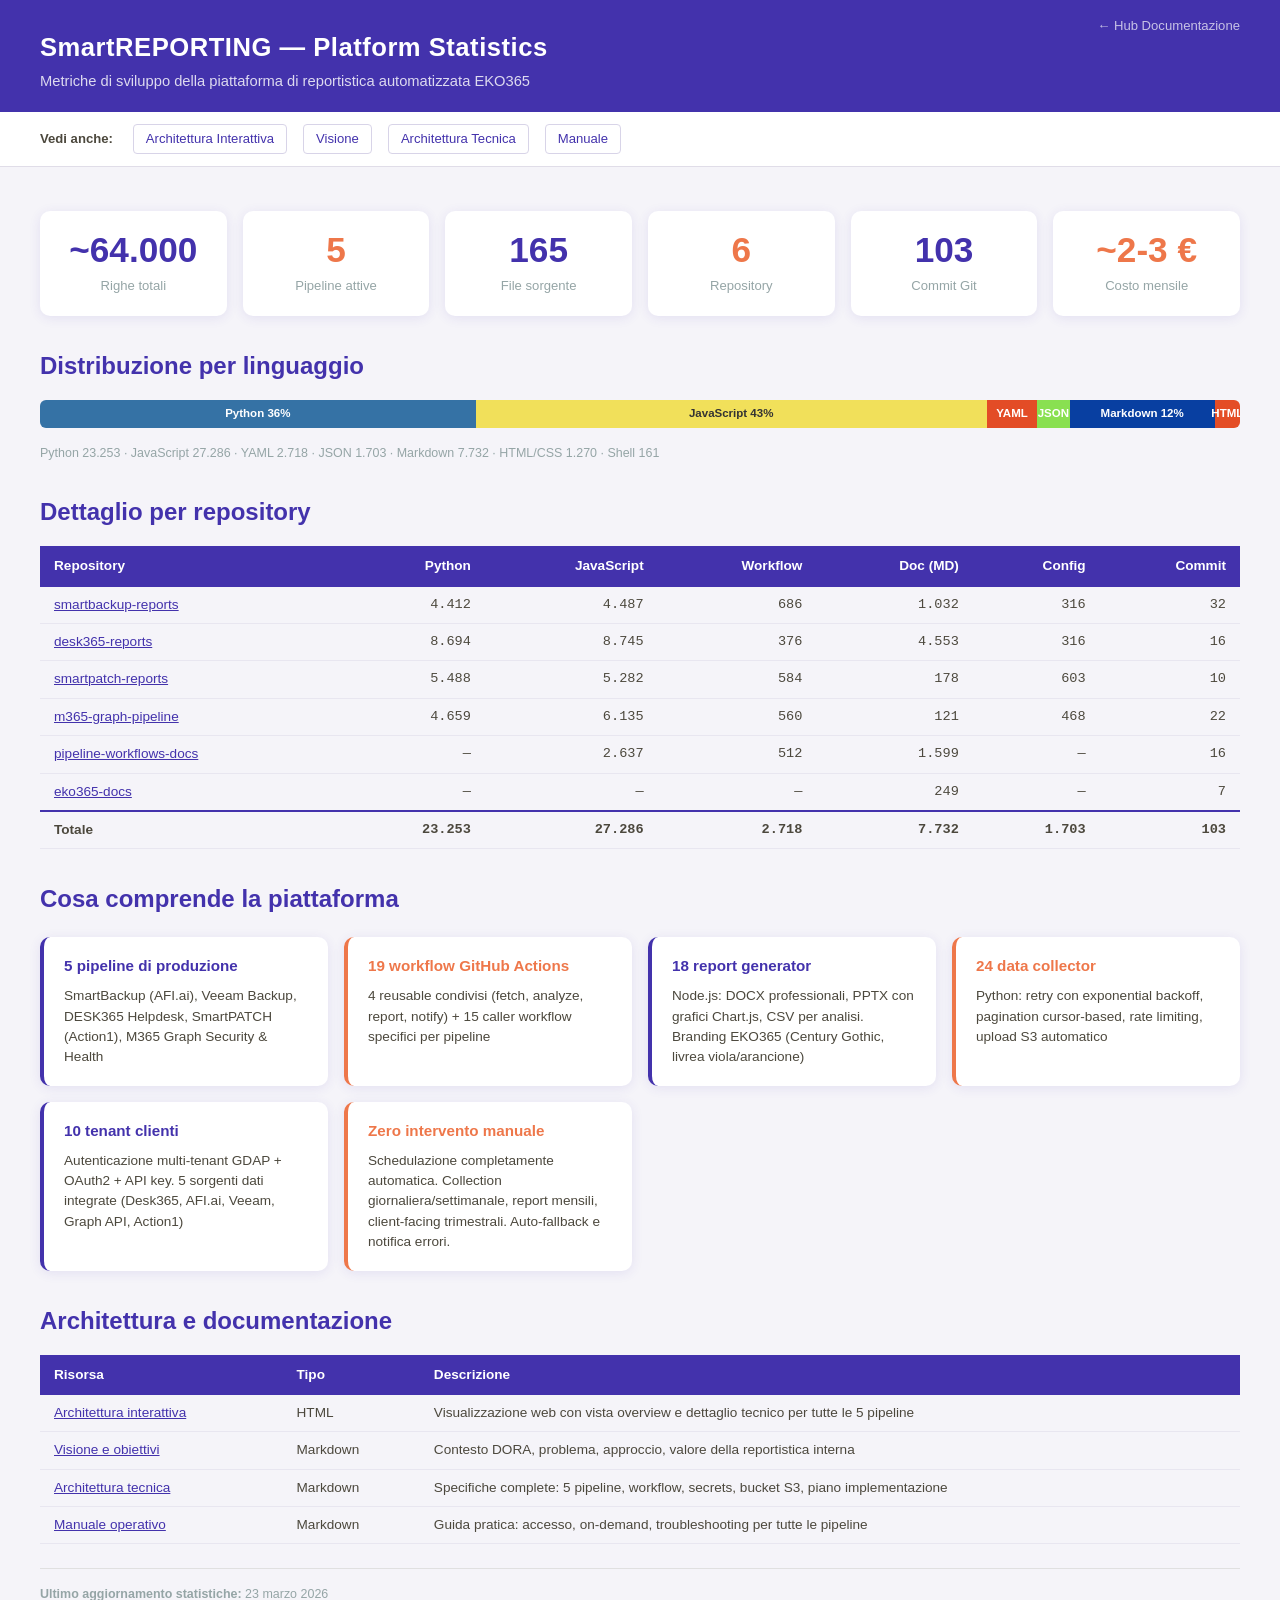
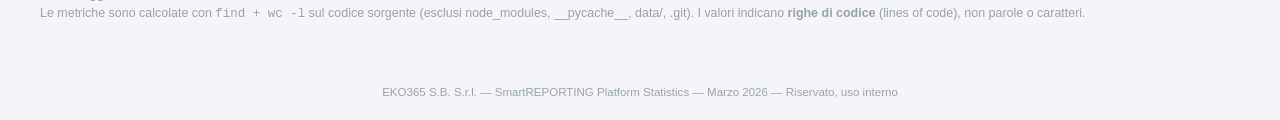
<file: platform-stats/index.html>
<!DOCTYPE html>
<html lang="it">
<head>
<meta charset="UTF-8">
<meta name="viewport" content="width=device-width, initial-scale=1.0">
<title>SmartREPORTING — Platform Stats — EKO365 Docs</title>
<link rel="stylesheet" href="../css/eko365.css">
<style>
  .stat-grid { display: grid; grid-template-columns: repeat(auto-fill, minmax(180px, 1fr)); gap: 16px; margin: 20px 0; }
  .stat-card { background: var(--white); border-radius: 10px; padding: 20px; text-align: center; box-shadow: 0 2px 12px rgba(67,50,172,0.10); }
  .stat-card .value { font-size: 2.2rem; font-weight: 700; color: var(--primary); line-height: 1.1; }
  .stat-card .label { font-size: 0.82rem; color: var(--gray); margin-top: 6px; }
  .stat-card.accent .value { color: var(--accent); }

  .repo-table { width: 100%; border-collapse: collapse; margin: 16px 0; font-size: 0.85rem; }
  .repo-table th { background: var(--primary); color: var(--white); padding: 10px 14px; text-align: left; font-weight: 600; }
  .repo-table td { padding: 8px 14px; border-bottom: 1px solid #e8e6f0; }
  .repo-table tr:hover td { background: var(--light); }
  .repo-table .num { text-align: right; font-family: 'Courier New', monospace; }
  .repo-table tfoot td { font-weight: 700; border-top: 2px solid var(--primary); background: var(--light); }

  .lang-bar { display: flex; height: 28px; border-radius: 6px; overflow: hidden; margin: 16px 0; }
  .lang-bar .seg { display: flex; align-items: center; justify-content: center; color: #fff; font-size: 0.72rem; font-weight: 600; white-space: nowrap; padding: 0 6px; }

  .highlight-grid { display: grid; grid-template-columns: repeat(auto-fill, minmax(280px, 1fr)); gap: 16px; margin: 20px 0; }
  .highlight-card { background: var(--white); border-radius: 10px; padding: 18px 20px; box-shadow: 0 2px 12px rgba(67,50,172,0.10); border-left: 4px solid var(--primary); }
  .highlight-card h4 { color: var(--primary); margin: 0 0 8px; font-size: 0.95rem; }
  .highlight-card p { color: var(--dark); font-size: 0.85rem; margin: 0; line-height: 1.5; }
  .highlight-card.orange { border-left-color: var(--accent); }
  .highlight-card.orange h4 { color: var(--accent); }

  .update-info { font-size: 0.78rem; color: var(--gray); margin-top: 24px; padding-top: 16px; border-top: 1px solid #e0e0e0; }

  .doc-links { display: flex; gap: 16px; align-items: center; padding: 12px 40px; background: var(--white); border-bottom: 1px solid #e0dde8; font-size: 0.82rem; flex-wrap: wrap; }
  .doc-links .label { font-weight: 600; color: var(--dark); margin-right: 4px; }
  .doc-links a { color: var(--primary); text-decoration: none; padding: 4px 12px; border: 1px solid #d8d4e8; border-radius: 4px; transition: all 0.2s; }
  .doc-links a:hover { background: var(--primary); color: var(--white); }
</style>
</head>
<body>

<div class="eko-header">
  <h1>SmartREPORTING — Platform Statistics</h1>
  <div class="subtitle">Metriche di sviluppo della piattaforma di reportistica automatizzata EKO365</div>
  <a href="../" class="back-link">&larr; Hub Documentazione</a>
</div>

<div class="doc-links">
  <span class="label">Vedi anche:</span>
  <a href="../reporting-platform/">Architettura Interattiva</a>
  <a href="https://github.com/eko365sb/pipeline-workflows-docs#readme">Visione</a>
  <a href="https://github.com/eko365sb/pipeline-workflows-docs/blob/main/ARCHITECTURE.md">Architettura Tecnica</a>
  <a href="https://github.com/eko365sb/pipeline-workflows-docs/blob/main/docs/Manuale_Operativo_Pipeline.md">Manuale</a>
</div>

<div style="padding: 24px 40px 40px;">

  <!-- KPI CARDS -->
  <div class="stat-grid">
    <div class="stat-card">
      <div class="value">~64.000</div>
      <div class="label">Righe totali</div>
    </div>
    <div class="stat-card accent">
      <div class="value">5</div>
      <div class="label">Pipeline attive</div>
    </div>
    <div class="stat-card">
      <div class="value">165</div>
      <div class="label">File sorgente</div>
    </div>
    <div class="stat-card accent">
      <div class="value">6</div>
      <div class="label">Repository</div>
    </div>
    <div class="stat-card">
      <div class="value">103</div>
      <div class="label">Commit Git</div>
    </div>
    <div class="stat-card accent">
      <div class="value">~2-3 &euro;</div>
      <div class="label">Costo mensile</div>
    </div>
  </div>

  <!-- LANGUAGE BAR -->
  <h2 style="margin-top: 32px; color: var(--primary);">Distribuzione per linguaggio</h2>
  <div class="lang-bar">
    <div class="seg" style="width: 36.3%; background: #3572A5;" title="Python: 23.253 righe">Python 36%</div>
    <div class="seg" style="width: 42.6%; background: #F1E05A; color: #333;" title="JavaScript: 27.286 righe">JavaScript 43%</div>
    <div class="seg" style="width: 4.2%; background: #E34C26;" title="YAML: 2.718 righe">YAML</div>
    <div class="seg" style="width: 2.7%; background: #89E051;" title="JSON config: 1.703 righe">JSON</div>
    <div class="seg" style="width: 12.1%; background: #083FA1;" title="Markdown: 7.732 righe">Markdown 12%</div>
    <div class="seg" style="width: 2.1%; background: #E44D26;" title="HTML+CSS: 1.270 righe">HTML</div>
  </div>
  <p style="font-size: 0.78rem; color: var(--gray); margin-top: 4px;">
    Python 23.253 &middot; JavaScript 27.286 &middot; YAML 2.718 &middot; JSON 1.703 &middot; Markdown 7.732 &middot; HTML/CSS 1.270 &middot; Shell 161
  </p>

  <!-- PER-REPO TABLE -->
  <h2 style="margin-top: 32px; color: var(--primary);">Dettaglio per repository</h2>

  <table class="repo-table">
    <thead>
      <tr>
        <th>Repository</th>
        <th style="text-align:right">Python</th>
        <th style="text-align:right">JavaScript</th>
        <th style="text-align:right">Workflow</th>
        <th style="text-align:right">Doc (MD)</th>
        <th style="text-align:right">Config</th>
        <th style="text-align:right">Commit</th>
      </tr>
    </thead>
    <tbody>
      <tr>
        <td><a href="https://github.com/eko365sb/smartbackup-reports" style="color: var(--primary);">smartbackup-reports</a></td>
        <td class="num">4.412</td><td class="num">4.487</td><td class="num">686</td><td class="num">1.032</td><td class="num">316</td><td class="num">32</td>
      </tr>
      <tr>
        <td><a href="https://github.com/eko365sb/desk365-reports" style="color: var(--primary);">desk365-reports</a></td>
        <td class="num">8.694</td><td class="num">8.745</td><td class="num">376</td><td class="num">4.553</td><td class="num">316</td><td class="num">16</td>
      </tr>
      <tr>
        <td><a href="https://github.com/eko365sb/smartpatch-reports" style="color: var(--primary);">smartpatch-reports</a></td>
        <td class="num">5.488</td><td class="num">5.282</td><td class="num">584</td><td class="num">178</td><td class="num">603</td><td class="num">10</td>
      </tr>
      <tr>
        <td><a href="https://github.com/eko365sb/m365-graph-pipeline" style="color: var(--primary);">m365-graph-pipeline</a></td>
        <td class="num">4.659</td><td class="num">6.135</td><td class="num">560</td><td class="num">121</td><td class="num">468</td><td class="num">22</td>
      </tr>
      <tr>
        <td><a href="https://github.com/eko365sb/pipeline-workflows-docs" style="color: var(--primary);">pipeline-workflows-docs</a></td>
        <td class="num">&mdash;</td><td class="num">2.637</td><td class="num">512</td><td class="num">1.599</td><td class="num">&mdash;</td><td class="num">16</td>
      </tr>
      <tr>
        <td><a href="https://github.com/eko365sb/eko365-docs" style="color: var(--primary);">eko365-docs</a></td>
        <td class="num">&mdash;</td><td class="num">&mdash;</td><td class="num">&mdash;</td><td class="num">249</td><td class="num">&mdash;</td><td class="num">7</td>
      </tr>
    </tbody>
    <tfoot>
      <tr>
        <td>Totale</td>
        <td class="num">23.253</td><td class="num">27.286</td><td class="num">2.718</td><td class="num">7.732</td><td class="num">1.703</td><td class="num">103</td>
      </tr>
    </tfoot>
  </table>

  <!-- WHAT WAS BUILT -->
  <h2 style="margin-top: 32px; color: var(--primary);">Cosa comprende la piattaforma</h2>

  <div class="highlight-grid">
    <div class="highlight-card">
      <h4>5 pipeline di produzione</h4>
      <p>SmartBackup (AFI.ai), Veeam Backup, DESK365 Helpdesk, SmartPATCH (Action1), M365 Graph Security &amp; Health</p>
    </div>
    <div class="highlight-card orange">
      <h4>19 workflow GitHub Actions</h4>
      <p>4 reusable condivisi (fetch, analyze, report, notify) + 15 caller workflow specifici per pipeline</p>
    </div>
    <div class="highlight-card">
      <h4>18 report generator</h4>
      <p>Node.js: DOCX professionali, PPTX con grafici Chart.js, CSV per analisi. Branding EKO365 (Century Gothic, livrea viola/arancione)</p>
    </div>
    <div class="highlight-card orange">
      <h4>24 data collector</h4>
      <p>Python: retry con exponential backoff, pagination cursor-based, rate limiting, upload S3 automatico</p>
    </div>
    <div class="highlight-card">
      <h4>10 tenant clienti</h4>
      <p>Autenticazione multi-tenant GDAP + OAuth2 + API key. 5 sorgenti dati integrate (Desk365, AFI.ai, Veeam, Graph API, Action1)</p>
    </div>
    <div class="highlight-card orange">
      <h4>Zero intervento manuale</h4>
      <p>Schedulazione completamente automatica. Collection giornaliera/settimanale, report mensili, client-facing trimestrali. Auto-fallback e notifica errori.</p>
    </div>
  </div>

  <!-- ARCHITECTURE -->
  <h2 style="margin-top: 32px; color: var(--primary);">Architettura e documentazione</h2>

  <table class="repo-table">
    <thead>
      <tr><th>Risorsa</th><th>Tipo</th><th>Descrizione</th></tr>
    </thead>
    <tbody>
      <tr>
        <td><a href="../reporting-platform/" style="color: var(--primary);">Architettura interattiva</a></td>
        <td>HTML</td>
        <td>Visualizzazione web con vista overview e dettaglio tecnico per tutte le 5 pipeline</td>
      </tr>
      <tr>
        <td><a href="https://github.com/eko365sb/pipeline-workflows-docs#readme" style="color: var(--primary);">Visione e obiettivi</a></td>
        <td>Markdown</td>
        <td>Contesto DORA, problema, approccio, valore della reportistica interna</td>
      </tr>
      <tr>
        <td><a href="https://github.com/eko365sb/pipeline-workflows-docs/blob/main/ARCHITECTURE.md" style="color: var(--primary);">Architettura tecnica</a></td>
        <td>Markdown</td>
        <td>Specifiche complete: 5 pipeline, workflow, secrets, bucket S3, piano implementazione</td>
      </tr>
      <tr>
        <td><a href="https://github.com/eko365sb/pipeline-workflows-docs/blob/main/docs/Manuale_Operativo_Pipeline.md" style="color: var(--primary);">Manuale operativo</a></td>
        <td>Markdown</td>
        <td>Guida pratica: accesso, on-demand, troubleshooting per tutte le pipeline</td>
      </tr>
    </tbody>
  </table>

  <div class="update-info">
    <strong>Ultimo aggiornamento statistiche:</strong> 23 marzo 2026<br>
    Le metriche sono calcolate con <code>find + wc -l</code> sul codice sorgente (esclusi node_modules, __pycache__, data/, .git).
    I valori indicano <strong>righe di codice</strong> (lines of code), non parole o caratteri.
  </div>

</div>

<div class="eko-footer">
  EKO365 S.B. S.r.l. &mdash; SmartREPORTING Platform Statistics &mdash; Marzo 2026 &mdash; Riservato, uso interno
</div>

</body>
</html>
</file>
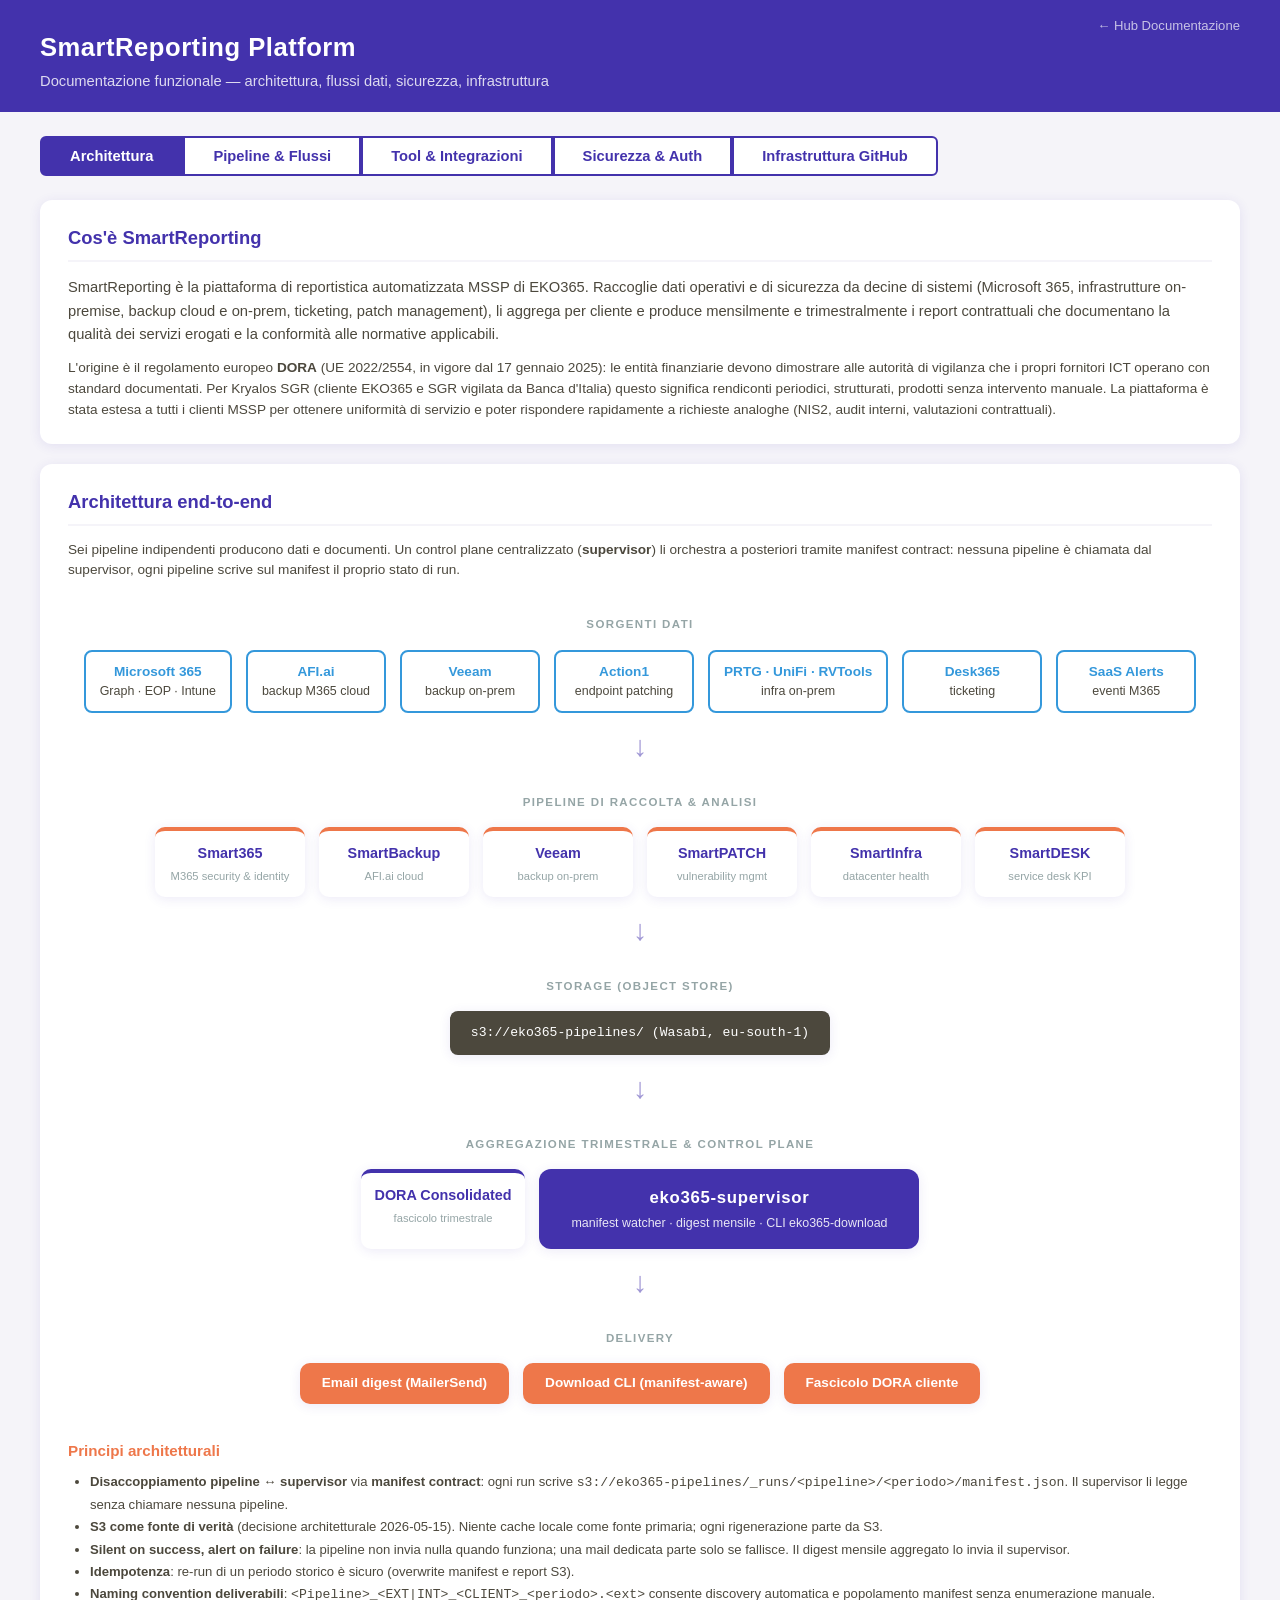
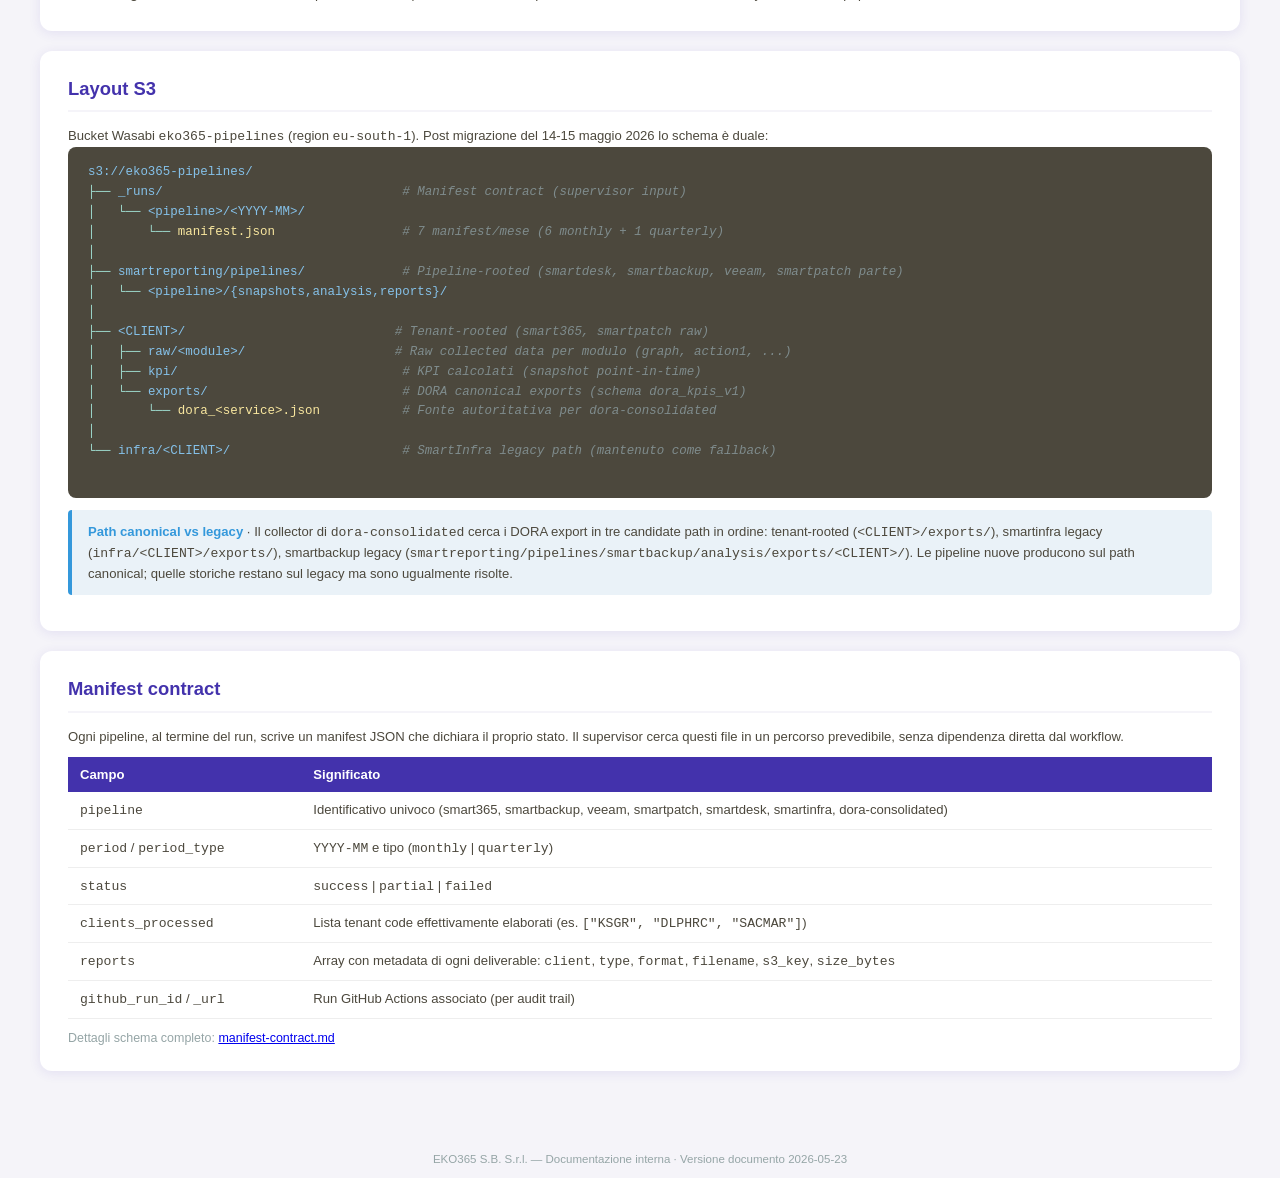
<file: reporting-platform/index.html>
<!DOCTYPE html>
<html lang="it">
<head>
<meta charset="UTF-8">
<meta name="viewport" content="width=device-width, initial-scale=1.0">
<title>SmartReporting Platform — EKO365 Docs</title>
<link rel="stylesheet" href="../css/eko365.css">
<style>
  /* Diagramma architetturale */
  .arch-flow { display: flex; flex-direction: column; align-items: center; padding: 16px 0; }
  .arch-band { display: flex; gap: 14px; flex-wrap: wrap; justify-content: center; margin: 6px 0; }
  .arch-source { background: var(--white); border: 2px solid var(--blue); border-radius: 8px; padding: 10px 14px; min-width: 140px; text-align: center; font-size: 0.78rem; }
  .arch-source .ttl { font-weight: 700; color: var(--blue); font-size: 0.85rem; }
  .arch-pipeline { background: var(--white); border-top: 4px solid var(--accent); border-radius: 10px; padding: 12px 14px; min-width: 150px; text-align: center; box-shadow: var(--shadow); }
  .arch-pipeline .name { font-weight: 700; color: var(--primary); font-size: 0.9rem; }
  .arch-pipeline .src  { font-size: 0.7rem; color: var(--gray); margin-top: 3px; }
  .arch-control { background: var(--primary); color: var(--white); border-radius: 12px; padding: 16px 28px; text-align: center; box-shadow: var(--shadow); min-width: 380px; }
  .arch-control .name { font-weight: 700; font-size: 1.05rem; letter-spacing: 0.04em; }
  .arch-control .desc { font-size: 0.78rem; opacity: 0.88; margin-top: 4px; }
  .arch-storage { background: var(--dark); color: var(--white); font-family: var(--mono); border-radius: 8px; padding: 12px 18px; font-size: 0.82rem; box-shadow: var(--shadow); min-width: 380px; text-align: center; }
  .arch-delivery { background: var(--accent); color: var(--white); border-radius: 10px; padding: 10px 22px; font-weight: 700; font-size: 0.85rem; box-shadow: var(--shadow); min-width: 160px; text-align: center; }

  /* Card tool */
  .tool-grid { display: grid; grid-template-columns: repeat(auto-fill, minmax(280px, 1fr)); gap: 14px; margin: 12px 0; }
  .tool-card { background: var(--white); border-radius: 10px; padding: 16px 18px; box-shadow: var(--shadow); border-left: 4px solid var(--primary); }
  .tool-card.storage  { border-left-color: var(--dark); }
  .tool-card.security { border-left-color: var(--accent); }
  .tool-card.identity { border-left-color: var(--blue); }
  .tool-card .tool-name { font-weight: 700; color: var(--primary); font-size: 0.95rem; margin-bottom: 4px; }
  .tool-card .tool-role { font-size: 0.72rem; color: var(--gray); text-transform: uppercase; letter-spacing: 0.06em; margin-bottom: 8px; }
  .tool-card .tool-desc { font-size: 0.82rem; line-height: 1.5; color: var(--dark); }
  .tool-card .tool-meta { font-size: 0.72rem; color: var(--gray); margin-top: 8px; padding-top: 6px; border-top: 1px solid #eee; }

  /* Pipeline detail */
  .pipe-detail { background: var(--white); border-radius: 10px; padding: 16px 20px; margin-bottom: 14px; box-shadow: var(--shadow); border-left: 4px solid var(--accent); }
  .pipe-detail .pipe-head { display: flex; align-items: center; justify-content: space-between; flex-wrap: wrap; gap: 8px; margin-bottom: 8px; }
  .pipe-detail h3 { color: var(--primary); font-size: 1.02rem; margin: 0; }
  .pipe-detail .pipe-tag { font-size: 0.7rem; padding: 3px 10px; background: var(--light); color: var(--primary); border-radius: 12px; font-weight: 600; }
  .pipe-detail .pipe-meta { display: grid; grid-template-columns: repeat(auto-fill, minmax(150px, 1fr)); gap: 8px; margin: 8px 0; }
  .pipe-detail .meta-item { font-size: 0.78rem; }
  .pipe-detail .meta-label { font-size: 0.68rem; color: var(--gray); text-transform: uppercase; letter-spacing: 0.06em; }
  .pipe-detail .meta-value { color: var(--dark); font-weight: 600; }
  .pipe-detail .tenants { margin-top: 8px; }
  .pipe-detail p { font-size: 0.82rem; line-height: 1.55; color: var(--dark); margin: 6px 0; }

  /* Sicurezza */
  .sec-row { display: grid; grid-template-columns: 1fr 1fr; gap: 16px; margin: 12px 0; }
  .sec-card { background: var(--light); border-radius: 8px; padding: 14px 16px; border-top: 3px solid var(--accent); }
  .sec-card h4 { color: var(--primary); font-size: 0.9rem; margin-bottom: 6px; }
  .sec-card p { font-size: 0.8rem; line-height: 1.55; }
  .sec-card .meta { font-size: 0.7rem; color: var(--gray); margin-top: 6px; font-family: var(--mono); }
  @media (max-width: 720px) { .sec-row { grid-template-columns: 1fr; } }

  /* Infra repo grid */
  .repo-table th { font-size: 0.75rem; }
  .repo-role { font-size: 0.68rem; padding: 2px 7px; border-radius: 3px; font-weight: 600; display: inline-block; }
  .repo-role.pipeline { background: #FADBD8; color: #922B21; }
  .repo-role.control  { background: #D6EAF8; color: #2471A3; }
  .repo-role.shared   { background: #D5F5E3; color: #1E8449; }
  .repo-role.docs     { background: #FCF3CF; color: #7D6608; }
  .repo-role.auth     { background: #E8DAEF; color: #6C3483; }

  /* Callout */
  .callout { background: #FEF3EC; border-left: 4px solid var(--accent); padding: 12px 16px; border-radius: 4px; margin: 12px 0; font-size: 0.82rem; }
  .callout strong { color: var(--accent); }
  .callout.note { background: #EAF2F8; border-left-color: var(--blue); }
  .callout.note strong { color: var(--blue); }

  /* Periodi banda */
  .timing-band { display: flex; gap: 10px; flex-wrap: wrap; margin: 8px 0 16px; }
  .timing-chip { background: var(--white); border: 1px solid #ddd; border-radius: 16px; padding: 5px 12px; font-size: 0.75rem; }
  .timing-chip .tc-label { color: var(--gray); }
  .timing-chip .tc-value { color: var(--primary); font-weight: 700; }
</style>
</head>
<body>

<div class="eko-header">
  <h1>SmartReporting Platform</h1>
  <div class="subtitle">Documentazione funzionale — architettura, flussi dati, sicurezza, infrastruttura</div>
  <a href="../" class="back-link">&larr; Hub Documentazione</a>
</div>

<div class="view-toggle">
  <button class="view-btn active" onclick="setView(event, 'architettura')">Architettura</button>
  <button class="view-btn" onclick="setView(event, 'pipeline')">Pipeline &amp; Flussi</button>
  <button class="view-btn" onclick="setView(event, 'tool')">Tool &amp; Integrazioni</button>
  <button class="view-btn" onclick="setView(event, 'sicurezza')">Sicurezza &amp; Auth</button>
  <button class="view-btn" onclick="setView(event, 'github')">Infrastruttura GitHub</button>
</div>

<!-- ===================== VIEW 1: ARCHITETTURA ===================== -->
<div class="view active" id="view-architettura">

  <div class="detail-section">
    <h2>Cos'è SmartReporting</h2>
    <p style="font-size: 0.92rem; line-height: 1.6;">
      SmartReporting è la piattaforma di reportistica automatizzata MSSP di EKO365. Raccoglie
      dati operativi e di sicurezza da decine di sistemi (Microsoft 365, infrastrutture on-premise,
      backup cloud e on-prem, ticketing, patch management), li aggrega per cliente e produce
      mensilmente e trimestralmente i report contrattuali che documentano la qualità dei servizi
      erogati e la conformità alle normative applicabili.
    </p>
    <p style="font-size: 0.85rem; line-height: 1.55; margin-top: 10px;">
      L'origine è il regolamento europeo <b>DORA</b> (UE 2022/2554, in vigore dal 17 gennaio 2025):
      le entità finanziarie devono dimostrare alle autorità di vigilanza che i propri fornitori
      ICT operano con standard documentati. Per Kryalos SGR (cliente EKO365 e SGR vigilata da
      Banca d'Italia) questo significa rendiconti periodici, strutturati, prodotti senza intervento
      manuale. La piattaforma è stata estesa a tutti i clienti MSSP per ottenere uniformità di
      servizio e poter rispondere rapidamente a richieste analoghe (NIS2, audit interni, valutazioni
      contrattuali).
    </p>
  </div>

  <div class="detail-section">
    <h2>Architettura end-to-end</h2>
    <p style="font-size: 0.85rem;">
      Sei pipeline indipendenti producono dati e documenti. Un control plane centralizzato
      (<b>supervisor</b>) li orchestra a posteriori tramite manifest contract: nessuna pipeline
      è chiamata dal supervisor, ogni pipeline scrive sul manifest il proprio stato di run.
    </p>

    <div class="arch-flow">

      <div class="section-label">Sorgenti dati</div>
      <div class="arch-band">
        <div class="arch-source"><div class="ttl">Microsoft 365</div><div>Graph &middot; EOP &middot; Intune</div></div>
        <div class="arch-source"><div class="ttl">AFI.ai</div><div>backup M365 cloud</div></div>
        <div class="arch-source"><div class="ttl">Veeam</div><div>backup on-prem</div></div>
        <div class="arch-source"><div class="ttl">Action1</div><div>endpoint patching</div></div>
        <div class="arch-source"><div class="ttl">PRTG &middot; UniFi &middot; RVTools</div><div>infra on-prem</div></div>
        <div class="arch-source"><div class="ttl">Desk365</div><div>ticketing</div></div>
        <div class="arch-source"><div class="ttl">SaaS Alerts</div><div>eventi M365</div></div>
      </div>

      <div class="arrow-down">&darr;</div>

      <div class="section-label">Pipeline di raccolta &amp; analisi</div>
      <div class="arch-band">
        <div class="arch-pipeline"><div class="name">Smart365</div><div class="src">M365 security &amp; identity</div></div>
        <div class="arch-pipeline"><div class="name">SmartBackup</div><div class="src">AFI.ai cloud</div></div>
        <div class="arch-pipeline"><div class="name">Veeam</div><div class="src">backup on-prem</div></div>
        <div class="arch-pipeline"><div class="name">SmartPATCH</div><div class="src">vulnerability mgmt</div></div>
        <div class="arch-pipeline"><div class="name">SmartInfra</div><div class="src">datacenter health</div></div>
        <div class="arch-pipeline"><div class="name">SmartDESK</div><div class="src">service desk KPI</div></div>
      </div>

      <div class="arrow-down">&darr;</div>

      <div class="section-label">Storage (object store)</div>
      <div class="arch-band">
        <div class="arch-storage">s3://eko365-pipelines/ (Wasabi, eu-south-1)</div>
      </div>

      <div class="arrow-down">&darr;</div>

      <div class="section-label">Aggregazione trimestrale &amp; control plane</div>
      <div class="arch-band">
        <div class="arch-pipeline" style="border-top-color: var(--primary);"><div class="name">DORA Consolidated</div><div class="src">fascicolo trimestrale</div></div>
        <div class="arch-control"><div class="name">eko365-supervisor</div><div class="desc">manifest watcher · digest mensile · CLI eko365-download</div></div>
      </div>

      <div class="arrow-down">&darr;</div>

      <div class="section-label">Delivery</div>
      <div class="arch-band">
        <div class="arch-delivery">Email digest (MailerSend)</div>
        <div class="arch-delivery">Download CLI (manifest-aware)</div>
        <div class="arch-delivery">Fascicolo DORA cliente</div>
      </div>

    </div>

    <h3>Principi architetturali</h3>
    <ul style="font-size: 0.82rem; padding-left: 22px; line-height: 1.7;">
      <li><b>Disaccoppiamento pipeline ↔ supervisor</b> via <b>manifest contract</b>: ogni run scrive
          <code>s3://eko365-pipelines/_runs/&lt;pipeline&gt;/&lt;periodo&gt;/manifest.json</code>.
          Il supervisor li legge senza chiamare nessuna pipeline.</li>
      <li><b>S3 come fonte di verità</b> (decisione architetturale 2026-05-15). Niente cache locale
          come fonte primaria; ogni rigenerazione parte da S3.</li>
      <li><b>Silent on success, alert on failure</b>: la pipeline non invia nulla quando funziona;
          una mail dedicata parte solo se fallisce. Il digest mensile aggregato lo invia il supervisor.</li>
      <li><b>Idempotenza</b>: re-run di un periodo storico è sicuro (overwrite manifest e report S3).</li>
      <li><b>Naming convention deliverabili</b>: <code>&lt;Pipeline&gt;_&lt;EXT|INT&gt;_&lt;CLIENT&gt;_&lt;periodo&gt;.&lt;ext&gt;</code>
          consente discovery automatica e popolamento manifest senza enumerazione manuale.</li>
    </ul>
  </div>

  <div class="detail-section">
    <h2>Layout S3</h2>
    <p style="font-size: 0.82rem;">
      Bucket Wasabi <code>eko365-pipelines</code> (region <code>eu-south-1</code>). Post migrazione
      del 14-15 maggio 2026 lo schema è duale:
    </p>
    <pre class="s3-tree">
<span class="folder">s3://eko365-pipelines/</span>
├── <span class="folder">_runs/</span>                                <span class="comment"># Manifest contract (supervisor input)</span>
│   └── <span class="folder">&lt;pipeline&gt;/&lt;YYYY-MM&gt;/</span>
│       └── <span class="file">manifest.json</span>                 <span class="comment"># 7 manifest/mese (6 monthly + 1 quarterly)</span>
│
├── <span class="folder">smartreporting/pipelines/</span>             <span class="comment"># Pipeline-rooted (smartdesk, smartbackup, veeam, smartpatch parte)</span>
│   └── <span class="folder">&lt;pipeline&gt;/{snapshots,analysis,reports}/</span>
│
├── <span class="folder">&lt;CLIENT&gt;/</span>                            <span class="comment"># Tenant-rooted (smart365, smartpatch raw)</span>
│   ├── <span class="folder">raw/&lt;module&gt;/</span>                    <span class="comment"># Raw collected data per modulo (graph, action1, ...)</span>
│   ├── <span class="folder">kpi/</span>                              <span class="comment"># KPI calcolati (snapshot point-in-time)</span>
│   └── <span class="folder">exports/</span>                          <span class="comment"># DORA canonical exports (schema dora_kpis_v1)</span>
│       └── <span class="file">dora_&lt;service&gt;.json</span>           <span class="comment"># Fonte autoritativa per dora-consolidated</span>
│
└── <span class="folder">infra/&lt;CLIENT&gt;/</span>                       <span class="comment"># SmartInfra legacy path (mantenuto come fallback)</span>
    </pre>
    <div class="callout note">
      <strong>Path canonical vs legacy</strong> &middot; Il collector di <code>dora-consolidated</code>
      cerca i DORA export in tre candidate path in ordine: tenant-rooted (<code>&lt;CLIENT&gt;/exports/</code>),
      smartinfra legacy (<code>infra/&lt;CLIENT&gt;/exports/</code>), smartbackup legacy
      (<code>smartreporting/pipelines/smartbackup/analysis/exports/&lt;CLIENT&gt;/</code>). Le pipeline
      nuove producono sul path canonical; quelle storiche restano sul legacy ma sono ugualmente
      risolte.
    </div>
  </div>

  <div class="detail-section">
    <h2>Manifest contract</h2>
    <p style="font-size: 0.82rem;">
      Ogni pipeline, al termine del run, scrive un manifest JSON che dichiara il proprio stato.
      Il supervisor cerca questi file in un percorso prevedibile, senza dipendenza diretta dal
      workflow.
    </p>
    <table class="tech-table">
      <thead><tr><th>Campo</th><th>Significato</th></tr></thead>
      <tbody>
        <tr><td><code>pipeline</code></td><td>Identificativo univoco (smart365, smartbackup, veeam, smartpatch, smartdesk, smartinfra, dora-consolidated)</td></tr>
        <tr><td><code>period</code> / <code>period_type</code></td><td><code>YYYY-MM</code> e tipo (<code>monthly</code> | <code>quarterly</code>)</td></tr>
        <tr><td><code>status</code></td><td><code>success</code> | <code>partial</code> | <code>failed</code></td></tr>
        <tr><td><code>clients_processed</code></td><td>Lista tenant code effettivamente elaborati (es. <code>["KSGR", "DLPHRC", "SACMAR"]</code>)</td></tr>
        <tr><td><code>reports</code></td><td>Array con metadata di ogni deliverable: <code>client</code>, <code>type</code>, <code>format</code>, <code>filename</code>, <code>s3_key</code>, <code>size_bytes</code></td></tr>
        <tr><td><code>github_run_id</code> / <code>_url</code></td><td>Run GitHub Actions associato (per audit trail)</td></tr>
      </tbody>
    </table>
    <p style="font-size: 0.78rem; color: var(--gray); margin-top: 8px;">
      Dettagli schema completo:
      <a href="https://github.com/eko365sb/pipeline-workflows-docs/blob/main/docs/manifest-contract.md" target="_blank">manifest-contract.md</a>
    </p>
  </div>

</div>

<!-- ===================== VIEW 2: PIPELINE & FLUSSI ===================== -->
<div class="view" id="view-pipeline">

  <div class="detail-section">
    <h2>Le sei pipeline produttive</h2>
    <p style="font-size: 0.82rem;">
      Ogni pipeline è un repository GitHub indipendente con il suo workflow yml, i suoi script
      Python/Node, i suoi tenant. Tutte condividono un foundation tooling comune
      (<code>eko365-pipeline-core</code>, <code>@eko365/docx-lib</code>) e producono manifest
      conformi al medesimo schema.
    </p>

    <div class="timing-band">
      <div class="timing-chip"><span class="tc-label">Pipeline monthly:</span> <span class="tc-value">6</span></div>
      <div class="timing-chip"><span class="tc-label">Pipeline quarterly:</span> <span class="tc-value">1</span></div>
      <div class="timing-chip"><span class="tc-label">Tenant censiti:</span> <span class="tc-value">18</span></div>
      <div class="timing-chip"><span class="tc-label">Tenant DORA-regulated:</span> <span class="tc-value">1 (KSGR)</span></div>
      <div class="timing-chip"><span class="tc-label">Deliverable mensili:</span> <span class="tc-value">~20-25</span></div>
    </div>

    <!-- Smart365 -->
    <div class="pipe-detail">
      <div class="pipe-head">
        <h3>Smart365 — Microsoft 365 Security &amp; Identity</h3>
        <span class="pipe-tag">monthly + quarterly</span>
      </div>
      <p>
        Raccoglie lo stato di sicurezza dei tenant M365 dei clienti: Secure Score, alert SOC,
        identità a rischio, conformità dispositivi Intune, traffico email EOP, regole di forwarding,
        attività SaaS Alerts. Il <b>cross_reference transformer</b> produce uno schema DORA
        canonical <code>dora_security_m365.json</code> per cliente. Il report mensile è un INT
        aggregato cross-tenant; i quarterly producono EXT per cliente.
      </p>
      <div class="pipe-meta">
        <div class="meta-item"><div class="meta-label">Repo</div><div class="meta-value">smart365-pipeline</div></div>
        <div class="meta-item"><div class="meta-label">Raccolta</div><div class="meta-value">1° del mese 03:00 UTC</div></div>
        <div class="meta-item"><div class="meta-label">Report</div><div class="meta-value">3° del mese 14:00 UTC</div></div>
        <div class="meta-item"><div class="meta-label">Fonti API</div><div class="meta-value">Graph &middot; EOP &middot; Intune &middot; SaaS Alerts</div></div>
        <div class="meta-item"><div class="meta-label">Output</div><div class="meta-value"><span class="output-tag docx">DOCX</span><span class="output-tag json">DORA</span></div></div>
      </div>
      <div class="tenants">
        <span class="tenant-chip">C2P</span><span class="tenant-chip">CLP</span><span class="tenant-chip">DLLAW</span>
        <span class="tenant-chip">DLPHRC</span><span class="tenant-chip">ICONS</span><span class="tenant-chip">KAM</span>
        <span class="tenant-chip">KSGR</span><span class="tenant-chip">RSRJ</span><span class="tenant-chip">SACMAR</span>
      </div>
    </div>

    <!-- SmartBackup -->
    <div class="pipe-detail">
      <div class="pipe-head">
        <h3>SmartBackup — Backup Microsoft 365 (AFI.ai)</h3>
        <span class="pipe-tag">monthly + quarterly</span>
      </div>
      <p>
        Interroga la piattaforma di backup cloud AFI.ai per i 10 tenant gestiti, raccoglie task
        performance (success rate, total tasks, errori), coverage (risorse protette vs in scope),
        storage (utilizzo vs quota contrattuale), operazioni di restore (test e operativi)
        evidence DORA. Genera report cliente (EXT) e bollettino interno (INT) con executive
        summary e raccomandazioni.
      </p>
      <div class="pipe-meta">
        <div class="meta-item"><div class="meta-label">Repo</div><div class="meta-value">smartbackup-reports</div></div>
        <div class="meta-item"><div class="meta-label">Schedule</div><div class="meta-value">2° del mese 06:00 UTC</div></div>
        <div class="meta-item"><div class="meta-label">Fonte</div><div class="meta-value">AFI.ai REST API</div></div>
        <div class="meta-item"><div class="meta-label">Output</div><div class="meta-value"><span class="output-tag docx">DOCX</span><span class="output-tag pptx">PPTX</span><span class="output-tag json">DORA</span></div></div>
      </div>
      <div class="tenants">
        <span class="tenant-chip">ADVAM</span><span class="tenant-chip">C2P</span><span class="tenant-chip">DLLAW</span>
        <span class="tenant-chip">DLPHRC</span><span class="tenant-chip">EKO</span><span class="tenant-chip">ICONS</span>
        <span class="tenant-chip">K2P</span><span class="tenant-chip">KAM</span><span class="tenant-chip">KSGR</span>
        <span class="tenant-chip">SACMAR</span>
      </div>
    </div>

    <!-- Veeam -->
    <div class="pipe-detail">
      <div class="pipe-head">
        <h3>Veeam — Backup on-premise &amp; SureBackup</h3>
        <span class="pipe-tag">monthly</span>
      </div>
      <p>
        Parsing automatico delle email giornaliere di sintesi del backup server
        Veeam Backup &amp; Replication (EKOBKP08) e dei report SureBackup di
        restore verification. Calcola success rate, transfer volume, durate,
        anomalie e regressioni. Pipeline distinta da SmartBackup nel registry
        del supervisor (dal 23-mag) perché S3 path e logica di parsing sono
        completamente separate.
      </p>
      <div class="pipe-meta">
        <div class="meta-item"><div class="meta-label">Repo</div><div class="meta-value">smartbackup-reports</div></div>
        <div class="meta-item"><div class="meta-label">Schedule</div><div class="meta-value">giornaliera (10:00 UTC, parsing email)</div></div>
        <div class="meta-item"><div class="meta-label">Fonte</div><div class="meta-value">Email Veeam VBR + SureBackup</div></div>
        <div class="meta-item"><div class="meta-label">Output</div><div class="meta-value"><span class="output-tag docx">DOCX</span></div></div>
      </div>
      <div class="tenants"><span class="tenant-chip">KSGR</span></div>
    </div>

    <!-- SmartPATCH -->
    <div class="pipe-detail">
      <div class="pipe-head">
        <h3>SmartPATCH — Vulnerability &amp; Patch Management (Action1)</h3>
        <span class="pipe-tag">monthly + quarterly</span>
      </div>
      <p>
        Recupera da Action1 lo stato di patching e vulnerabilità degli endpoint
        gestiti: CVE critiche e tracciate, CISA KEV monitorate, pacchetti
        distribuiti, finestre di manutenzione, gap di compliance. Genera KPI
        snapshot giornaliero in S3 per costruire serie storica e produce report
        mensile con trend e raccomandazioni. Esporta <code>dora_patch_management.json</code>
        canonical per ogni tenant.
      </p>
      <div class="pipe-meta">
        <div class="meta-item"><div class="meta-label">Repo</div><div class="meta-value">smartpatch-reports</div></div>
        <div class="meta-item"><div class="meta-label">Schedule</div><div class="meta-value">giornaliera 07:00 UTC (raw + KPI)</div></div>
        <div class="meta-item"><div class="meta-label">Fonte</div><div class="meta-value">Action1 REST API (multi-org)</div></div>
        <div class="meta-item"><div class="meta-label">Output</div><div class="meta-value"><span class="output-tag docx">DOCX</span><span class="output-tag pptx">PPTX</span><span class="output-tag json">DORA</span></div></div>
      </div>
      <div class="tenants">
        <span class="tenant-chip">C2P</span><span class="tenant-chip">DLLAW</span><span class="tenant-chip">DLPHRC</span>
        <span class="tenant-chip">KSGR</span><span class="tenant-chip">SACMAR</span>
      </div>
    </div>

    <!-- SmartInfra -->
    <div class="pipe-detail">
      <div class="pipe-head">
        <h3>SmartInfra — Datacenter on-premise</h3>
        <span class="pipe-tag">monthly + quarterly</span>
      </div>
      <p>
        Aggrega l'inventario VMware (snapshot RVTools), il monitoring PRTG (disponibilità VM,
        SNMP disk, SNMP uptime, sensori storage logico, traffico di rete), gli apparati UniFi
        (Site Manager API: 11 endpoint cloud, mapping siti, salute apparati). Produce report
        clienti con SLA disponibilità, capacità contrattuale, alert correlati, e report operativo
        interno con right-sizing e capacity planning.
      </p>
      <div class="pipe-meta">
        <div class="meta-item"><div class="meta-label">Repo</div><div class="meta-value">smartinfra-reports</div></div>
        <div class="meta-item"><div class="meta-label">Schedule</div><div class="meta-value">2° del mese 07:00 UTC</div></div>
        <div class="meta-item"><div class="meta-label">Fonti</div><div class="meta-value">PRTG SOAP &middot; UniFi REST &middot; RVTools email</div></div>
        <div class="meta-item"><div class="meta-label">Output</div><div class="meta-value"><span class="output-tag docx">DOCX</span><span class="output-tag pptx">PPTX</span><span class="output-tag json">DORA</span></div></div>
      </div>
      <div class="tenants">
        <span class="tenant-chip">DLPHRC</span><span class="tenant-chip">KSGR</span><span class="tenant-chip">QUANTUM</span>
        <span class="tenant-chip">SACMAR</span><span class="tenant-chip">TOSI</span><span class="tenant-chip">TROVAMALA</span>
      </div>
    </div>

    <!-- SmartDESK -->
    <div class="pipe-detail">
      <div class="pipe-head">
        <h3>SmartDESK — Service Desk (Desk365)</h3>
        <span class="pipe-tag">monthly</span>
      </div>
      <p>
        Estrazione completa dei ticket dal portale Desk365 con classificazione
        per cliente, calcolo dei KPI di volume, SLA compliance, tempi di prima
        risposta e risoluzione (mean / median / P95), effort billable, CSAT
        survey, deduplicazione SaaS Alerts, automazioni PowerAutomate. La sezione
        DORA estrae incident di alta priorità e preventive alert con response /
        recovery time. Produce un fascicolo per cliente (DOCX + PPTX) e un
        overview cross-cliente.
      </p>
      <div class="pipe-meta">
        <div class="meta-item"><div class="meta-label">Repo</div><div class="meta-value">smartdesk-reports</div></div>
        <div class="meta-item"><div class="meta-label">Schedule</div><div class="meta-value">3° del mese 06:00 UTC</div></div>
        <div class="meta-item"><div class="meta-label">Fonte</div><div class="meta-value">Desk365 v3 API</div></div>
        <div class="meta-item"><div class="meta-label">Output</div><div class="meta-value"><span class="output-tag docx">DOCX</span><span class="output-tag pptx">PPTX</span><span class="output-tag csv">CSV</span><span class="output-tag json">DORA</span></div></div>
      </div>
      <div class="tenants">
        <span class="tenant-chip">BEFL</span><span class="tenant-chip">C2P</span><span class="tenant-chip">DLLAW</span>
        <span class="tenant-chip">DLPHRC</span><span class="tenant-chip">EKO</span><span class="tenant-chip">ICONS</span>
        <span class="tenant-chip">KSGR</span><span class="tenant-chip">RSRJ</span><span class="tenant-chip">SACMAR</span>
      </div>
    </div>

    <!-- DORA Consolidated -->
    <div class="pipe-detail" style="border-left-color: var(--primary);">
      <div class="pipe-head">
        <h3>DORA Consolidated — Fascicolo trimestrale</h3>
        <span class="pipe-tag">quarterly (manuale)</span>
      </div>
      <p>
        Aggrega trimestralmente i KPI delle sei pipeline per i clienti DORA-regulated (oggi solo
        KSGR), confronta i valori misurati con gli SLA contrattuali del profilo DORA del cliente,
        produce un fascicolo Word con executive summary, performance per servizio, evidenze di
        business continuity, gestione incidenti, asset register. Legge i DORA exports canonical
        da S3 (path <code>&lt;CLIENT&gt;/exports/dora_&lt;service&gt;.json</code>) o, in fallback,
        ricalcola dai raw data. Filtro temporale automatico per evitare contaminazione tra
        trimestri.
      </p>
      <div class="pipe-meta">
        <div class="meta-item"><div class="meta-label">Repo</div><div class="meta-value">dora-consolidated-reports</div></div>
        <div class="meta-item"><div class="meta-label">Trigger</div><div class="meta-value">Manuale (post chiusura trimestre)</div></div>
        <div class="meta-item"><div class="meta-label">Fonti</div><div class="meta-value">5 DORA exports + analysis legacy</div></div>
        <div class="meta-item"><div class="meta-label">Output</div><div class="meta-value"><span class="output-tag docx">DOCX</span> fascicolo + prontuario</div></div>
      </div>
      <div class="tenants"><span class="tenant-chip">KSGR</span></div>
    </div>

  </div>

  <div class="detail-section">
    <h2>Calendario di raccolta &amp; produzione</h2>
    <p style="font-size: 0.82rem;">
      Lo scheduling è progettato perché ogni pipeline trovi pronti i dati upstream del periodo
      precedente. Il digest del supervisor parte solo dopo che tutte le pipeline mensili hanno
      avuto la finestra per concludere.
    </p>
    <div class="schedule-row"><div class="cron">0 7 * * *</div><div class="desc"><b>smartpatch</b> — raw collection &amp; KPI snapshot giornaliero (alimenta trend mensile)</div></div>
    <div class="schedule-row"><div class="cron">0 10 * * *</div><div class="desc"><b>veeam</b> — parsing email giornaliera del backup server</div></div>
    <div class="schedule-row"><div class="cron">0 3 1 * *</div><div class="desc"><b>smart365</b> — raw collection M365 del mese precedente</div></div>
    <div class="schedule-row"><div class="cron">0 6 2 * *</div><div class="desc"><b>smartbackup</b> — analisi cloud backup + report</div></div>
    <div class="schedule-row"><div class="cron">0 7 2 * *</div><div class="desc"><b>smartinfra</b> — analisi infrastruttura + report</div></div>
    <div class="schedule-row"><div class="cron">0 6 3 * *</div><div class="desc"><b>smartdesk</b> — estrazione ticketing + report</div></div>
    <div class="schedule-row"><div class="cron">0 14 3 * *</div><div class="desc"><b>smart365</b> — generazione report (dopo che i dati sono settati)</div></div>
    <div class="schedule-row"><div class="cron">0 10 5 * *</div><div class="desc"><b>supervisor</b> — digest mensile aggregato a <code>fabio@eko365.it</code></div></div>
  </div>

</div>

<!-- ===================== VIEW 3: TOOL & INTEGRAZIONI ===================== -->
<div class="view" id="view-tool">

  <div class="detail-section">
    <h2>Tool e integrazioni esterne</h2>
    <p style="font-size: 0.82rem;">
      La piattaforma integra tredici sistemi esterni, ognuno con il suo modello di autenticazione,
      retention e frequenza di accesso. Le card seguenti descrivono il ruolo funzionale; gli
      endpoint esatti vivono nei singoli script.
    </p>

    <div class="section-label">Storage &amp; delivery</div>
    <div class="tool-grid">
      <div class="tool-card storage">
        <div class="tool-name">Wasabi S3</div>
        <div class="tool-role">Object storage</div>
        <div class="tool-desc">
          Bucket <code>eko365-pipelines</code> in regione <code>eu-south-1</code>.
          Fonte autoritativa di tutti i dati: raw, analysis, reports, manifest, DORA exports.
          Versioning attivo, lifecycle non aggressivo (i fascicoli quarterly vivono a tempo
          indeterminato).
        </div>
        <div class="tool-meta">Auth: AWS access key/secret in vault Bitwarden &middot; endpoint <code>s3.eu-south-1.wasabisys.com</code></div>
      </div>
      <div class="tool-card storage">
        <div class="tool-name">MailerSend SMTP &amp; API</div>
        <div class="tool-role">Email delivery transazionale</div>
        <div class="tool-desc">
          Provider SMTP usato per le notifiche di failure delle pipeline e per il digest mensile
          del supervisor. Sender <code>EKO365 | SmartSMTP Sender</code>. Cloudflare WAF richiede
          User-Agent custom; egress da container Anthropic passa attraverso il worker proxy
          <code>eko365-egress</code>.
        </div>
        <div class="tool-meta">Server <code>smtp.mailersend.net:587</code> TLS &middot; API token in vault</div>
      </div>
    </div>

    <div class="section-label">Microsoft 365</div>
    <div class="tool-grid">
      <div class="tool-card identity">
        <div class="tool-name">Microsoft Graph API</div>
        <div class="tool-role">Security, identity, device, mail</div>
        <div class="tool-desc">
          API unificata per Secure Score, alert SOC, identità a rischio, conformità Intune,
          dispositivi gestiti, traffico email EOP, attività audit. La piattaforma accede via
          app multi-tenant con 49 scope delegated e refresh token GDAP (vedi sezione Sicurezza).
        </div>
        <div class="tool-meta">Auth: OAuth2 v2.0 + refresh token &middot; <code>graph.microsoft.com/v1.0</code> e <code>/beta</code></div>
      </div>
      <div class="tool-card identity">
        <div class="tool-name">Exchange Online (EOP)</div>
        <div class="tool-role">Email security posture</div>
        <div class="tool-desc">
          Cmdlet di Exchange Admin esposti via REST <code>InvokeCommand</code>. Estrae transport
          rule, mail flow per categoria (GoodMail, spam, malware, phish), forwarding rule e
          accepted domain. Lo scope <code>Exchange.Manage</code> è incluso nell'app registration
          EKO365.
        </div>
        <div class="tool-meta">Auth: stesso refresh token Graph &middot; endpoint <code>outlook.office365.com/adminapi/beta</code></div>
      </div>
      <div class="tool-card identity">
        <div class="tool-name">SaaS Alerts</div>
        <div class="tool-role">Eventi di sicurezza M365 cross-tenant</div>
        <div class="tool-desc">
          Stream di eventi M365 (signin, file access, sharing, OOAL, file download/upload limit)
          su un cluster Elasticsearch. Alimenta sia Smart365 (sezione SOC) sia BlueTeam per
          ticket triage. Nove tenant censiti via API key dedicata.
        </div>
        <div class="tool-meta">Auth: <code>x-api-key</code> in vault &middot; 9 endpoint REST</div>
      </div>
    </div>

    <div class="section-label">Backup &amp; resilienza</div>
    <div class="tool-grid">
      <div class="tool-card">
        <div class="tool-name">AFI.ai</div>
        <div class="tool-role">Backup M365 cloud</div>
        <div class="tool-desc">
          Piattaforma SaaS di backup per tenant Microsoft 365 (mailbox, OneDrive, SharePoint,
          Teams). Espone REST API per task performance, copertura, storage, eventi di restore.
          Quota contrattuale per cliente, monitorata mensilmente.
        </div>
        <div class="tool-meta">Auth: API token per tenant &middot; 10 organizzazioni configurate</div>
      </div>
      <div class="tool-card">
        <div class="tool-name">Veeam B&amp;R + SureBackup</div>
        <div class="tool-role">Backup on-premise &amp; restore verification</div>
        <div class="tool-desc">
          Veeam Backup &amp; Replication su server EKOBKP08 (datacenter EKO). Email di sintesi
          giornaliere parsate dalla pipeline. SureBackup esegue test di restore automatici su
          un sandbox: i risultati sono riportati nel report mensile come evidenza DORA Art. 11(6).
        </div>
        <div class="tool-meta">Auth: parsing email (no API esposta) &middot; un solo tenant attivo (KSGR)</div>
      </div>
    </div>

    <div class="section-label">Endpoint &amp; infrastruttura</div>
    <div class="tool-grid">
      <div class="tool-card">
        <div class="tool-name">Action1</div>
        <div class="tool-role">Patch &amp; vulnerability management</div>
        <div class="tool-desc">
          Piattaforma multi-org per patching endpoint e gestione vulnerabilità. Espone l'inventario
          asset, lo stato compliance, le CVE tracciate (con priorità CISA KEV), le finestre di
          maintenance. SmartPATCH usa API REST per organizzazione (multi-tenant).
        </div>
        <div class="tool-meta">Auth: refresh token per org &middot; rate limit 429-aware</div>
      </div>
      <div class="tool-card">
        <div class="tool-name">PRTG Network Monitor</div>
        <div class="tool-role">Monitoring SLA infrastruttura</div>
        <div class="tool-desc">
          Server PRTG centralizzato monitora VM, sensori SNMP (disk, uptime, network), storage
          logico, host fisici. Espone SOAP/REST per estrazione storica di disponibilità per
          sensore. SmartInfra ne deriva l'availability SLA mensile.
        </div>
        <div class="tool-meta">Auth: passhash PRTG &middot; sensori filtrati per cliente</div>
      </div>
      <div class="tool-card">
        <div class="tool-name">UniFi Site Manager</div>
        <div class="tool-role">Apparati di rete cloud-managed</div>
        <div class="tool-desc">
          API cloud Ubiquiti per la gestione di tutti i siti UniFi dei clienti.
          Espone 11 endpoint REST per inventario apparati, salute, configurazione,
          alert. Mapping siti → cliente configurato in <code>eko365-pipeline-core</code>.
        </div>
        <div class="tool-meta">Auth: UniFi API key in vault &middot; endpoint <code>api.ui.com</code></div>
      </div>
      <div class="tool-card">
        <div class="tool-name">RVTools</div>
        <div class="tool-role">Inventario VMware vCenter</div>
        <div class="tool-desc">
          Tool standalone che esporta lo stato vCenter in formato Excel.
          Esportazione bisettimanale via email schedulata; un fetcher dedicato scarica gli
          allegati e li parsa. Alimenta l'inventory delle VM gestite e la sezione capacity.
        </div>
        <div class="tool-meta">Auth: nessuna (parsing email)</div>
      </div>
    </div>

    <div class="section-label">Ticketing &amp; secrets</div>
    <div class="tool-grid">
      <div class="tool-card">
        <div class="tool-name">Desk365 v3</div>
        <div class="tool-role">ITSM ticketing</div>
        <div class="tool-desc">
          Piattaforma di ticketing usata dal Service Desk EKO365. API v3 espone ticket
          (con filtri company, status, priorità), time entries, contacts/companies,
          survey ratings. Rate limit 10.000 req/h. Custom field <code>cf_Impact</code> usato
          per classificazione automatica via Argentino.
        </div>
        <div class="tool-meta">Auth: header <code>Authorization: &lt;api_key&gt;</code> &middot; <code>eko365.desk365.io/apis/v3</code></div>
      </div>
      <div class="tool-card security">
        <div class="tool-name">Bitwarden Secrets Manager</div>
        <div class="tool-role">Vault credenziali centralizzato</div>
        <div class="tool-desc">
          Tenant Bitwarden EKO365 con 24 secret reali distribuiti su 3 progetti (blueteam,
          shared, smartreporting) e 4 Machine Account distinti. Sostituisce progressivamente
          i GitHub Secrets nei workflow grazie al pattern <code>bws_secrets</code> dei
          reusable v2. Token rotabili senza toccare i workflow.
        </div>
        <div class="tool-meta">Auth: <code>BWS_ACCESS_TOKEN</code> per Machine Account &middot; CLI <code>bws</code></div>
      </div>
    </div>

  </div>

</div>

<!-- ===================== VIEW 4: SICUREZZA & AUTH ===================== -->
<div class="view" id="view-sicurezza">

  <div class="detail-section">
    <h2>Modello di autenticazione Microsoft 365</h2>
    <p style="font-size: 0.82rem;">
      Tutti gli script che colpiscono Microsoft 365 (Smart365, BlueTeam, EKO365-Auth) condividono
      un'unica app registration multi-tenant nel partner tenant EKO365, con admin consent granted
      su ogni customer tenant via <b>GDAP</b> (Granular Delegated Admin Privileges). Non esistono
      app diverse per progetto.
    </p>

    <div class="sec-row">
      <div class="sec-card">
        <h4>App registration condivisa</h4>
        <p>
          <b>EKO365-MSP-Automation</b> nel partner tenant
          <code>eko365sb.onmicrosoft.com</code>. ClientId <code>a8ab42a7-7309-478f-9fd8-254077d221b4</code>.
          Configurata con 49 delegated scope (48 Graph + 1 Exchange.Manage) e admin consent
          granted su tutti i customer tenant.
        </p>
        <div class="meta">tenant partner: 09a312ef-0a99-451f-ae26-73454ca21a8a</div>
      </div>
      <div class="sec-card">
        <h4>OBO account &amp; GDAP</h4>
        <p>
          L'account <b>admin-fs@eko365sb.onmicrosoft.com</b> autentica via GDAP per operare
          sui customer tenant senza richiedere admin locale. Il refresh token v2.0 ottenuto
          non è scope-bound: cambiando lo <code>scope</code> nella richiesta si ottiene access
          token per Graph, Exchange o Security &amp; Compliance.
        </p>
        <div class="meta">file vault: exchange-refresh-token.enc (chmod 600)</div>
      </div>
    </div>

    <h3>Pattern di esecuzione (multi-tenant loop)</h3>
    <p style="font-size: 0.82rem;">
      Per chiamate massive (es. interrogare tutti i tenant in sequenza) il pattern obbligatorio
      è <b>REST API diretto + refresh token</b>. Mai <code>Connect-ExchangeOnline</code> o
      <code>Connect-MgGraph</code> in loop: ogni connessione interattiva sarebbe un disastro
      di prompt e cache locali. Il refresh token si auto-rinnova ad ogni uso (validità ~90 giorni).
    </p>
    <div class="callout">
      <strong>Aggiunta nuovi scope</strong> &middot; La procedura è documentata: admin consent v2.0
      "by-scope" per il partner tenant, poi fan-out programmatico ai customer tenant via
      <code>oauth2PermissionGrants</code>. Nessun device-code flow, nessun browser-popup per ogni
      cliente. Esempio in <code>Add-ThreatHuntingPermission.ps1</code>.
    </div>
  </div>

  <div class="detail-section">
    <h2>Gestione segreti — Bitwarden vault</h2>
    <p style="font-size: 0.82rem;">
      In corso la migrazione (Phase 13, iniziata maggio 2026) da <code>gh secret</code> per repo
      a un vault centralizzato in <b>Bitwarden Secrets Manager</b>. I motivi: rotazione token
      senza toccare 9 repo, audit accessi centralizzato, minor footprint di chiavi duplicate.
    </p>

    <h3>Struttura del vault</h3>
    <table class="tech-table">
      <thead><tr><th>Progetto</th><th>Contenuto</th><th>Machine Account</th></tr></thead>
      <tbody>
        <tr><td><code>blueteam</code></td><td>Credenziali Desk365 staff, SaaS Alerts, MCP server tokens</td><td>App-MCP-BlueTeam</td></tr>
        <tr><td><code>shared</code></td><td>Token cross-progetto: Anthropic API, MailerSend, Cloudflare proxy</td><td>App-Admin-Bootstrap</td></tr>
        <tr><td><code>smartreporting</code></td><td>Wasabi credentials, AFI.ai tokens, Action1 refresh, GitHub PAT</td><td>App-CI-GitHub</td></tr>
        <tr><td><code>argentino</code> (logico)</td><td>Credenziali agent SOC autonomo</td><td>App-Argentino</td></tr>
      </tbody>
    </table>

    <h3>Pattern di accesso nei workflow</h3>
    <p style="font-size: 0.82rem;">
      I reusable workflow v2 accettano un parametro <code>bws_secrets</code> (multilinea) con
      mapping <code>&lt;secret-uuid&gt; &gt; &lt;env-var-name&gt;</code>. La <i>sm-action</i>
      ufficiale Bitwarden risolve i secret a runtime e li espone come variabili d'ambiente nello
      step. Il <code>BWS_ACCESS_TOKEN</code> Machine Account è l'unica credenziale che resta in
      GitHub Secrets per repo.
    </p>

    <h3>Token GitHub a scadenza</h3>
    <p style="font-size: 0.82rem;">
      Due PAT personali (<code>GH_DOCXLIB_PAT</code> e secrets management) hanno scadenza
      <b>2027-05-12</b>. Reminder: rotare entro <b>2027-04-12</b>. Tracciato in
      <a href="https://github.com/eko365sb">project-github-pat-rotation-2027</a>.
    </p>
  </div>

  <div class="detail-section">
    <h2>Egress &amp; vincoli di rete</h2>
    <p style="font-size: 0.82rem;">
      L'agente Claude Code lavora da un container con un range IP che Cloudflare WAF blocca su
      diversi provider (MailerSend, SaaS Alerts). Il worker
      <a href="https://github.com/eko365sb">eko365-egress</a> espone un proxy autenticato che
      ribalta le richieste con User-Agent custom EKO365. Le pipeline su GitHub Actions non
      hanno questo problema (IP runner OK).
    </p>
  </div>

</div>

<!-- ===================== VIEW 5: INFRASTRUTTURA GITHUB ===================== -->
<div class="view" id="view-github">

  <div class="detail-section">
    <h2>Ecosistema repository</h2>
    <p style="font-size: 0.82rem;">
      Tutti i repository SmartReporting vivono nell'organizzazione GitHub <b>eko365sb</b>.
      L'ecosistema è strutturato in cinque ruoli funzionali. Ogni repo è privato; il team <code>dev</code>
      ha permesso push, l'utenza <code>ev365eko</code> (Elisa) ha admin.
    </p>
    <table class="tech-table repo-table">
      <thead><tr><th>Repo</th><th>Ruolo</th><th>Cosa contiene</th></tr></thead>
      <tbody>
        <tr><td><code>smartbackup-reports</code></td><td><span class="repo-role pipeline">pipeline</span></td><td>AFI.ai cloud backup + Veeam on-prem (2 workflow distinti, stesso repo per ragioni storiche)</td></tr>
        <tr><td><code>smartpatch-reports</code></td><td><span class="repo-role pipeline">pipeline</span></td><td>Vulnerability &amp; patch management Action1</td></tr>
        <tr><td><code>smart365-pipeline</code></td><td><span class="repo-role pipeline">pipeline</span></td><td>Microsoft 365 security &amp; identity</td></tr>
        <tr><td><code>smartinfra-reports</code></td><td><span class="repo-role pipeline">pipeline</span></td><td>Datacenter on-premise (PRTG + UniFi + RVTools)</td></tr>
        <tr><td><code>smartdesk-reports</code></td><td><span class="repo-role pipeline">pipeline</span></td><td>Service desk ticketing Desk365</td></tr>
        <tr><td><code>dora-consolidated-reports</code></td><td><span class="repo-role pipeline">pipeline</span></td><td>Aggregatore trimestrale cross-pipeline (KSGR)</td></tr>
        <tr><td><code>eko365-supervisor</code></td><td><span class="repo-role control">control</span></td><td>Watcher manifest, digest mensile, CLI eko365-download</td></tr>
        <tr><td><code>eko365-pipeline-core</code></td><td><span class="repo-role shared">shared</span></td><td>Libreria Python condivisa: runs, storage, dora, config</td></tr>
        <tr><td><code>claude-plugins</code></td><td><span class="repo-role shared">shared</span></td><td>@eko365/docx-lib (npm), @eko365/documents (skill plugin)</td></tr>
        <tr><td><code>pipeline-workflows</code></td><td><span class="repo-role shared">shared</span></td><td>Reusable workflows GitHub Actions (fetch, analyze, report, notify)</td></tr>
        <tr><td><code>pipeline-workflows-docs</code></td><td><span class="repo-role docs">docs</span></td><td>Architettura, manuali, manifest contract, PPTX overview</td></tr>
        <tr><td><code>eko365-docs</code></td><td><span class="repo-role docs">docs</span></td><td>Hub HTML statico (GitHub Pages, questa pagina)</td></tr>
        <tr><td><code>EKO365-Auth</code></td><td><span class="repo-role auth">auth</span></td><td>Script setup app registration multi-tenant + GDAP consent</td></tr>
      </tbody>
    </table>
  </div>

  <div class="detail-section">
    <h2>Reusable workflows e pattern DRY</h2>
    <p style="font-size: 0.82rem;">
      EKO365 non ha licenza GitHub Team/Enterprise: niente Org Variables/Secrets condivisi. Per
      ridurre la duplicazione tra pipeline si usano <b>reusable workflows</b> centralizzati in
      <code>pipeline-workflows/.github/workflows/</code>. Esistono due generazioni (v1 e v2): la v2
      integra <code>bws_secrets</code> Bitwarden per sostituire <code>gh secret</code>.
    </p>
    <table class="tech-table">
      <thead><tr><th>Reusable workflow</th><th>Responsabilità</th><th>Versione</th></tr></thead>
      <tbody>
        <tr><td><code>reusable-fetch.yml</code> / <code>-v2</code></td><td>Fetch raw data, upload S3</td><td>v1 + v2</td></tr>
        <tr><td><code>reusable-analyze.yml</code> / <code>-v2</code></td><td>Analisi, opzionalmente <code>extra_s3_uploads</code> per DORA exports</td><td>v1 + v2</td></tr>
        <tr><td><code>reusable-report.yml</code> / <code>-v2</code></td><td>Generazione DOCX/PPTX, email, write-manifest CLI</td><td>v1 + v2</td></tr>
        <tr><td><code>reusable-notify.yml</code> / <code>-v2</code></td><td>Email di failure dedicata + stall detection</td><td>v1 + v2</td></tr>
      </tbody>
    </table>
    <h3>Manifest writer centralizzato</h3>
    <p style="font-size: 0.82rem;">
      La scrittura del manifest contract è un'unica CLI esposta da
      <code>eko365-pipeline-core</code>:
    </p>
    <pre class="cli">python -m eko365_pipeline_core.runs write-manifest \
  --pipeline smart365 \
  --period 2026-04 \
  --period-type monthly \
  --s3-prefix smartreporting/pipelines/m365-graph/reports/mensili/2026-04 \
  --reports-dir reports/output \
  --clients-processed "C2P DLPHRC KSGR ..."</pre>
    <p style="font-size: 0.78rem; color: var(--gray);">
      I deliverable per cliente vengono scoperti automaticamente dal naming
      <code>&lt;Pipeline&gt;_&lt;TYPE&gt;_&lt;CLIENT&gt;_&lt;periodo&gt;.&lt;ext&gt;</code>; per
      report aggregati cross-tenant (CLIENT=ALL) il flag <code>--clients-processed</code> permette
      di tracciare comunque i tenant nel manifest.
    </p>
  </div>

  <div class="detail-section">
    <h2>Foundation tooling condiviso</h2>
    <p style="font-size: 0.82rem;">
      Le librerie condivise sono distribuite come tarball locale presente nei consumer (no PyPI/npm
      pubblico). Un bump versione richiede 5 PR consumer prima che la nuova feature sia disponibile
      ai workflow.
    </p>
    <table class="tech-table">
      <thead><tr><th>Pacchetto</th><th>Versione</th><th>Ruolo</th></tr></thead>
      <tbody>
        <tr><td><code>eko365-pipeline-core</code></td><td><b>v0.1.6</b></td><td>Python: storage (Wasabi), email (MailerSend), dora export, runs (manifest CLI), config</td></tr>
        <tr><td><code>@eko365/docx-lib</code></td><td><b>v1.7.0</b></td><td>Node: createDocument, packDocument, branding EKO365 (Century Gothic, viola/arancio)</td></tr>
        <tr><td><code>@eko365/msp-config</code></td><td>v0.1.0</td><td>Node: registry centralizzato dei clienti MSSP (18 censiti, 1 DORA-regulated)</td></tr>
        <tr><td><code>eko365-supervisor</code></td><td>v0.1.1</td><td>Python: digest aggregator + CLI download (registry 6 monthly + 1 quarterly)</td></tr>
      </tbody>
    </table>
  </div>

  <div class="detail-section">
    <h2>Audit, drift detection &amp; CI hygiene</h2>
    <p style="font-size: 0.82rem;">
      Tre meccanismi attivi prevengono drift cross-repo:
    </p>
    <ul style="font-size: 0.82rem; padding-left: 22px; line-height: 1.7;">
      <li><b>audit-pipeline-standard.py</b> in <code>pipeline-workflows/scripts</code>: regola
        <code>MS-001</code> verifica che ogni pipeline definita abbia uno step metrics-store;
        regole <code>S3-001…005</code> con <code>--check-s3</code> confrontano il bucket
        attuale con la config attesa (drift detection).</li>
      <li><b>Contract test post-merge</b>: dopo modifiche cross-repo (es. cambio CLI di
        pipeline-core), workflow_dispatch su ogni caller per verificare che il consumer abbia
        adottato la nuova versione (lezione catturata 2026-05-23 in
        <code>feedback_contract_test_post_merge</code>).</li>
      <li><b>Verification 4-layer</b> riproducibile su periodo storico: L1 audit copertura S3,
        L2 re-run skip-analysis, L3 plausibilità AI (Haiku), L4 full re-run opzionale.
        Procedura documentata in
        <a href="https://github.com/eko365sb/pipeline-workflows-docs/blob/main/docs/" target="_blank">docs/</a>.</li>
    </ul>
  </div>

  <div class="detail-section">
    <h2>Convenzioni operative GitHub</h2>
    <ul style="font-size: 0.82rem; padding-left: 22px; line-height: 1.7;">
      <li>Tutti i merge in <code>main</code> passano da PR (no push diretto)</li>
      <li>Account <code>fsecchia365</code> attivo di default per operazioni su <code>eko365sb</code></li>
      <li>Default access per ogni nuovo repo: team <code>dev</code> = push, utente <code>ev365eko</code> = admin</li>
      <li>Repo naming convention: <code>Smart&lt;Servizio&gt;</code> per le pipeline di reporting;
          eccezione <code>eko365-supervisor</code>, <code>eko365-pipeline-core</code>, <code>eko365-docs</code></li>
      <li>Notifiche failure: mail dedicata immediata a <code>alerts@eko365.it</code> via
        <code>reusable-notify</code> (anche stall detection a 90 min)</li>
    </ul>
  </div>

</div>

<div class="eko-footer">
  EKO365 S.B. S.r.l. — Documentazione interna · Versione documento 2026-05-23
</div>

<script>
function setView(ev, name) {
  document.querySelectorAll('.view').forEach(v => v.classList.remove('active'));
  document.querySelectorAll('.view-btn').forEach(b => b.classList.remove('active'));
  document.getElementById('view-' + name).classList.add('active');
  ev.currentTarget.classList.add('active');
  window.scrollTo({ top: 0, behavior: 'smooth' });
}
</script>

</body>
</html>
</file>
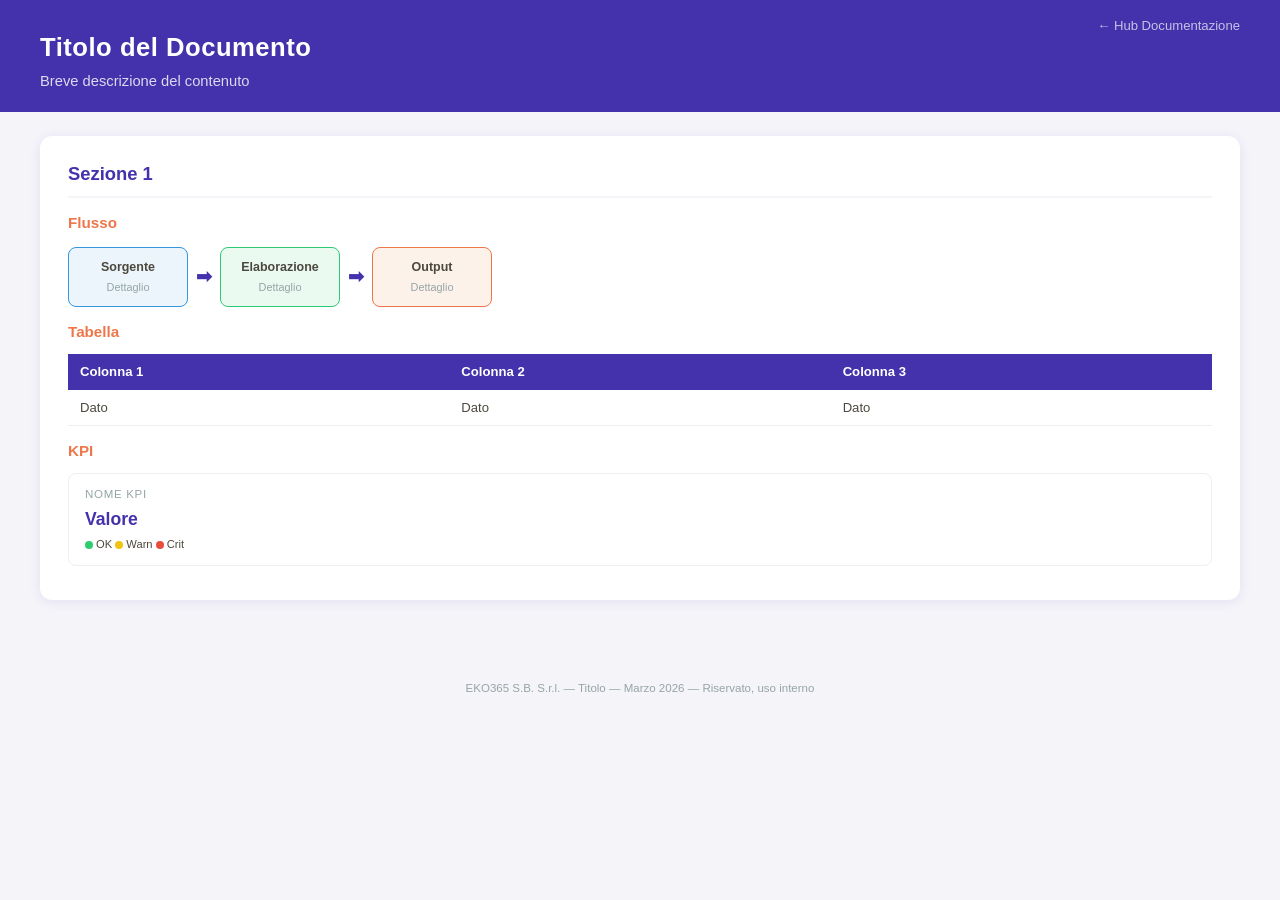
<file: _templates/page-template.html>
<!DOCTYPE html>
<html lang="it">
<head>
<meta charset="UTF-8">
<meta name="viewport" content="width=device-width, initial-scale=1.0">
<title>TITOLO — EKO365 Docs</title>
<link rel="stylesheet" href="../css/eko365.css">
<style>
  /* Stili specifici della pagina (se necessari) */
</style>
</head>
<body>

<div class="eko-header">
  <h1>Titolo del Documento</h1>
  <div class="subtitle">Breve descrizione del contenuto</div>
  <a href="../" class="back-link">&larr; Hub Documentazione</a>
</div>

<!-- CONTENUTO PRINCIPALE -->
<div style="padding: 24px 40px 40px;">

  <div class="detail-section">
    <h2>Sezione 1</h2>

    <!-- FLOW DIAGRAM (esempio) -->
    <h3>Flusso</h3>
    <div class="flow">
      <div class="flow-step source"><strong>Sorgente</strong><small>Dettaglio</small></div>
      <span class="flow-arrow">&#x27A1;</span>
      <div class="flow-step process"><strong>Elaborazione</strong><small>Dettaglio</small></div>
      <span class="flow-arrow">&#x27A1;</span>
      <div class="flow-step output"><strong>Output</strong><small>Dettaglio</small></div>
    </div>

    <!-- TABLE (esempio) -->
    <h3>Tabella</h3>
    <table class="tech-table">
      <thead><tr><th>Colonna 1</th><th>Colonna 2</th><th>Colonna 3</th></tr></thead>
      <tbody>
        <tr><td>Dato</td><td>Dato</td><td>Dato</td></tr>
      </tbody>
    </table>

    <!-- KPI (esempio) -->
    <h3>KPI</h3>
    <div class="kpi-row">
      <div class="kpi-card">
        <div class="kpi-label">Nome KPI</div>
        <div class="kpi-value">Valore</div>
        <div class="kpi-threshold"><span class="dot-green"></span>OK <span class="dot-yellow"></span>Warn <span class="dot-red"></span>Crit</div>
      </div>
    </div>
  </div>

</div>

<div class="eko-footer">
  EKO365 S.B. S.r.l. &mdash; Titolo &mdash; Marzo 2026 &mdash; Riservato, uso interno
</div>

</body>
</html>
</file>
<file: css/eko365.css>
/* =====================================================
   EKO365 DOCS — Shared Design System
   Colori corporate, tipografia, componenti riutilizzabili
   ===================================================== */

:root {
  --primary: #4332AC;
  --accent: #EE774A;
  --dark: #4C483D;
  --light: #F5F4F9;
  --white: #FFFFFF;
  --green: #2ECC71;
  --yellow: #F1C40F;
  --red: #E74C3C;
  --blue: #3498DB;
  --gray: #95A5A6;
  --shadow: 0 2px 12px rgba(67,50,172,0.10);
  --shadow-hover: 0 4px 20px rgba(67,50,172,0.18);
  --radius: 10px;
  --radius-sm: 6px;
  --font: 'Segoe UI', 'Century Gothic', Arial, sans-serif;
  --mono: 'Courier New', 'Consolas', monospace;
}

* { margin: 0; padding: 0; box-sizing: border-box; }
body { font-family: var(--font); background: var(--light); color: var(--dark); line-height: 1.5; }

/* ---- HEADER ---- */
.eko-header {
  background: var(--primary); color: var(--white);
  padding: 28px 40px 20px; position: relative;
}
.eko-header h1 { font-size: 1.6rem; font-weight: 600; letter-spacing: 0.02em; }
.eko-header .subtitle { font-size: 0.92rem; opacity: 0.82; margin-top: 4px; }
.eko-header .back-link {
  position: absolute; top: 16px; right: 40px;
  color: var(--white); text-decoration: none; font-size: 0.82rem; opacity: 0.7;
  transition: opacity 0.2s;
}
.eko-header .back-link:hover { opacity: 1; }

/* ---- FOOTER ---- */
.eko-footer {
  text-align: center; padding: 20px; font-size: 0.72rem; color: var(--gray);
}

/* ---- VIEW TOGGLE ---- */
.view-toggle { display: flex; gap: 0; margin: 24px 40px 0; }
.view-btn {
  padding: 10px 28px; border: 2px solid var(--primary);
  background: var(--white); color: var(--primary);
  cursor: pointer; font-size: 0.92rem; font-weight: 600; transition: all 0.2s;
}
.view-btn:first-child { border-radius: var(--radius-sm) 0 0 var(--radius-sm); }
.view-btn:last-child { border-radius: 0 var(--radius-sm) var(--radius-sm) 0; }
.view-btn.active { background: var(--primary); color: var(--white); }
.view-btn:hover:not(.active) { background: #eee; }

.view { display: none; padding: 24px 40px 40px; }
.view.active { display: block; }

/* ---- SECTION LABELS ---- */
.section-label {
  text-align: center; font-size: 0.72rem; font-weight: 700;
  text-transform: uppercase; letter-spacing: 0.12em;
  color: var(--gray); margin: 20px 0 10px;
}

/* ---- CARDS (High-Level) ---- */
.hl-row { display: flex; justify-content: center; gap: 24px; margin-bottom: 16px; flex-wrap: wrap; }

.hl-source {
  background: var(--white); border: 2px solid var(--primary); border-radius: var(--radius);
  padding: 14px 20px; text-align: center; width: 170px; box-shadow: var(--shadow);
}
.hl-source .icon { font-size: 1.6rem; margin-bottom: 4px; }
.hl-source .name { font-weight: 700; font-size: 0.88rem; color: var(--primary); }
.hl-source .type { font-size: 0.75rem; color: var(--gray); margin-top: 2px; }

.hl-pipeline {
  background: var(--white); border-radius: 12px; padding: 20px; width: 240px;
  box-shadow: var(--shadow); border-left: 5px solid var(--accent); position: relative;
}
.hl-pipeline .badge {
  position: absolute; top: -10px; right: 12px;
  background: var(--accent); color: var(--white);
  font-size: 0.68rem; font-weight: 700; padding: 3px 10px;
  border-radius: 10px; text-transform: uppercase; letter-spacing: 0.04em;
}
.hl-pipeline h3 { font-size: 1rem; color: var(--primary); margin-bottom: 8px; }

.hl-infra-box {
  background: var(--primary); color: var(--white); border-radius: var(--radius);
  padding: 16px 22px; text-align: center; width: 200px; box-shadow: var(--shadow);
}
.hl-infra-box .icon { font-size: 1.4rem; margin-bottom: 4px; }
.hl-infra-box .name { font-weight: 700; font-size: 0.88rem; }
.hl-infra-box .desc { font-size: 0.72rem; opacity: 0.8; margin-top: 4px; }

.hl-delivery-box {
  background: var(--accent); color: var(--white); border-radius: var(--radius);
  padding: 14px 20px; text-align: center; width: 170px; box-shadow: var(--shadow);
}
.hl-delivery-box .name { font-weight: 700; font-size: 0.88rem; }
.hl-delivery-box .desc { font-size: 0.72rem; opacity: 0.85; margin-top: 3px; }

/* ---- ARROW ---- */
.arrow-down { text-align: center; font-size: 1.8rem; color: var(--primary); margin: 6px 0; opacity: 0.5; }

/* ---- PHASES ---- */
.phases { display: flex; gap: 4px; margin-bottom: 10px; }
.phase { font-size: 0.68rem; padding: 2px 8px; border-radius: 4px; font-weight: 600; }
.phase.fetch { background: #D6EAF8; color: #2980B9; }
.phase.analyze { background: #D5F5E3; color: #27AE60; }
.phase.report { background: #FADBD8; color: #C0392B; }

.freq { font-size: 0.78rem; color: var(--gray); }

/* ---- OUTPUT TAGS ---- */
.output-tag { display: inline-block; font-size: 0.7rem; padding: 2px 7px; border-radius: 3px; margin: 2px; font-weight: 600; }
.output-tag.pptx { background: #F5CBA7; color: #935116; }
.output-tag.docx { background: #AED6F1; color: #1A5276; }
.output-tag.csv  { background: #ABEBC6; color: #196F3D; }
.output-tag.json { background: #D7BDE2; color: #6C3483; }
.outputs { margin-top: 8px; }

/* ---- TENANT CHIPS ---- */
.tenant-grid { display: flex; flex-wrap: wrap; gap: 8px; margin: 10px 0; }
.tenant-chip { background: var(--primary); color: var(--white); padding: 4px 12px; border-radius: 16px; font-size: 0.75rem; font-weight: 600; }

/* ---- DETAIL SECTIONS ---- */
.detail-section {
  background: var(--white); border-radius: 12px; padding: 24px 28px;
  margin-bottom: 20px; box-shadow: var(--shadow);
}
.detail-section h2 {
  font-size: 1.15rem; color: var(--primary); margin-bottom: 14px;
  padding-bottom: 8px; border-bottom: 2px solid var(--light);
}
.detail-section h3 { font-size: 0.95rem; color: var(--accent); margin: 14px 0 8px; }

/* ---- FLOW DIAGRAM ---- */
.flow { display: flex; align-items: center; gap: 8px; flex-wrap: wrap; margin: 12px 0; }
.flow-step {
  background: var(--light); border: 1px solid #ddd; border-radius: 8px;
  padding: 10px 14px; font-size: 0.82rem; text-align: center; min-width: 120px;
}
.flow-step.source  { border-color: var(--blue); background: #EBF5FB; }
.flow-step.process { border-color: var(--green); background: #EAFAF1; }
.flow-step.storage { border-color: var(--primary); background: #EDE7F6; }
.flow-step.output  { border-color: var(--accent); background: #FDF2E9; }
.flow-step.deliver { border-color: var(--red); background: #FDEDEC; }
.flow-step strong  { display: block; font-size: 0.78rem; color: var(--dark); }
.flow-step small   { font-size: 0.68rem; color: var(--gray); }
.flow-arrow { color: var(--primary); font-size: 1.2rem; font-weight: 700; }

/* ---- TABLES ---- */
.tech-table { width: 100%; border-collapse: collapse; font-size: 0.82rem; margin: 10px 0; }
.tech-table th { background: var(--primary); color: var(--white); padding: 8px 12px; text-align: left; font-weight: 600; }
.tech-table td { padding: 8px 12px; border-bottom: 1px solid #eee; vertical-align: top; }
.tech-table tr:hover td { background: var(--light); }

/* ---- BADGES ---- */
.tech-badge { display: inline-block; font-size: 0.68rem; padding: 2px 8px; border-radius: 4px; font-weight: 600; margin: 1px 2px; }
.tech-badge.python { background: #D4EFDF; color: #1E8449; }
.tech-badge.node   { background: #D6EAF8; color: #2471A3; }
.tech-badge.yaml   { background: #FCF3CF; color: #7D6608; }
.tech-badge.rest   { background: #F5CBA7; color: #935116; }

/* ---- MODULE GRID ---- */
.module-grid { display: grid; grid-template-columns: repeat(auto-fill, minmax(220px, 1fr)); gap: 12px; margin: 12px 0; }
.module-card { background: var(--light); border-radius: 8px; padding: 12px 14px; border-left: 4px solid var(--primary); }
.module-card .mod-name { font-weight: 700; font-size: 0.85rem; color: var(--primary); }
.module-card .mod-freq { font-size: 0.72rem; color: var(--gray); margin-top: 2px; }
.module-card .mod-data { font-size: 0.78rem; color: var(--dark); margin-top: 4px; }

/* ---- SCHEDULE ---- */
.schedule-row { display: flex; align-items: center; gap: 12px; padding: 8px 0; border-bottom: 1px solid #eee; }
.schedule-row .cron { font-family: var(--mono); font-size: 0.78rem; background: var(--dark); color: var(--white); padding: 3px 10px; border-radius: 4px; }
.schedule-row .desc { font-size: 0.82rem; flex: 1; }
.pipeline-tag { font-size: 0.72rem; font-weight: 700; padding: 2px 8px; border-radius: 4px; }
.tag-desk365     { background: #FADBD8; color: #922B21; }
.tag-smartbackup { background: #D4EFDF; color: #1E8449; }
.tag-m365        { background: #D6EAF8; color: #2471A3; }
.tag-veeam       { background: #FCE4EC; color: #880E4F; }

/* ---- S3 TREE ---- */
.s3-tree {
  font-family: var(--mono); font-size: 0.78rem;
  background: var(--dark); color: #A3E4D7;
  padding: 16px 20px; border-radius: 8px; line-height: 1.6; overflow-x: auto;
}
.s3-tree .folder  { color: #85C1E9; }
.s3-tree .file    { color: #F9E79F; }
.s3-tree .comment { color: #7F8C8D; font-style: italic; }

/* ---- KPI CARDS ---- */
.kpi-row { display: flex; gap: 16px; flex-wrap: wrap; margin: 10px 0; }
.kpi-card { background: var(--white); border: 1px solid #eee; border-radius: 8px; padding: 12px 16px; min-width: 160px; flex: 1; }
.kpi-card .kpi-label { font-size: 0.72rem; color: var(--gray); text-transform: uppercase; letter-spacing: 0.06em; }
.kpi-card .kpi-value { font-size: 1.1rem; font-weight: 700; color: var(--primary); margin-top: 2px; }
.kpi-card .kpi-threshold { font-size: 0.7rem; margin-top: 4px; }
.kpi-card .kpi-threshold span { display: inline-block; width: 8px; height: 8px; border-radius: 50%; margin-right: 3px; vertical-align: middle; }
.dot-green  { background: var(--green); }
.dot-yellow { background: var(--yellow); }
.dot-red    { background: var(--red); }

/* ---- HUB PAGE SPECIFIC ---- */
.hub-grid {
  display: grid; grid-template-columns: repeat(auto-fill, minmax(320px, 1fr));
  gap: 24px; padding: 32px 40px;
}
.hub-card {
  background: var(--white); border-radius: 12px; padding: 24px 28px;
  box-shadow: var(--shadow); border-left: 5px solid var(--accent);
  text-decoration: none; color: var(--dark); transition: all 0.25s;
  display: block; position: relative;
}
.hub-card:hover { box-shadow: var(--shadow-hover); transform: translateY(-2px); }
.hub-card h2 { font-size: 1.1rem; color: var(--primary); margin-bottom: 6px; }
.hub-card p { font-size: 0.85rem; color: var(--gray); line-height: 1.4; }
.hub-card .meta { font-size: 0.72rem; color: var(--gray); margin-top: 12px; display: flex; gap: 16px; }
.hub-card .meta span { display: flex; align-items: center; gap: 4px; }
.hub-card .status {
  position: absolute; top: 16px; right: 16px;
  font-size: 0.68rem; font-weight: 700; padding: 3px 10px; border-radius: 10px;
  text-transform: uppercase; letter-spacing: 0.04em;
}
.status-live     { background: #D4EFDF; color: #1E8449; }
.status-draft    { background: #FCF3CF; color: #7D6608; }
.status-planned  { background: #D6EAF8; color: #2471A3; }

.hub-empty {
  text-align: center; padding: 60px 40px; color: var(--gray);
}
.hub-empty p { font-size: 0.92rem; max-width: 500px; margin: 0 auto; }

/* ---- RESPONSIVE ---- */
@media (max-width: 900px) {
  .hl-row { flex-direction: column; align-items: center; }
  .view { padding: 16px; }
  .eko-header { padding: 20px; }
  .view-toggle { margin: 16px 20px 0; }
  .hub-grid { padding: 16px; grid-template-columns: 1fr; }
}
</file>
